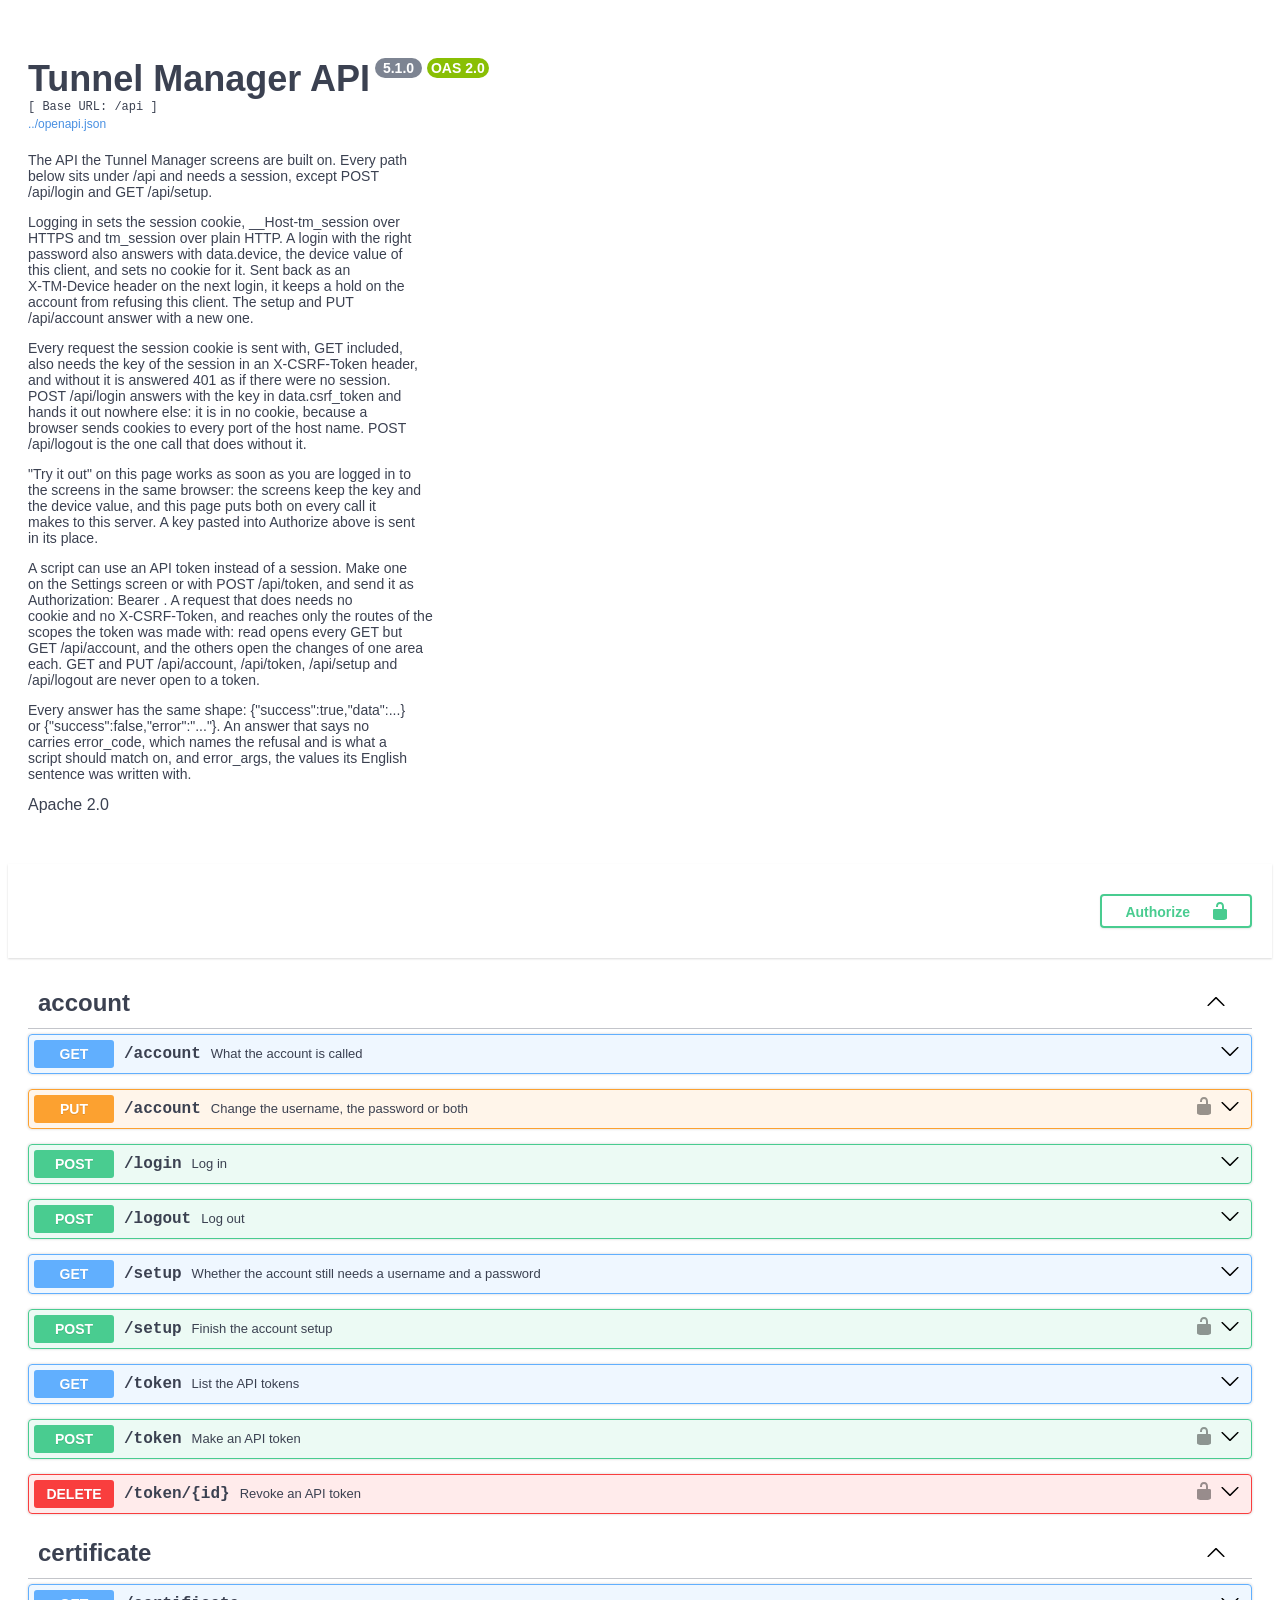
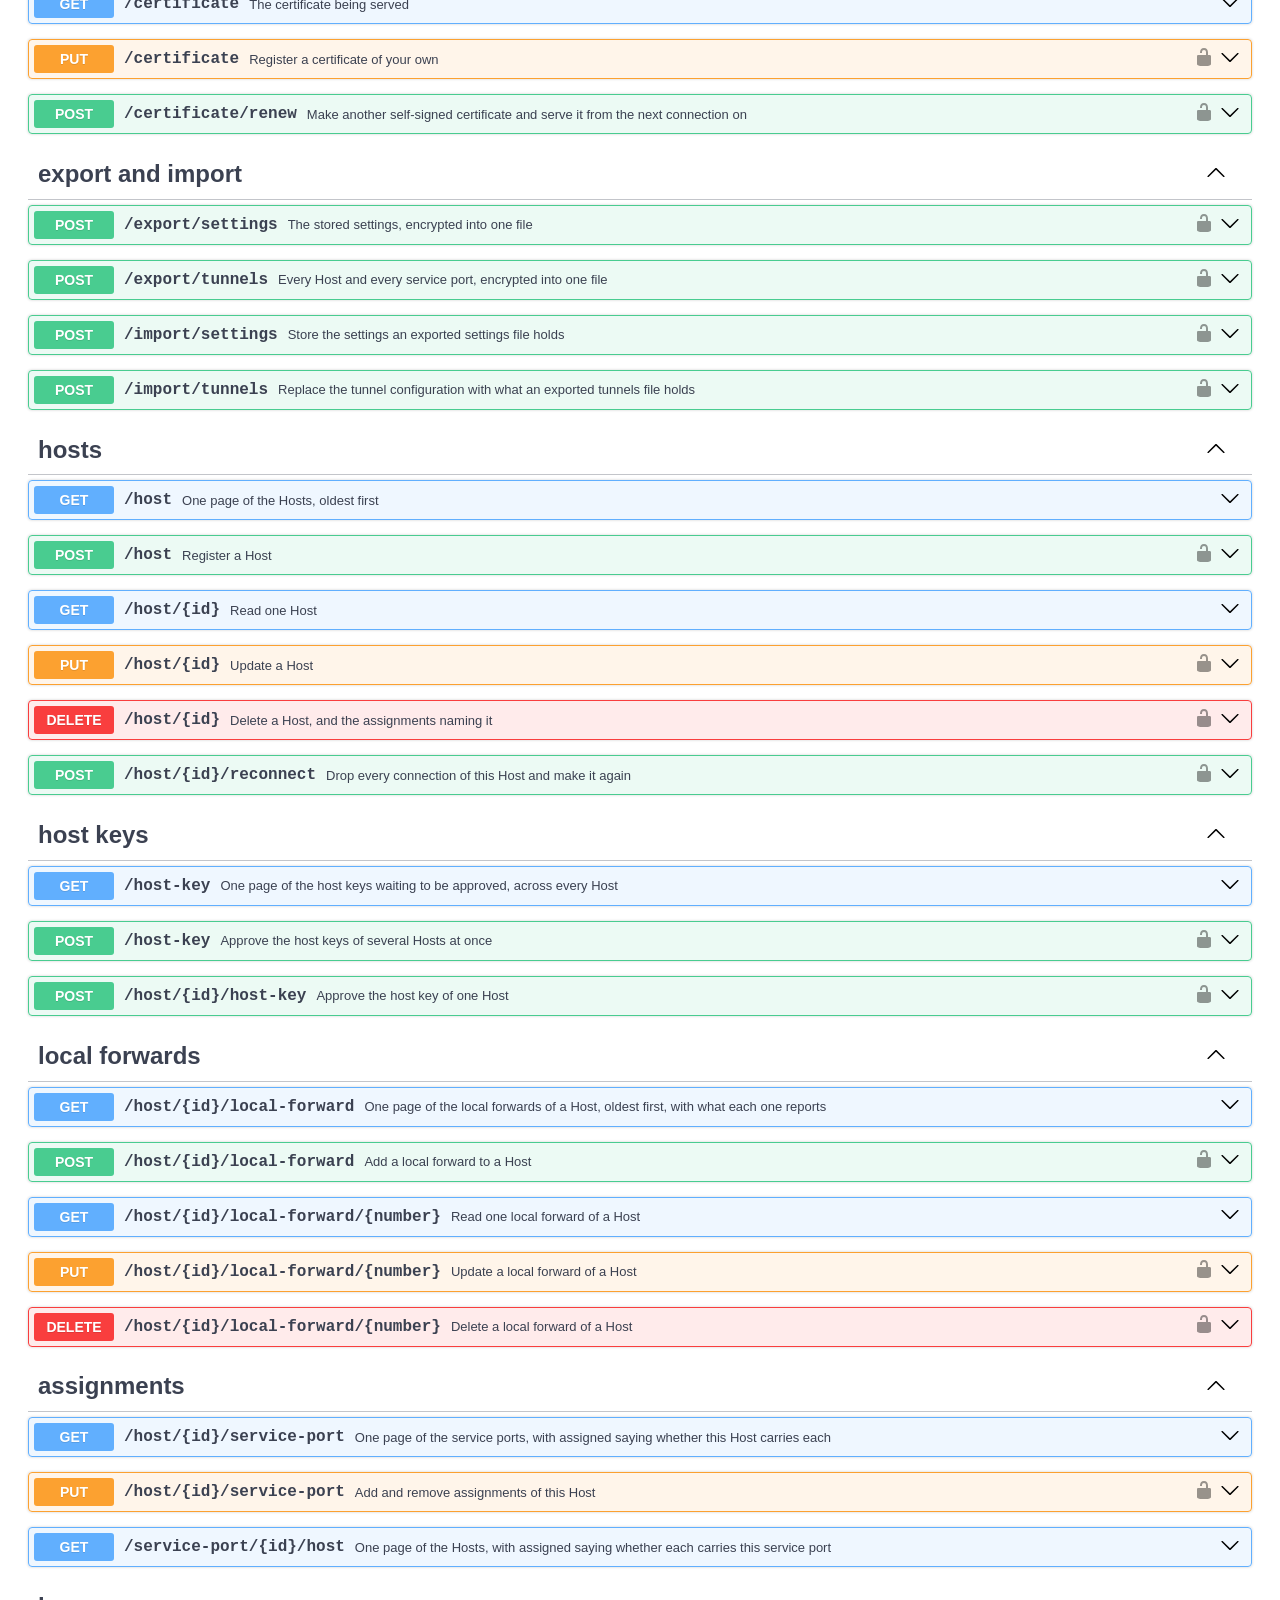
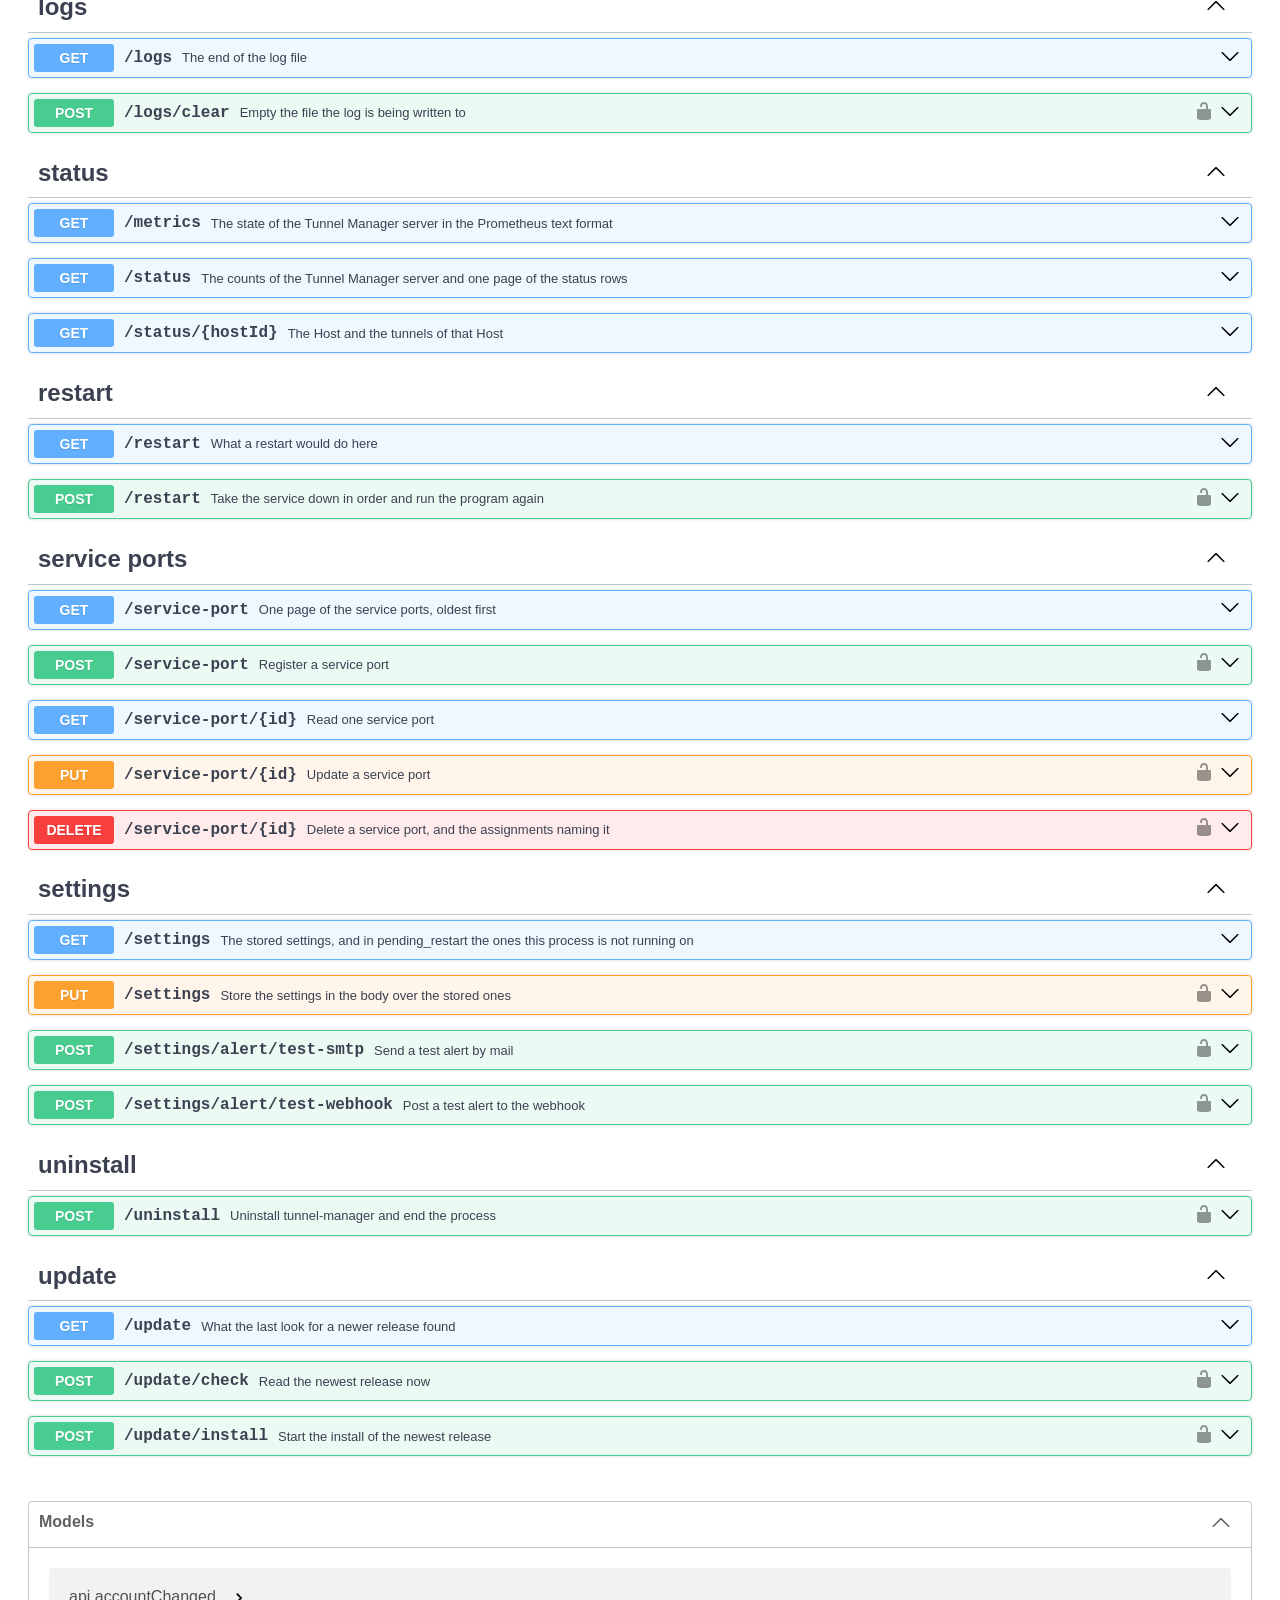
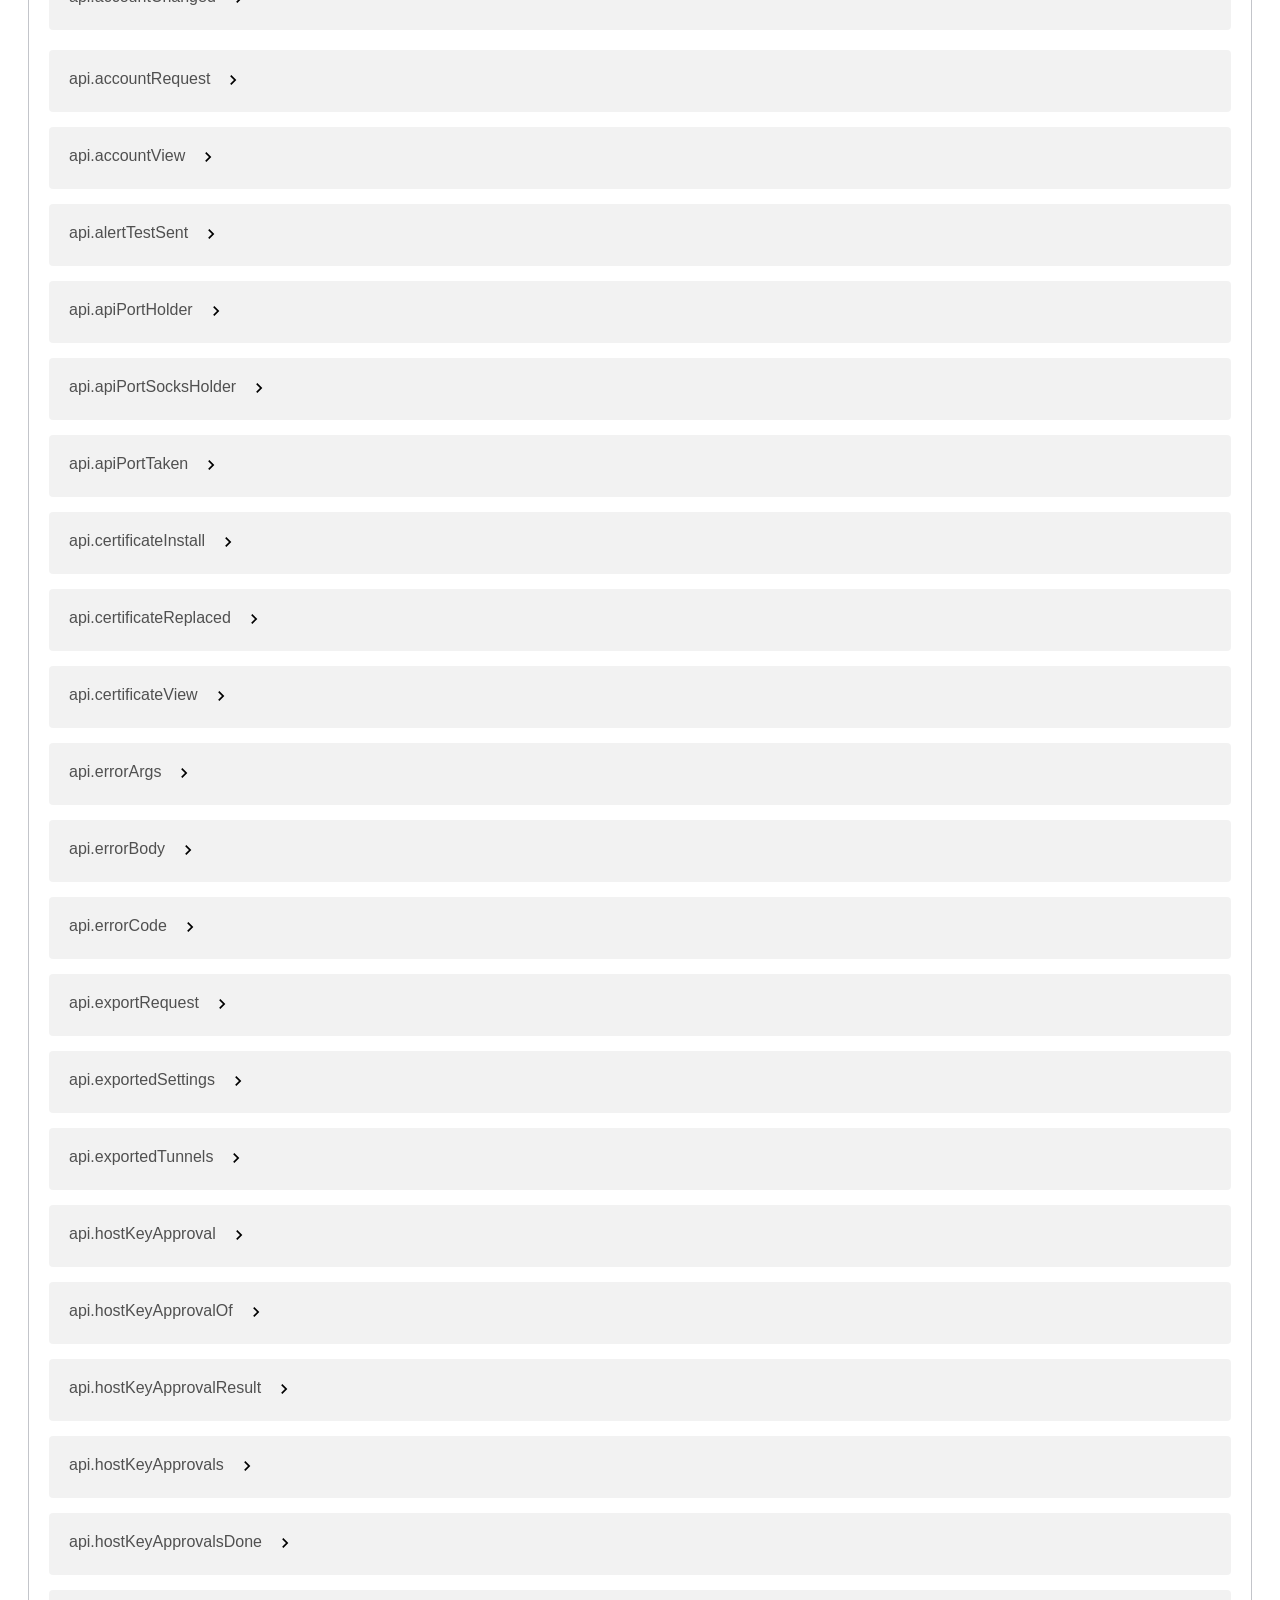
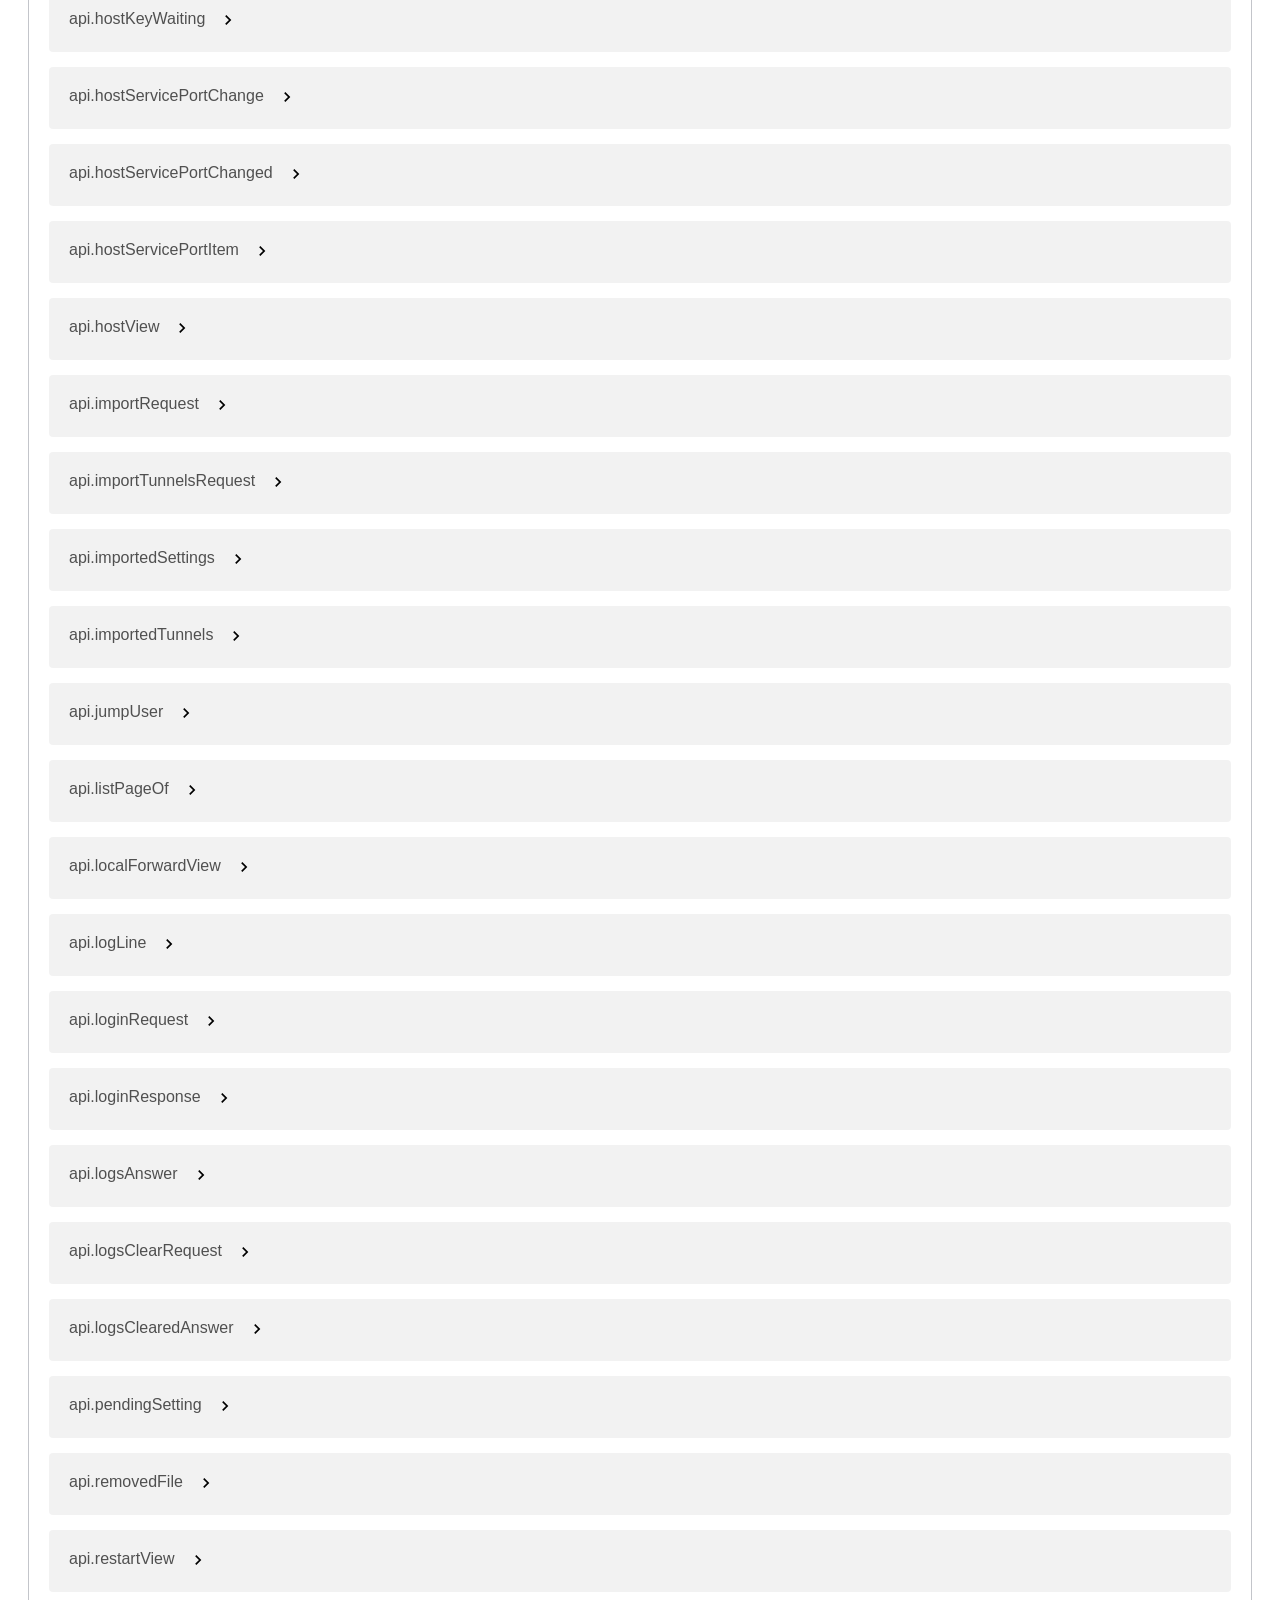
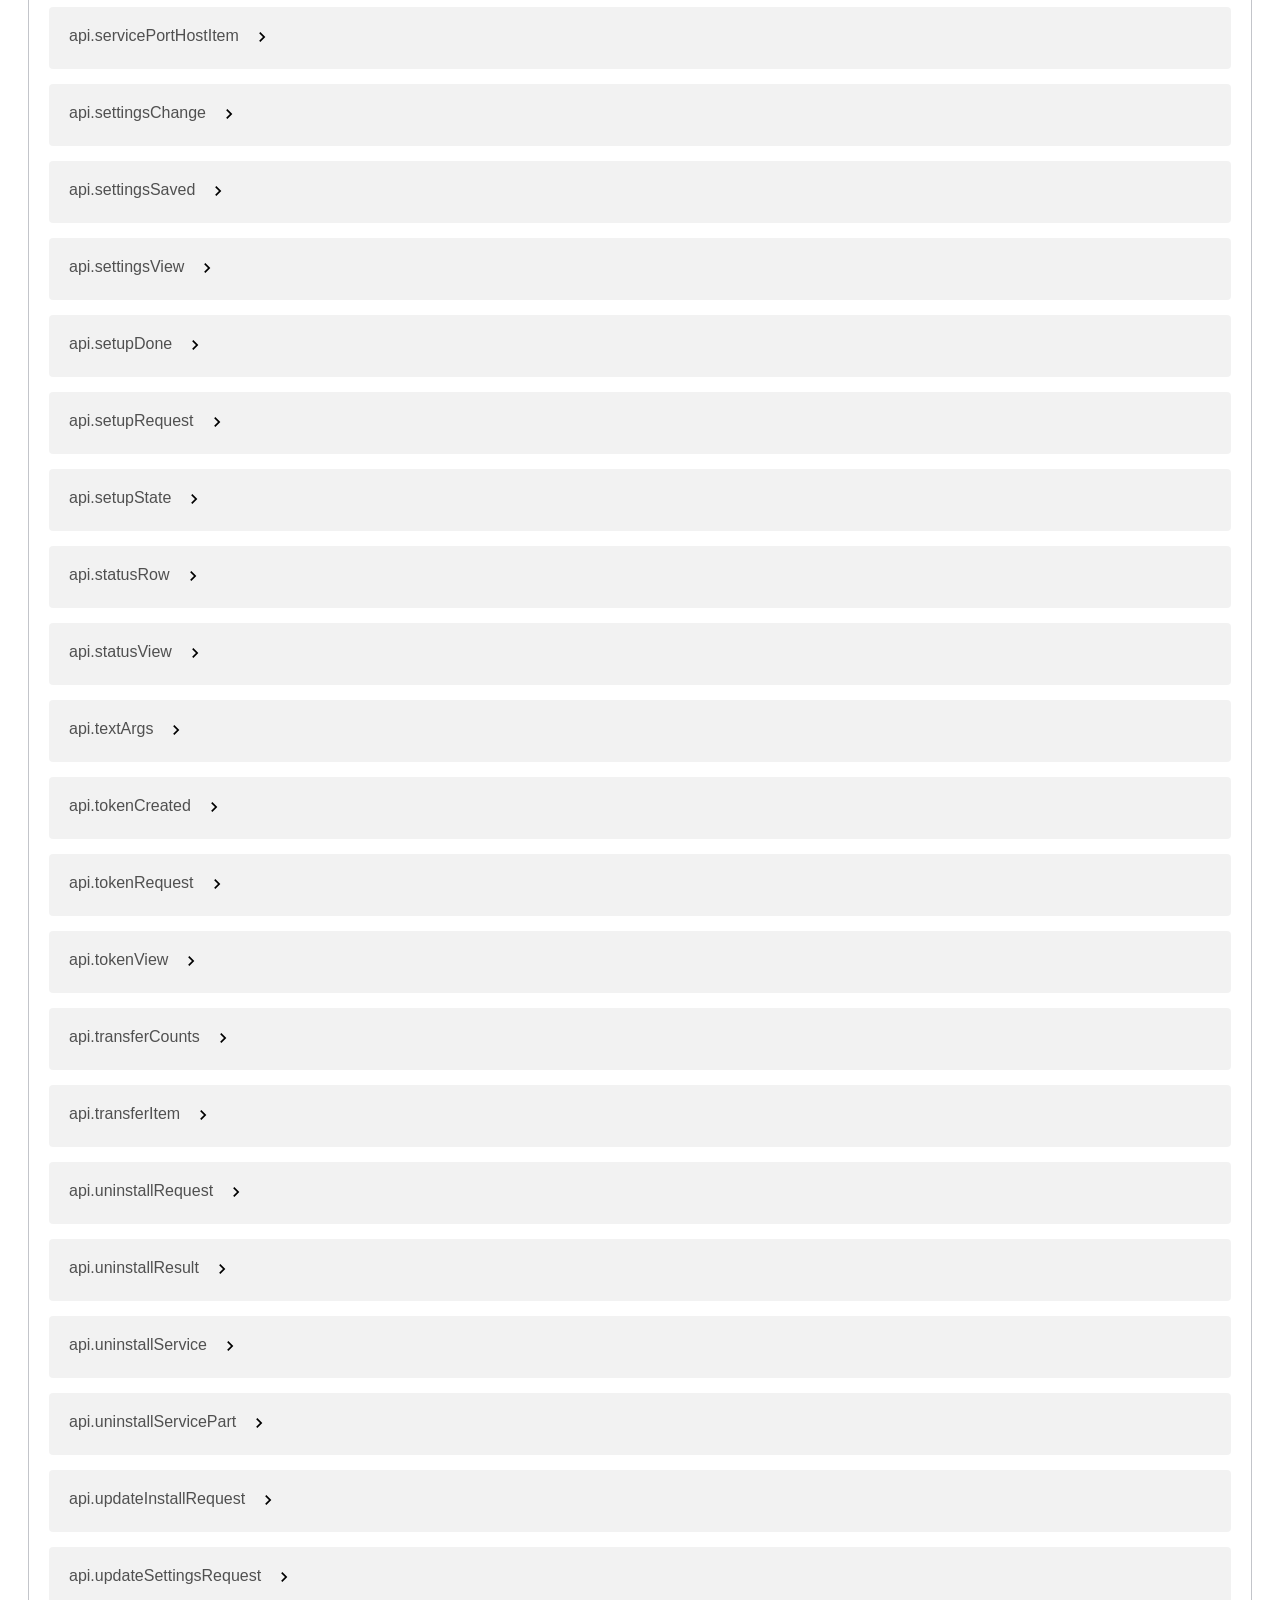
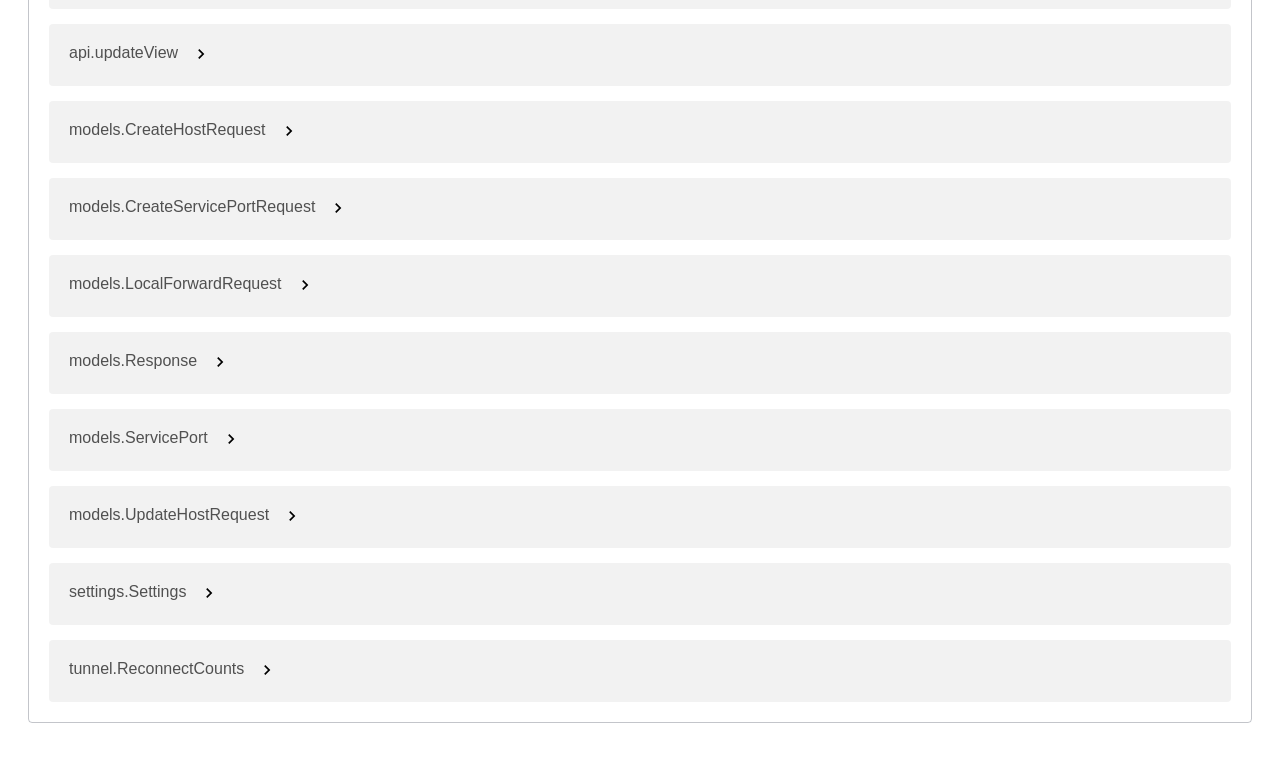
<file: internal/web/static/api-docs/index.html>
<!DOCTYPE html>
<html lang="en">
  <head>
    <meta charset="utf-8" />
    <meta name="viewport" content="width=device-width, initial-scale=1" />
    <title>Tunnel Manager API</title>

    <!--
      The stylesheet and the scripts are files this server holds. Nothing here
      is fetched from a content delivery network: an installation that reaches
      nothing but the hosts it forwards to still has to be able to open this
      page, which is the same reason the operator UI is built into the binary.
    -->
    <link rel="stylesheet" href="swagger-ui.css" />
    <link rel="icon" type="image/png" sizes="32x32" href="/ui/icons/favicon-32.png" />
    <link rel="icon" type="image/png" sizes="192x192" href="/ui/icons/icon-192.png" />
    <link rel="icon" type="image/x-icon" sizes="16x16 32x32 48x48" href="/ui/icons/favicon.ico" />
    <link rel="apple-touch-icon" href="/ui/icons/apple-touch-icon.png" />
  </head>

  <body>
    <div id="swagger-ui"></div>

    <script src="swagger-ui-bundle.js"></script>

    <!--
      The configuration is a file of its own rather than a script written into
      this page. An inline script has to be named by its hash in the policy
      that guards this page, and that hash then has to be produced wherever the
      page is served from; a file only has to be allowed once, as 'self'.
    -->
    <script src="init.js"></script>
  </body>
</html>
</file>
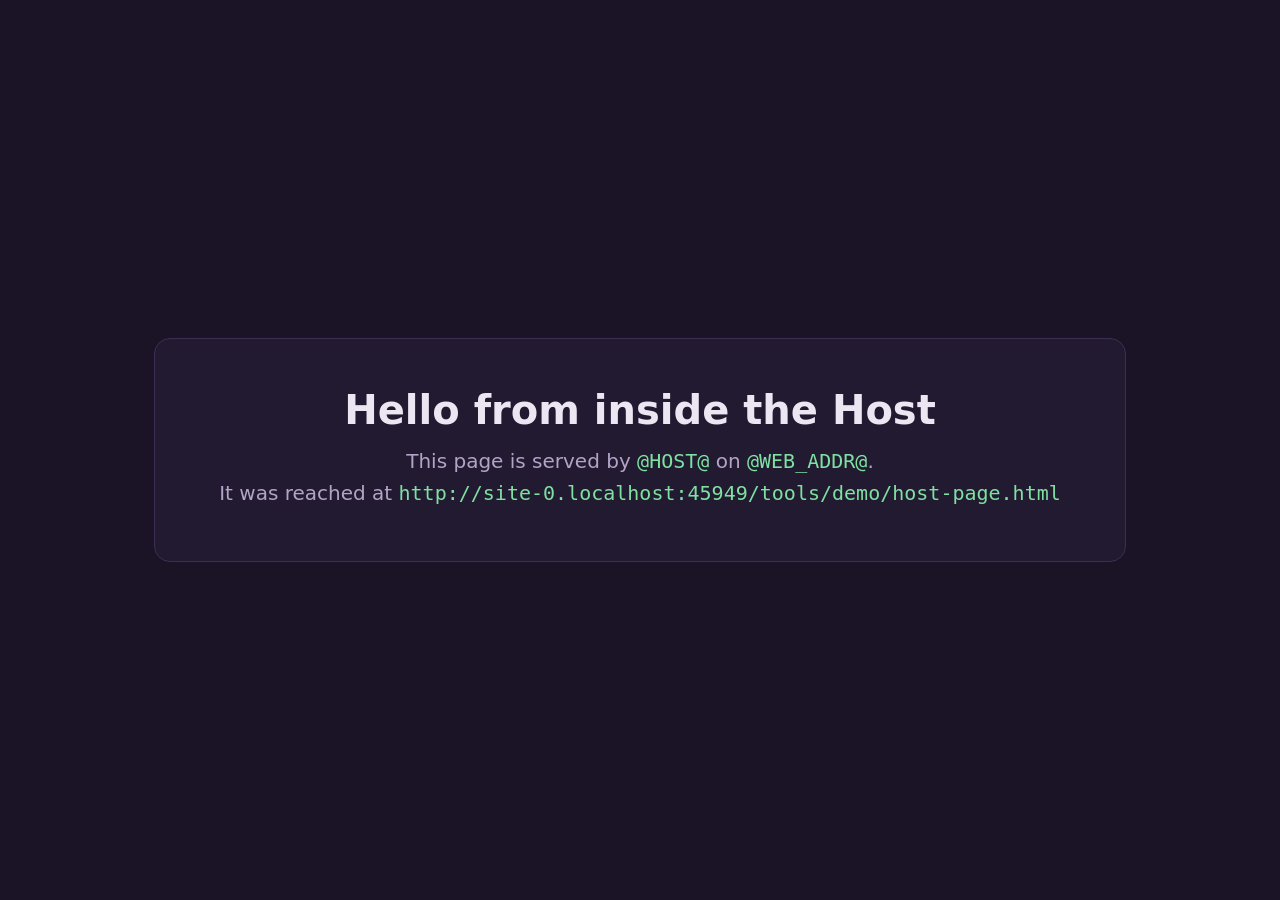
<file: tools/demo/host-page.html>
<!DOCTYPE html>
<html lang="en">
<head>
<meta charset="utf-8">
<title>Inside @HOST@</title>
<style>
  body { margin: 0; min-height: 100vh; display: flex; align-items: center; justify-content: center;
         background: #1a1426; color: #ece6f3; font-family: system-ui, sans-serif; }
  main { text-align: center; padding: 48px 64px; border: 1px solid #3d2f52; border-radius: 16px;
         background: #221a31; }
  h1 { margin: 0 0 16px; font-size: 40px; }
  p { margin: 8px 0; font-size: 20px; color: #b3a3c6; }
  code { color: #7ee0a1; }
</style>
</head>
<body>
<main>
<h1>Hello from inside the Host</h1>
<p>This page is served by <code>@HOST@</code> on <code>@WEB_ADDR@</code>.</p>
<p>It was reached at <code id="address"></code></p>
</main>
<script>document.getElementById("address").textContent = window.location.href;</script>
</body>
</html>
</file>
<file: internal/web/static/api-docs/swagger-ui.css>
.swagger-ui{color:#3b4151;container-name:swagger-ui;container-type:inline-size;/*! normalize.css v7.0.0 | MIT License | github.com/necolas/normalize.css */font-family:sans-serif}.swagger-ui html{line-height:1.15;-ms-text-size-adjust:100%;-webkit-text-size-adjust:100%}.swagger-ui body{margin:0}.swagger-ui article,.swagger-ui aside,.swagger-ui footer,.swagger-ui header,.swagger-ui nav,.swagger-ui section{display:block}.swagger-ui h1{font-size:2em;margin:.67em 0}.swagger-ui figcaption,.swagger-ui figure,.swagger-ui main{display:block}.swagger-ui figure{margin:1em 40px}.swagger-ui hr{box-sizing:content-box;height:0;overflow:visible}.swagger-ui pre{font-family:monospace,monospace;font-size:1em}.swagger-ui a{background-color:transparent;-webkit-text-decoration-skip:objects}.swagger-ui abbr[title]{border-bottom:none;text-decoration:underline;-webkit-text-decoration:underline dotted;text-decoration:underline dotted}.swagger-ui b,.swagger-ui strong{font-weight:inherit;font-weight:bolder}.swagger-ui code,.swagger-ui kbd,.swagger-ui samp{font-family:monospace,monospace;font-size:1em}.swagger-ui dfn{font-style:italic}.swagger-ui mark{background-color:#ff0;color:#000}.swagger-ui small{font-size:80%}.swagger-ui sub,.swagger-ui sup{font-size:75%;line-height:0;position:relative;vertical-align:baseline}.swagger-ui sub{bottom:-.25em}.swagger-ui sup{top:-.5em}.swagger-ui audio,.swagger-ui video{display:inline-block}.swagger-ui audio:not([controls]){display:none;height:0}.swagger-ui img{border-style:none}.swagger-ui svg:not(:root){overflow:hidden}.swagger-ui button,.swagger-ui input,.swagger-ui optgroup,.swagger-ui select,.swagger-ui textarea{font-family:sans-serif;font-size:100%;line-height:1.15;margin:0}.swagger-ui button,.swagger-ui input{overflow:visible}.swagger-ui button,.swagger-ui select{text-transform:none}.swagger-ui [type=reset],.swagger-ui [type=submit],.swagger-ui button,.swagger-ui html [type=button]{-webkit-appearance:button}.swagger-ui [type=button]::-moz-focus-inner,.swagger-ui [type=reset]::-moz-focus-inner,.swagger-ui [type=submit]::-moz-focus-inner,.swagger-ui button::-moz-focus-inner{border-style:none;padding:0}.swagger-ui [type=button]:-moz-focusring,.swagger-ui [type=reset]:-moz-focusring,.swagger-ui [type=submit]:-moz-focusring,.swagger-ui button:-moz-focusring{outline:1px dotted ButtonText}.swagger-ui fieldset{padding:.35em .75em .625em}.swagger-ui legend{box-sizing:border-box;color:inherit;display:table;max-width:100%;padding:0;white-space:normal}.swagger-ui progress{display:inline-block;vertical-align:baseline}.swagger-ui textarea{overflow:auto}.swagger-ui [type=checkbox],.swagger-ui [type=radio]{box-sizing:border-box;padding:0}.swagger-ui [type=number]::-webkit-inner-spin-button,.swagger-ui [type=number]::-webkit-outer-spin-button{height:auto}.swagger-ui [type=search]{-webkit-appearance:textfield;outline-offset:-2px}.swagger-ui [type=search]::-webkit-search-cancel-button,.swagger-ui [type=search]::-webkit-search-decoration{-webkit-appearance:none}.swagger-ui ::-webkit-file-upload-button{-webkit-appearance:button;font:inherit}.swagger-ui details,.swagger-ui menu{display:block}.swagger-ui summary{display:list-item}.swagger-ui canvas{display:inline-block}.swagger-ui [hidden],.swagger-ui template{display:none}.swagger-ui .debug *{outline:1px solid gold}.swagger-ui .debug-white *{outline:1px solid #fff}.swagger-ui .debug-black *{outline:1px solid #000}.swagger-ui .debug-grid{background:transparent url([data-uri]) repeat 0 0}.swagger-ui .debug-grid-16{background:transparent url([data-uri]) repeat 0 0}.swagger-ui .debug-grid-8-solid{background:#fff url([data-uri]) repeat 0 0}.swagger-ui .debug-grid-16-solid{background:#fff url([data-uri]) repeat 0 0}.swagger-ui .border-box,.swagger-ui a,.swagger-ui article,.swagger-ui body,.swagger-ui code,.swagger-ui dd,.swagger-ui div,.swagger-ui dl,.swagger-ui dt,.swagger-ui fieldset,.swagger-ui footer,.swagger-ui form,.swagger-ui h1,.swagger-ui h2,.swagger-ui h3,.swagger-ui h4,.swagger-ui h5,.swagger-ui h6,.swagger-ui header,.swagger-ui html,.swagger-ui input[type=email],.swagger-ui input[type=number],.swagger-ui input[type=password],.swagger-ui input[type=tel],.swagger-ui input[type=text],.swagger-ui input[type=url],.swagger-ui legend,.swagger-ui li,.swagger-ui main,.swagger-ui ol,.swagger-ui p,.swagger-ui pre,.swagger-ui section,.swagger-ui table,.swagger-ui td,.swagger-ui textarea,.swagger-ui th,.swagger-ui tr,.swagger-ui ul{box-sizing:border-box}.swagger-ui .aspect-ratio{height:0;position:relative}.swagger-ui .aspect-ratio--16x9{padding-bottom:56.25%}.swagger-ui .aspect-ratio--9x16{padding-bottom:177.77%}.swagger-ui .aspect-ratio--4x3{padding-bottom:75%}.swagger-ui .aspect-ratio--3x4{padding-bottom:133.33%}.swagger-ui .aspect-ratio--6x4{padding-bottom:66.6%}.swagger-ui .aspect-ratio--4x6{padding-bottom:150%}.swagger-ui .aspect-ratio--8x5{padding-bottom:62.5%}.swagger-ui .aspect-ratio--5x8{padding-bottom:160%}.swagger-ui .aspect-ratio--7x5{padding-bottom:71.42%}.swagger-ui .aspect-ratio--5x7{padding-bottom:140%}.swagger-ui .aspect-ratio--1x1{padding-bottom:100%}.swagger-ui .aspect-ratio--object{bottom:0;height:100%;left:0;position:absolute;right:0;top:0;width:100%;z-index:100}@media screen and (min-width:30em){.swagger-ui .aspect-ratio-ns{height:0;position:relative}.swagger-ui .aspect-ratio--16x9-ns{padding-bottom:56.25%}.swagger-ui .aspect-ratio--9x16-ns{padding-bottom:177.77%}.swagger-ui .aspect-ratio--4x3-ns{padding-bottom:75%}.swagger-ui .aspect-ratio--3x4-ns{padding-bottom:133.33%}.swagger-ui .aspect-ratio--6x4-ns{padding-bottom:66.6%}.swagger-ui .aspect-ratio--4x6-ns{padding-bottom:150%}.swagger-ui .aspect-ratio--8x5-ns{padding-bottom:62.5%}.swagger-ui .aspect-ratio--5x8-ns{padding-bottom:160%}.swagger-ui .aspect-ratio--7x5-ns{padding-bottom:71.42%}.swagger-ui .aspect-ratio--5x7-ns{padding-bottom:140%}.swagger-ui .aspect-ratio--1x1-ns{padding-bottom:100%}.swagger-ui .aspect-ratio--object-ns{bottom:0;height:100%;left:0;position:absolute;right:0;top:0;width:100%;z-index:100}}@media screen and (min-width:30em)and (max-width:60em){.swagger-ui .aspect-ratio-m{height:0;position:relative}.swagger-ui .aspect-ratio--16x9-m{padding-bottom:56.25%}.swagger-ui .aspect-ratio--9x16-m{padding-bottom:177.77%}.swagger-ui .aspect-ratio--4x3-m{padding-bottom:75%}.swagger-ui .aspect-ratio--3x4-m{padding-bottom:133.33%}.swagger-ui .aspect-ratio--6x4-m{padding-bottom:66.6%}.swagger-ui .aspect-ratio--4x6-m{padding-bottom:150%}.swagger-ui .aspect-ratio--8x5-m{padding-bottom:62.5%}.swagger-ui .aspect-ratio--5x8-m{padding-bottom:160%}.swagger-ui .aspect-ratio--7x5-m{padding-bottom:71.42%}.swagger-ui .aspect-ratio--5x7-m{padding-bottom:140%}.swagger-ui .aspect-ratio--1x1-m{padding-bottom:100%}.swagger-ui .aspect-ratio--object-m{bottom:0;height:100%;left:0;position:absolute;right:0;top:0;width:100%;z-index:100}}@media screen and (min-width:60em){.swagger-ui .aspect-ratio-l{height:0;position:relative}.swagger-ui .aspect-ratio--16x9-l{padding-bottom:56.25%}.swagger-ui .aspect-ratio--9x16-l{padding-bottom:177.77%}.swagger-ui .aspect-ratio--4x3-l{padding-bottom:75%}.swagger-ui .aspect-ratio--3x4-l{padding-bottom:133.33%}.swagger-ui .aspect-ratio--6x4-l{padding-bottom:66.6%}.swagger-ui .aspect-ratio--4x6-l{padding-bottom:150%}.swagger-ui .aspect-ratio--8x5-l{padding-bottom:62.5%}.swagger-ui .aspect-ratio--5x8-l{padding-bottom:160%}.swagger-ui .aspect-ratio--7x5-l{padding-bottom:71.42%}.swagger-ui .aspect-ratio--5x7-l{padding-bottom:140%}.swagger-ui .aspect-ratio--1x1-l{padding-bottom:100%}.swagger-ui .aspect-ratio--object-l{bottom:0;height:100%;left:0;position:absolute;right:0;top:0;width:100%;z-index:100}}.swagger-ui img{max-width:100%}.swagger-ui .cover{background-size:cover!important}.swagger-ui .contain{background-size:contain!important}@media screen and (min-width:30em){.swagger-ui .cover-ns{background-size:cover!important}.swagger-ui .contain-ns{background-size:contain!important}}@media screen and (min-width:30em)and (max-width:60em){.swagger-ui .cover-m{background-size:cover!important}.swagger-ui .contain-m{background-size:contain!important}}@media screen and (min-width:60em){.swagger-ui .cover-l{background-size:cover!important}.swagger-ui .contain-l{background-size:contain!important}}.swagger-ui .bg-center{background-position:50%;background-repeat:no-repeat}.swagger-ui .bg-top{background-position:top;background-repeat:no-repeat}.swagger-ui .bg-right{background-position:100%;background-repeat:no-repeat}.swagger-ui .bg-bottom{background-position:bottom;background-repeat:no-repeat}.swagger-ui .bg-left{background-position:0;background-repeat:no-repeat}@media screen and (min-width:30em){.swagger-ui .bg-center-ns{background-position:50%;background-repeat:no-repeat}.swagger-ui .bg-top-ns{background-position:top;background-repeat:no-repeat}.swagger-ui .bg-right-ns{background-position:100%;background-repeat:no-repeat}.swagger-ui .bg-bottom-ns{background-position:bottom;background-repeat:no-repeat}.swagger-ui .bg-left-ns{background-position:0;background-repeat:no-repeat}}@media screen and (min-width:30em)and (max-width:60em){.swagger-ui .bg-center-m{background-position:50%;background-repeat:no-repeat}.swagger-ui .bg-top-m{background-position:top;background-repeat:no-repeat}.swagger-ui .bg-right-m{background-position:100%;background-repeat:no-repeat}.swagger-ui .bg-bottom-m{background-position:bottom;background-repeat:no-repeat}.swagger-ui .bg-left-m{background-position:0;background-repeat:no-repeat}}@media screen and (min-width:60em){.swagger-ui .bg-center-l{background-position:50%;background-repeat:no-repeat}.swagger-ui .bg-top-l{background-position:top;background-repeat:no-repeat}.swagger-ui .bg-right-l{background-position:100%;background-repeat:no-repeat}.swagger-ui .bg-bottom-l{background-position:bottom;background-repeat:no-repeat}.swagger-ui .bg-left-l{background-position:0;background-repeat:no-repeat}}.swagger-ui .outline{outline:1px solid}.swagger-ui .outline-transparent{outline:1px solid transparent}.swagger-ui .outline-0{outline:0}@media screen and (min-width:30em){.swagger-ui .outline-ns{outline:1px solid}.swagger-ui .outline-transparent-ns{outline:1px solid transparent}.swagger-ui .outline-0-ns{outline:0}}@media screen and (min-width:30em)and (max-width:60em){.swagger-ui .outline-m{outline:1px solid}.swagger-ui .outline-transparent-m{outline:1px solid transparent}.swagger-ui .outline-0-m{outline:0}}@media screen and (min-width:60em){.swagger-ui .outline-l{outline:1px solid}.swagger-ui .outline-transparent-l{outline:1px solid transparent}.swagger-ui .outline-0-l{outline:0}}.swagger-ui .ba{border-style:solid;border-width:1px}.swagger-ui .bt{border-top-style:solid;border-top-width:1px}.swagger-ui .br{border-right-style:solid;border-right-width:1px}.swagger-ui .bb{border-bottom-style:solid;border-bottom-width:1px}.swagger-ui .bl{border-left-style:solid;border-left-width:1px}.swagger-ui .bn{border-style:none;border-width:0}@media screen and (min-width:30em){.swagger-ui .ba-ns{border-style:solid;border-width:1px}.swagger-ui .bt-ns{border-top-style:solid;border-top-width:1px}.swagger-ui .br-ns{border-right-style:solid;border-right-width:1px}.swagger-ui .bb-ns{border-bottom-style:solid;border-bottom-width:1px}.swagger-ui .bl-ns{border-left-style:solid;border-left-width:1px}.swagger-ui .bn-ns{border-style:none;border-width:0}}@media screen and (min-width:30em)and (max-width:60em){.swagger-ui .ba-m{border-style:solid;border-width:1px}.swagger-ui .bt-m{border-top-style:solid;border-top-width:1px}.swagger-ui .br-m{border-right-style:solid;border-right-width:1px}.swagger-ui .bb-m{border-bottom-style:solid;border-bottom-width:1px}.swagger-ui .bl-m{border-left-style:solid;border-left-width:1px}.swagger-ui .bn-m{border-style:none;border-width:0}}@media screen and (min-width:60em){.swagger-ui .ba-l{border-style:solid;border-width:1px}.swagger-ui .bt-l{border-top-style:solid;border-top-width:1px}.swagger-ui .br-l{border-right-style:solid;border-right-width:1px}.swagger-ui .bb-l{border-bottom-style:solid;border-bottom-width:1px}.swagger-ui .bl-l{border-left-style:solid;border-left-width:1px}.swagger-ui .bn-l{border-style:none;border-width:0}}.swagger-ui .b--black{border-color:#000}.swagger-ui .b--near-black{border-color:#111}.swagger-ui .b--dark-gray{border-color:#333}.swagger-ui .b--mid-gray{border-color:#555}.swagger-ui .b--gray{border-color:#777}.swagger-ui .b--silver{border-color:#999}.swagger-ui .b--light-silver{border-color:#aaa}.swagger-ui .b--moon-gray{border-color:#ccc}.swagger-ui .b--light-gray{border-color:#eee}.swagger-ui .b--near-white{border-color:#f4f4f4}.swagger-ui .b--white{border-color:#fff}.swagger-ui .b--white-90{border-color:hsla(0,0%,100%,.9)}.swagger-ui .b--white-80{border-color:hsla(0,0%,100%,.8)}.swagger-ui .b--white-70{border-color:hsla(0,0%,100%,.7)}.swagger-ui .b--white-60{border-color:hsla(0,0%,100%,.6)}.swagger-ui .b--white-50{border-color:hsla(0,0%,100%,.5)}.swagger-ui .b--white-40{border-color:hsla(0,0%,100%,.4)}.swagger-ui .b--white-30{border-color:hsla(0,0%,100%,.3)}.swagger-ui .b--white-20{border-color:hsla(0,0%,100%,.2)}.swagger-ui .b--white-10{border-color:hsla(0,0%,100%,.1)}.swagger-ui .b--white-05{border-color:hsla(0,0%,100%,.05)}.swagger-ui .b--white-025{border-color:hsla(0,0%,100%,.025)}.swagger-ui .b--white-0125{border-color:hsla(0,0%,100%,.013)}.swagger-ui .b--black-90{border-color:rgba(0,0,0,.9)}.swagger-ui .b--black-80{border-color:rgba(0,0,0,.8)}.swagger-ui .b--black-70{border-color:rgba(0,0,0,.7)}.swagger-ui .b--black-60{border-color:rgba(0,0,0,.6)}.swagger-ui .b--black-50{border-color:rgba(0,0,0,.5)}.swagger-ui .b--black-40{border-color:rgba(0,0,0,.4)}.swagger-ui .b--black-30{border-color:rgba(0,0,0,.3)}.swagger-ui .b--black-20{border-color:rgba(0,0,0,.2)}.swagger-ui .b--black-10{border-color:rgba(0,0,0,.1)}.swagger-ui .b--black-05{border-color:rgba(0,0,0,.05)}.swagger-ui .b--black-025{border-color:rgba(0,0,0,.025)}.swagger-ui .b--black-0125{border-color:rgba(0,0,0,.013)}.swagger-ui .b--dark-red{border-color:#e7040f}.swagger-ui .b--red{border-color:#ff4136}.swagger-ui .b--light-red{border-color:#ff725c}.swagger-ui .b--orange{border-color:#ff6300}.swagger-ui .b--gold{border-color:#ffb700}.swagger-ui .b--yellow{border-color:gold}.swagger-ui .b--light-yellow{border-color:#fbf1a9}.swagger-ui .b--purple{border-color:#5e2ca5}.swagger-ui .b--light-purple{border-color:#a463f2}.swagger-ui .b--dark-pink{border-color:#d5008f}.swagger-ui .b--hot-pink{border-color:#ff41b4}.swagger-ui .b--pink{border-color:#ff80cc}.swagger-ui .b--light-pink{border-color:#ffa3d7}.swagger-ui .b--dark-green{border-color:#137752}.swagger-ui .b--green{border-color:#19a974}.swagger-ui .b--light-green{border-color:#9eebcf}.swagger-ui .b--navy{border-color:#001b44}.swagger-ui .b--dark-blue{border-color:#00449e}.swagger-ui .b--blue{border-color:#357edd}.swagger-ui .b--light-blue{border-color:#96ccff}.swagger-ui .b--lightest-blue{border-color:#cdecff}.swagger-ui .b--washed-blue{border-color:#f6fffe}.swagger-ui .b--washed-green{border-color:#e8fdf5}.swagger-ui .b--washed-yellow{border-color:#fffceb}.swagger-ui .b--washed-red{border-color:#ffdfdf}.swagger-ui .b--transparent{border-color:transparent}.swagger-ui .b--inherit{border-color:inherit}.swagger-ui .br0{border-radius:0}.swagger-ui .br1{border-radius:.125rem}.swagger-ui .br2{border-radius:.25rem}.swagger-ui .br3{border-radius:.5rem}.swagger-ui .br4{border-radius:1rem}.swagger-ui .br-100{border-radius:100%}.swagger-ui .br-pill{border-radius:9999px}.swagger-ui .br--bottom{border-top-left-radius:0;border-top-right-radius:0}.swagger-ui .br--top{border-bottom-left-radius:0;border-bottom-right-radius:0}.swagger-ui .br--right{border-bottom-left-radius:0;border-top-left-radius:0}.swagger-ui .br--left{border-bottom-right-radius:0;border-top-right-radius:0}@media screen and (min-width:30em){.swagger-ui .br0-ns{border-radius:0}.swagger-ui .br1-ns{border-radius:.125rem}.swagger-ui .br2-ns{border-radius:.25rem}.swagger-ui .br3-ns{border-radius:.5rem}.swagger-ui .br4-ns{border-radius:1rem}.swagger-ui .br-100-ns{border-radius:100%}.swagger-ui .br-pill-ns{border-radius:9999px}.swagger-ui .br--bottom-ns{border-top-left-radius:0;border-top-right-radius:0}.swagger-ui .br--top-ns{border-bottom-left-radius:0;border-bottom-right-radius:0}.swagger-ui .br--right-ns{border-bottom-left-radius:0;border-top-left-radius:0}.swagger-ui .br--left-ns{border-bottom-right-radius:0;border-top-right-radius:0}}@media screen and (min-width:30em)and (max-width:60em){.swagger-ui .br0-m{border-radius:0}.swagger-ui .br1-m{border-radius:.125rem}.swagger-ui .br2-m{border-radius:.25rem}.swagger-ui .br3-m{border-radius:.5rem}.swagger-ui .br4-m{border-radius:1rem}.swagger-ui .br-100-m{border-radius:100%}.swagger-ui .br-pill-m{border-radius:9999px}.swagger-ui .br--bottom-m{border-top-left-radius:0;border-top-right-radius:0}.swagger-ui .br--top-m{border-bottom-left-radius:0;border-bottom-right-radius:0}.swagger-ui .br--right-m{border-bottom-left-radius:0;border-top-left-radius:0}.swagger-ui .br--left-m{border-bottom-right-radius:0;border-top-right-radius:0}}@media screen and (min-width:60em){.swagger-ui .br0-l{border-radius:0}.swagger-ui .br1-l{border-radius:.125rem}.swagger-ui .br2-l{border-radius:.25rem}.swagger-ui .br3-l{border-radius:.5rem}.swagger-ui .br4-l{border-radius:1rem}.swagger-ui .br-100-l{border-radius:100%}.swagger-ui .br-pill-l{border-radius:9999px}.swagger-ui .br--bottom-l{border-top-left-radius:0;border-top-right-radius:0}.swagger-ui .br--top-l{border-bottom-left-radius:0;border-bottom-right-radius:0}.swagger-ui .br--right-l{border-bottom-left-radius:0;border-top-left-radius:0}.swagger-ui .br--left-l{border-bottom-right-radius:0;border-top-right-radius:0}}.swagger-ui .b--dotted{border-style:dotted}.swagger-ui .b--dashed{border-style:dashed}.swagger-ui .b--solid{border-style:solid}.swagger-ui .b--none{border-style:none}@media screen and (min-width:30em){.swagger-ui .b--dotted-ns{border-style:dotted}.swagger-ui .b--dashed-ns{border-style:dashed}.swagger-ui .b--solid-ns{border-style:solid}.swagger-ui .b--none-ns{border-style:none}}@media screen and (min-width:30em)and (max-width:60em){.swagger-ui .b--dotted-m{border-style:dotted}.swagger-ui .b--dashed-m{border-style:dashed}.swagger-ui .b--solid-m{border-style:solid}.swagger-ui .b--none-m{border-style:none}}@media screen and (min-width:60em){.swagger-ui .b--dotted-l{border-style:dotted}.swagger-ui .b--dashed-l{border-style:dashed}.swagger-ui .b--solid-l{border-style:solid}.swagger-ui .b--none-l{border-style:none}}.swagger-ui .bw0{border-width:0}.swagger-ui .bw1{border-width:.125rem}.swagger-ui .bw2{border-width:.25rem}.swagger-ui .bw3{border-width:.5rem}.swagger-ui .bw4{border-width:1rem}.swagger-ui .bw5{border-width:2rem}.swagger-ui .bt-0{border-top-width:0}.swagger-ui .br-0{border-right-width:0}.swagger-ui .bb-0{border-bottom-width:0}.swagger-ui .bl-0{border-left-width:0}@media screen and (min-width:30em){.swagger-ui .bw0-ns{border-width:0}.swagger-ui .bw1-ns{border-width:.125rem}.swagger-ui .bw2-ns{border-width:.25rem}.swagger-ui .bw3-ns{border-width:.5rem}.swagger-ui .bw4-ns{border-width:1rem}.swagger-ui .bw5-ns{border-width:2rem}.swagger-ui .bt-0-ns{border-top-width:0}.swagger-ui .br-0-ns{border-right-width:0}.swagger-ui .bb-0-ns{border-bottom-width:0}.swagger-ui .bl-0-ns{border-left-width:0}}@media screen and (min-width:30em)and (max-width:60em){.swagger-ui .bw0-m{border-width:0}.swagger-ui .bw1-m{border-width:.125rem}.swagger-ui .bw2-m{border-width:.25rem}.swagger-ui .bw3-m{border-width:.5rem}.swagger-ui .bw4-m{border-width:1rem}.swagger-ui .bw5-m{border-width:2rem}.swagger-ui .bt-0-m{border-top-width:0}.swagger-ui .br-0-m{border-right-width:0}.swagger-ui .bb-0-m{border-bottom-width:0}.swagger-ui .bl-0-m{border-left-width:0}}@media screen and (min-width:60em){.swagger-ui .bw0-l{border-width:0}.swagger-ui .bw1-l{border-width:.125rem}.swagger-ui .bw2-l{border-width:.25rem}.swagger-ui .bw3-l{border-width:.5rem}.swagger-ui .bw4-l{border-width:1rem}.swagger-ui .bw5-l{border-width:2rem}.swagger-ui .bt-0-l{border-top-width:0}.swagger-ui .br-0-l{border-right-width:0}.swagger-ui .bb-0-l{border-bottom-width:0}.swagger-ui .bl-0-l{border-left-width:0}}.swagger-ui .shadow-1{box-shadow:0 0 4px 2px rgba(0,0,0,.2)}.swagger-ui .shadow-2{box-shadow:0 0 8px 2px rgba(0,0,0,.2)}.swagger-ui .shadow-3{box-shadow:2px 2px 4px 2px rgba(0,0,0,.2)}.swagger-ui .shadow-4{box-shadow:2px 2px 8px 0 rgba(0,0,0,.2)}.swagger-ui .shadow-5{box-shadow:4px 4px 8px 0 rgba(0,0,0,.2)}@media screen and (min-width:30em){.swagger-ui .shadow-1-ns{box-shadow:0 0 4px 2px rgba(0,0,0,.2)}.swagger-ui .shadow-2-ns{box-shadow:0 0 8px 2px rgba(0,0,0,.2)}.swagger-ui .shadow-3-ns{box-shadow:2px 2px 4px 2px rgba(0,0,0,.2)}.swagger-ui .shadow-4-ns{box-shadow:2px 2px 8px 0 rgba(0,0,0,.2)}.swagger-ui .shadow-5-ns{box-shadow:4px 4px 8px 0 rgba(0,0,0,.2)}}@media screen and (min-width:30em)and (max-width:60em){.swagger-ui .shadow-1-m{box-shadow:0 0 4px 2px rgba(0,0,0,.2)}.swagger-ui .shadow-2-m{box-shadow:0 0 8px 2px rgba(0,0,0,.2)}.swagger-ui .shadow-3-m{box-shadow:2px 2px 4px 2px rgba(0,0,0,.2)}.swagger-ui .shadow-4-m{box-shadow:2px 2px 8px 0 rgba(0,0,0,.2)}.swagger-ui .shadow-5-m{box-shadow:4px 4px 8px 0 rgba(0,0,0,.2)}}@media screen and (min-width:60em){.swagger-ui .shadow-1-l{box-shadow:0 0 4px 2px rgba(0,0,0,.2)}.swagger-ui .shadow-2-l{box-shadow:0 0 8px 2px rgba(0,0,0,.2)}.swagger-ui .shadow-3-l{box-shadow:2px 2px 4px 2px rgba(0,0,0,.2)}.swagger-ui .shadow-4-l{box-shadow:2px 2px 8px 0 rgba(0,0,0,.2)}.swagger-ui .shadow-5-l{box-shadow:4px 4px 8px 0 rgba(0,0,0,.2)}}.swagger-ui .pre{overflow-x:auto;overflow-y:hidden;overflow:scroll}.swagger-ui .top-0{top:0}.swagger-ui .right-0{right:0}.swagger-ui .bottom-0{bottom:0}.swagger-ui .left-0{left:0}.swagger-ui .top-1{top:1rem}.swagger-ui .right-1{right:1rem}.swagger-ui .bottom-1{bottom:1rem}.swagger-ui .left-1{left:1rem}.swagger-ui .top-2{top:2rem}.swagger-ui .right-2{right:2rem}.swagger-ui .bottom-2{bottom:2rem}.swagger-ui .left-2{left:2rem}.swagger-ui .top--1{top:-1rem}.swagger-ui .right--1{right:-1rem}.swagger-ui .bottom--1{bottom:-1rem}.swagger-ui .left--1{left:-1rem}.swagger-ui .top--2{top:-2rem}.swagger-ui .right--2{right:-2rem}.swagger-ui .bottom--2{bottom:-2rem}.swagger-ui .left--2{left:-2rem}.swagger-ui .absolute--fill{bottom:0;left:0;right:0;top:0}@media screen and (min-width:30em){.swagger-ui .top-0-ns{top:0}.swagger-ui .left-0-ns{left:0}.swagger-ui .right-0-ns{right:0}.swagger-ui .bottom-0-ns{bottom:0}.swagger-ui .top-1-ns{top:1rem}.swagger-ui .left-1-ns{left:1rem}.swagger-ui .right-1-ns{right:1rem}.swagger-ui .bottom-1-ns{bottom:1rem}.swagger-ui .top-2-ns{top:2rem}.swagger-ui .left-2-ns{left:2rem}.swagger-ui .right-2-ns{right:2rem}.swagger-ui .bottom-2-ns{bottom:2rem}.swagger-ui .top--1-ns{top:-1rem}.swagger-ui .right--1-ns{right:-1rem}.swagger-ui .bottom--1-ns{bottom:-1rem}.swagger-ui .left--1-ns{left:-1rem}.swagger-ui .top--2-ns{top:-2rem}.swagger-ui .right--2-ns{right:-2rem}.swagger-ui .bottom--2-ns{bottom:-2rem}.swagger-ui .left--2-ns{left:-2rem}.swagger-ui .absolute--fill-ns{bottom:0;left:0;right:0;top:0}}@media screen and (min-width:30em)and (max-width:60em){.swagger-ui .top-0-m{top:0}.swagger-ui .left-0-m{left:0}.swagger-ui .right-0-m{right:0}.swagger-ui .bottom-0-m{bottom:0}.swagger-ui .top-1-m{top:1rem}.swagger-ui .left-1-m{left:1rem}.swagger-ui .right-1-m{right:1rem}.swagger-ui .bottom-1-m{bottom:1rem}.swagger-ui .top-2-m{top:2rem}.swagger-ui .left-2-m{left:2rem}.swagger-ui .right-2-m{right:2rem}.swagger-ui .bottom-2-m{bottom:2rem}.swagger-ui .top--1-m{top:-1rem}.swagger-ui .right--1-m{right:-1rem}.swagger-ui .bottom--1-m{bottom:-1rem}.swagger-ui .left--1-m{left:-1rem}.swagger-ui .top--2-m{top:-2rem}.swagger-ui .right--2-m{right:-2rem}.swagger-ui .bottom--2-m{bottom:-2rem}.swagger-ui .left--2-m{left:-2rem}.swagger-ui .absolute--fill-m{bottom:0;left:0;right:0;top:0}}@media screen and (min-width:60em){.swagger-ui .top-0-l{top:0}.swagger-ui .left-0-l{left:0}.swagger-ui .right-0-l{right:0}.swagger-ui .bottom-0-l{bottom:0}.swagger-ui .top-1-l{top:1rem}.swagger-ui .left-1-l{left:1rem}.swagger-ui .right-1-l{right:1rem}.swagger-ui .bottom-1-l{bottom:1rem}.swagger-ui .top-2-l{top:2rem}.swagger-ui .left-2-l{left:2rem}.swagger-ui .right-2-l{right:2rem}.swagger-ui .bottom-2-l{bottom:2rem}.swagger-ui .top--1-l{top:-1rem}.swagger-ui .right--1-l{right:-1rem}.swagger-ui .bottom--1-l{bottom:-1rem}.swagger-ui .left--1-l{left:-1rem}.swagger-ui .top--2-l{top:-2rem}.swagger-ui .right--2-l{right:-2rem}.swagger-ui .bottom--2-l{bottom:-2rem}.swagger-ui .left--2-l{left:-2rem}.swagger-ui .absolute--fill-l{bottom:0;left:0;right:0;top:0}}.swagger-ui .cf:after,.swagger-ui .cf:before{content:" ";display:table}.swagger-ui .cf:after{clear:both}.swagger-ui .cf{zoom:1}.swagger-ui .cl{clear:left}.swagger-ui .cr{clear:right}.swagger-ui .cb{clear:both}.swagger-ui .cn{clear:none}@media screen and (min-width:30em){.swagger-ui .cl-ns{clear:left}.swagger-ui .cr-ns{clear:right}.swagger-ui .cb-ns{clear:both}.swagger-ui .cn-ns{clear:none}}@media screen and (min-width:30em)and (max-width:60em){.swagger-ui .cl-m{clear:left}.swagger-ui .cr-m{clear:right}.swagger-ui .cb-m{clear:both}.swagger-ui .cn-m{clear:none}}@media screen and (min-width:60em){.swagger-ui .cl-l{clear:left}.swagger-ui .cr-l{clear:right}.swagger-ui .cb-l{clear:both}.swagger-ui .cn-l{clear:none}}.swagger-ui .flex{display:flex}.swagger-ui .inline-flex{display:inline-flex}.swagger-ui .flex-auto{flex:1 1 auto;min-height:0;min-width:0}.swagger-ui .flex-none{flex:none}.swagger-ui .flex-column{flex-direction:column}.swagger-ui .flex-row{flex-direction:row}.swagger-ui .flex-wrap{flex-wrap:wrap}.swagger-ui .flex-nowrap{flex-wrap:nowrap}.swagger-ui .flex-wrap-reverse{flex-wrap:wrap-reverse}.swagger-ui .flex-column-reverse{flex-direction:column-reverse}.swagger-ui .flex-row-reverse{flex-direction:row-reverse}.swagger-ui .items-start{align-items:flex-start}.swagger-ui .items-end{align-items:flex-end}.swagger-ui .items-center{align-items:center}.swagger-ui .items-baseline{align-items:baseline}.swagger-ui .items-stretch{align-items:stretch}.swagger-ui .self-start{align-self:flex-start}.swagger-ui .self-end{align-self:flex-end}.swagger-ui .self-center{align-self:center}.swagger-ui .self-baseline{align-self:baseline}.swagger-ui .self-stretch{align-self:stretch}.swagger-ui .justify-start{justify-content:flex-start}.swagger-ui .justify-end{justify-content:flex-end}.swagger-ui .justify-center{justify-content:center}.swagger-ui .justify-between{justify-content:space-between}.swagger-ui .justify-around{justify-content:space-around}.swagger-ui .content-start{align-content:flex-start}.swagger-ui .content-end{align-content:flex-end}.swagger-ui .content-center{align-content:center}.swagger-ui .content-between{align-content:space-between}.swagger-ui .content-around{align-content:space-around}.swagger-ui .content-stretch{align-content:stretch}.swagger-ui .order-0{order:0}.swagger-ui .order-1{order:1}.swagger-ui .order-2{order:2}.swagger-ui .order-3{order:3}.swagger-ui .order-4{order:4}.swagger-ui .order-5{order:5}.swagger-ui .order-6{order:6}.swagger-ui .order-7{order:7}.swagger-ui .order-8{order:8}.swagger-ui .order-last{order:99999}.swagger-ui .flex-grow-0{flex-grow:0}.swagger-ui .flex-grow-1{flex-grow:1}.swagger-ui .flex-shrink-0{flex-shrink:0}.swagger-ui .flex-shrink-1{flex-shrink:1}@media screen and (min-width:30em){.swagger-ui .flex-ns{display:flex}.swagger-ui .inline-flex-ns{display:inline-flex}.swagger-ui .flex-auto-ns{flex:1 1 auto;min-height:0;min-width:0}.swagger-ui .flex-none-ns{flex:none}.swagger-ui .flex-column-ns{flex-direction:column}.swagger-ui .flex-row-ns{flex-direction:row}.swagger-ui .flex-wrap-ns{flex-wrap:wrap}.swagger-ui .flex-nowrap-ns{flex-wrap:nowrap}.swagger-ui .flex-wrap-reverse-ns{flex-wrap:wrap-reverse}.swagger-ui .flex-column-reverse-ns{flex-direction:column-reverse}.swagger-ui .flex-row-reverse-ns{flex-direction:row-reverse}.swagger-ui .items-start-ns{align-items:flex-start}.swagger-ui .items-end-ns{align-items:flex-end}.swagger-ui .items-center-ns{align-items:center}.swagger-ui .items-baseline-ns{align-items:baseline}.swagger-ui .items-stretch-ns{align-items:stretch}.swagger-ui .self-start-ns{align-self:flex-start}.swagger-ui .self-end-ns{align-self:flex-end}.swagger-ui .self-center-ns{align-self:center}.swagger-ui .self-baseline-ns{align-self:baseline}.swagger-ui .self-stretch-ns{align-self:stretch}.swagger-ui .justify-start-ns{justify-content:flex-start}.swagger-ui .justify-end-ns{justify-content:flex-end}.swagger-ui .justify-center-ns{justify-content:center}.swagger-ui .justify-between-ns{justify-content:space-between}.swagger-ui .justify-around-ns{justify-content:space-around}.swagger-ui .content-start-ns{align-content:flex-start}.swagger-ui .content-end-ns{align-content:flex-end}.swagger-ui .content-center-ns{align-content:center}.swagger-ui .content-between-ns{align-content:space-between}.swagger-ui .content-around-ns{align-content:space-around}.swagger-ui .content-stretch-ns{align-content:stretch}.swagger-ui .order-0-ns{order:0}.swagger-ui .order-1-ns{order:1}.swagger-ui .order-2-ns{order:2}.swagger-ui .order-3-ns{order:3}.swagger-ui .order-4-ns{order:4}.swagger-ui .order-5-ns{order:5}.swagger-ui .order-6-ns{order:6}.swagger-ui .order-7-ns{order:7}.swagger-ui .order-8-ns{order:8}.swagger-ui .order-last-ns{order:99999}.swagger-ui .flex-grow-0-ns{flex-grow:0}.swagger-ui .flex-grow-1-ns{flex-grow:1}.swagger-ui .flex-shrink-0-ns{flex-shrink:0}.swagger-ui .flex-shrink-1-ns{flex-shrink:1}}@media screen and (min-width:30em)and (max-width:60em){.swagger-ui .flex-m{display:flex}.swagger-ui .inline-flex-m{display:inline-flex}.swagger-ui .flex-auto-m{flex:1 1 auto;min-height:0;min-width:0}.swagger-ui .flex-none-m{flex:none}.swagger-ui .flex-column-m{flex-direction:column}.swagger-ui .flex-row-m{flex-direction:row}.swagger-ui .flex-wrap-m{flex-wrap:wrap}.swagger-ui .flex-nowrap-m{flex-wrap:nowrap}.swagger-ui .flex-wrap-reverse-m{flex-wrap:wrap-reverse}.swagger-ui .flex-column-reverse-m{flex-direction:column-reverse}.swagger-ui .flex-row-reverse-m{flex-direction:row-reverse}.swagger-ui .items-start-m{align-items:flex-start}.swagger-ui .items-end-m{align-items:flex-end}.swagger-ui .items-center-m{align-items:center}.swagger-ui .items-baseline-m{align-items:baseline}.swagger-ui .items-stretch-m{align-items:stretch}.swagger-ui .self-start-m{align-self:flex-start}.swagger-ui .self-end-m{align-self:flex-end}.swagger-ui .self-center-m{align-self:center}.swagger-ui .self-baseline-m{align-self:baseline}.swagger-ui .self-stretch-m{align-self:stretch}.swagger-ui .justify-start-m{justify-content:flex-start}.swagger-ui .justify-end-m{justify-content:flex-end}.swagger-ui .justify-center-m{justify-content:center}.swagger-ui .justify-between-m{justify-content:space-between}.swagger-ui .justify-around-m{justify-content:space-around}.swagger-ui .content-start-m{align-content:flex-start}.swagger-ui .content-end-m{align-content:flex-end}.swagger-ui .content-center-m{align-content:center}.swagger-ui .content-between-m{align-content:space-between}.swagger-ui .content-around-m{align-content:space-around}.swagger-ui .content-stretch-m{align-content:stretch}.swagger-ui .order-0-m{order:0}.swagger-ui .order-1-m{order:1}.swagger-ui .order-2-m{order:2}.swagger-ui .order-3-m{order:3}.swagger-ui .order-4-m{order:4}.swagger-ui .order-5-m{order:5}.swagger-ui .order-6-m{order:6}.swagger-ui .order-7-m{order:7}.swagger-ui .order-8-m{order:8}.swagger-ui .order-last-m{order:99999}.swagger-ui .flex-grow-0-m{flex-grow:0}.swagger-ui .flex-grow-1-m{flex-grow:1}.swagger-ui .flex-shrink-0-m{flex-shrink:0}.swagger-ui .flex-shrink-1-m{flex-shrink:1}}@media screen and (min-width:60em){.swagger-ui .flex-l{display:flex}.swagger-ui .inline-flex-l{display:inline-flex}.swagger-ui .flex-auto-l{flex:1 1 auto;min-height:0;min-width:0}.swagger-ui .flex-none-l{flex:none}.swagger-ui .flex-column-l{flex-direction:column}.swagger-ui .flex-row-l{flex-direction:row}.swagger-ui .flex-wrap-l{flex-wrap:wrap}.swagger-ui .flex-nowrap-l{flex-wrap:nowrap}.swagger-ui .flex-wrap-reverse-l{flex-wrap:wrap-reverse}.swagger-ui .flex-column-reverse-l{flex-direction:column-reverse}.swagger-ui .flex-row-reverse-l{flex-direction:row-reverse}.swagger-ui .items-start-l{align-items:flex-start}.swagger-ui .items-end-l{align-items:flex-end}.swagger-ui .items-center-l{align-items:center}.swagger-ui .items-baseline-l{align-items:baseline}.swagger-ui .items-stretch-l{align-items:stretch}.swagger-ui .self-start-l{align-self:flex-start}.swagger-ui .self-end-l{align-self:flex-end}.swagger-ui .self-center-l{align-self:center}.swagger-ui .self-baseline-l{align-self:baseline}.swagger-ui .self-stretch-l{align-self:stretch}.swagger-ui .justify-start-l{justify-content:flex-start}.swagger-ui .justify-end-l{justify-content:flex-end}.swagger-ui .justify-center-l{justify-content:center}.swagger-ui .justify-between-l{justify-content:space-between}.swagger-ui .justify-around-l{justify-content:space-around}.swagger-ui .content-start-l{align-content:flex-start}.swagger-ui .content-end-l{align-content:flex-end}.swagger-ui .content-center-l{align-content:center}.swagger-ui .content-between-l{align-content:space-between}.swagger-ui .content-around-l{align-content:space-around}.swagger-ui .content-stretch-l{align-content:stretch}.swagger-ui .order-0-l{order:0}.swagger-ui .order-1-l{order:1}.swagger-ui .order-2-l{order:2}.swagger-ui .order-3-l{order:3}.swagger-ui .order-4-l{order:4}.swagger-ui .order-5-l{order:5}.swagger-ui .order-6-l{order:6}.swagger-ui .order-7-l{order:7}.swagger-ui .order-8-l{order:8}.swagger-ui .order-last-l{order:99999}.swagger-ui .flex-grow-0-l{flex-grow:0}.swagger-ui .flex-grow-1-l{flex-grow:1}.swagger-ui .flex-shrink-0-l{flex-shrink:0}.swagger-ui .flex-shrink-1-l{flex-shrink:1}}.swagger-ui .dn{display:none}.swagger-ui .di{display:inline}.swagger-ui .db{display:block}.swagger-ui .dib{display:inline-block}.swagger-ui .dit{display:inline-table}.swagger-ui .dt{display:table}.swagger-ui .dtc{display:table-cell}.swagger-ui .dt-row{display:table-row}.swagger-ui .dt-row-group{display:table-row-group}.swagger-ui .dt-column{display:table-column}.swagger-ui .dt-column-group{display:table-column-group}.swagger-ui .dt--fixed{table-layout:fixed;width:100%}@media screen and (min-width:30em){.swagger-ui .dn-ns{display:none}.swagger-ui .di-ns{display:inline}.swagger-ui .db-ns{display:block}.swagger-ui .dib-ns{display:inline-block}.swagger-ui .dit-ns{display:inline-table}.swagger-ui .dt-ns{display:table}.swagger-ui .dtc-ns{display:table-cell}.swagger-ui .dt-row-ns{display:table-row}.swagger-ui .dt-row-group-ns{display:table-row-group}.swagger-ui .dt-column-ns{display:table-column}.swagger-ui .dt-column-group-ns{display:table-column-group}.swagger-ui .dt--fixed-ns{table-layout:fixed;width:100%}}@media screen and (min-width:30em)and (max-width:60em){.swagger-ui .dn-m{display:none}.swagger-ui .di-m{display:inline}.swagger-ui .db-m{display:block}.swagger-ui .dib-m{display:inline-block}.swagger-ui .dit-m{display:inline-table}.swagger-ui .dt-m{display:table}.swagger-ui .dtc-m{display:table-cell}.swagger-ui .dt-row-m{display:table-row}.swagger-ui .dt-row-group-m{display:table-row-group}.swagger-ui .dt-column-m{display:table-column}.swagger-ui .dt-column-group-m{display:table-column-group}.swagger-ui .dt--fixed-m{table-layout:fixed;width:100%}}@media screen and (min-width:60em){.swagger-ui .dn-l{display:none}.swagger-ui .di-l{display:inline}.swagger-ui .db-l{display:block}.swagger-ui .dib-l{display:inline-block}.swagger-ui .dit-l{display:inline-table}.swagger-ui .dt-l{display:table}.swagger-ui .dtc-l{display:table-cell}.swagger-ui .dt-row-l{display:table-row}.swagger-ui .dt-row-group-l{display:table-row-group}.swagger-ui .dt-column-l{display:table-column}.swagger-ui .dt-column-group-l{display:table-column-group}.swagger-ui .dt--fixed-l{table-layout:fixed;width:100%}}.swagger-ui .fl{_display:inline;float:left}.swagger-ui .fr{_display:inline;float:right}.swagger-ui .fn{float:none}@media screen and (min-width:30em){.swagger-ui .fl-ns{_display:inline;float:left}.swagger-ui .fr-ns{_display:inline;float:right}.swagger-ui .fn-ns{float:none}}@media screen and (min-width:30em)and (max-width:60em){.swagger-ui .fl-m{_display:inline;float:left}.swagger-ui .fr-m{_display:inline;float:right}.swagger-ui .fn-m{float:none}}@media screen and (min-width:60em){.swagger-ui .fl-l{_display:inline;float:left}.swagger-ui .fr-l{_display:inline;float:right}.swagger-ui .fn-l{float:none}}.swagger-ui .sans-serif{font-family:-apple-system,BlinkMacSystemFont,avenir next,avenir,helvetica,helvetica neue,ubuntu,roboto,noto,segoe ui,arial,sans-serif}.swagger-ui .serif{font-family:georgia,serif}.swagger-ui .system-sans-serif{font-family:sans-serif}.swagger-ui .system-serif{font-family:serif}.swagger-ui .code,.swagger-ui code{font-family:Consolas,monaco,monospace}.swagger-ui .courier{font-family:Courier Next,courier,monospace}.swagger-ui .helvetica{font-family:helvetica neue,helvetica,sans-serif}.swagger-ui .avenir{font-family:avenir next,avenir,sans-serif}.swagger-ui .athelas{font-family:athelas,georgia,serif}.swagger-ui .georgia{font-family:georgia,serif}.swagger-ui .times{font-family:times,serif}.swagger-ui .bodoni{font-family:Bodoni MT,serif}.swagger-ui .calisto{font-family:Calisto MT,serif}.swagger-ui .garamond{font-family:garamond,serif}.swagger-ui .baskerville{font-family:baskerville,serif}.swagger-ui .i{font-style:italic}.swagger-ui .fs-normal{font-style:normal}@media screen and (min-width:30em){.swagger-ui .i-ns{font-style:italic}.swagger-ui .fs-normal-ns{font-style:normal}}@media screen and (min-width:30em)and (max-width:60em){.swagger-ui .i-m{font-style:italic}.swagger-ui .fs-normal-m{font-style:normal}}@media screen and (min-width:60em){.swagger-ui .i-l{font-style:italic}.swagger-ui .fs-normal-l{font-style:normal}}.swagger-ui .normal{font-weight:400}.swagger-ui .b{font-weight:700}.swagger-ui .fw1{font-weight:100}.swagger-ui .fw2{font-weight:200}.swagger-ui .fw3{font-weight:300}.swagger-ui .fw4{font-weight:400}.swagger-ui .fw5{font-weight:500}.swagger-ui .fw6{font-weight:600}.swagger-ui .fw7{font-weight:700}.swagger-ui .fw8{font-weight:800}.swagger-ui .fw9{font-weight:900}@media screen and (min-width:30em){.swagger-ui .normal-ns{font-weight:400}.swagger-ui .b-ns{font-weight:700}.swagger-ui .fw1-ns{font-weight:100}.swagger-ui .fw2-ns{font-weight:200}.swagger-ui .fw3-ns{font-weight:300}.swagger-ui .fw4-ns{font-weight:400}.swagger-ui .fw5-ns{font-weight:500}.swagger-ui .fw6-ns{font-weight:600}.swagger-ui .fw7-ns{font-weight:700}.swagger-ui .fw8-ns{font-weight:800}.swagger-ui .fw9-ns{font-weight:900}}@media screen and (min-width:30em)and (max-width:60em){.swagger-ui .normal-m{font-weight:400}.swagger-ui .b-m{font-weight:700}.swagger-ui .fw1-m{font-weight:100}.swagger-ui .fw2-m{font-weight:200}.swagger-ui .fw3-m{font-weight:300}.swagger-ui .fw4-m{font-weight:400}.swagger-ui .fw5-m{font-weight:500}.swagger-ui .fw6-m{font-weight:600}.swagger-ui .fw7-m{font-weight:700}.swagger-ui .fw8-m{font-weight:800}.swagger-ui .fw9-m{font-weight:900}}@media screen and (min-width:60em){.swagger-ui .normal-l{font-weight:400}.swagger-ui .b-l{font-weight:700}.swagger-ui .fw1-l{font-weight:100}.swagger-ui .fw2-l{font-weight:200}.swagger-ui .fw3-l{font-weight:300}.swagger-ui .fw4-l{font-weight:400}.swagger-ui .fw5-l{font-weight:500}.swagger-ui .fw6-l{font-weight:600}.swagger-ui .fw7-l{font-weight:700}.swagger-ui .fw8-l{font-weight:800}.swagger-ui .fw9-l{font-weight:900}}.swagger-ui .input-reset{-webkit-appearance:none;-moz-appearance:none}.swagger-ui .button-reset::-moz-focus-inner,.swagger-ui .input-reset::-moz-focus-inner{border:0;padding:0}.swagger-ui .h1{height:1rem}.swagger-ui .h2{height:2rem}.swagger-ui .h3{height:4rem}.swagger-ui .h4{height:8rem}.swagger-ui .h5{height:16rem}.swagger-ui .h-25{height:25%}.swagger-ui .h-50{height:50%}.swagger-ui .h-75{height:75%}.swagger-ui .h-100{height:100%}.swagger-ui .min-h-100{min-height:100%}.swagger-ui .vh-25{height:25vh}.swagger-ui .vh-50{height:50vh}.swagger-ui .vh-75{height:75vh}.swagger-ui .vh-100{height:100vh}.swagger-ui .min-vh-100{min-height:100vh}.swagger-ui .h-auto{height:auto}.swagger-ui .h-inherit{height:inherit}@media screen and (min-width:30em){.swagger-ui .h1-ns{height:1rem}.swagger-ui .h2-ns{height:2rem}.swagger-ui .h3-ns{height:4rem}.swagger-ui .h4-ns{height:8rem}.swagger-ui .h5-ns{height:16rem}.swagger-ui .h-25-ns{height:25%}.swagger-ui .h-50-ns{height:50%}.swagger-ui .h-75-ns{height:75%}.swagger-ui .h-100-ns{height:100%}.swagger-ui .min-h-100-ns{min-height:100%}.swagger-ui .vh-25-ns{height:25vh}.swagger-ui .vh-50-ns{height:50vh}.swagger-ui .vh-75-ns{height:75vh}.swagger-ui .vh-100-ns{height:100vh}.swagger-ui .min-vh-100-ns{min-height:100vh}.swagger-ui .h-auto-ns{height:auto}.swagger-ui .h-inherit-ns{height:inherit}}@media screen and (min-width:30em)and (max-width:60em){.swagger-ui .h1-m{height:1rem}.swagger-ui .h2-m{height:2rem}.swagger-ui .h3-m{height:4rem}.swagger-ui .h4-m{height:8rem}.swagger-ui .h5-m{height:16rem}.swagger-ui .h-25-m{height:25%}.swagger-ui .h-50-m{height:50%}.swagger-ui .h-75-m{height:75%}.swagger-ui .h-100-m{height:100%}.swagger-ui .min-h-100-m{min-height:100%}.swagger-ui .vh-25-m{height:25vh}.swagger-ui .vh-50-m{height:50vh}.swagger-ui .vh-75-m{height:75vh}.swagger-ui .vh-100-m{height:100vh}.swagger-ui .min-vh-100-m{min-height:100vh}.swagger-ui .h-auto-m{height:auto}.swagger-ui .h-inherit-m{height:inherit}}@media screen and (min-width:60em){.swagger-ui .h1-l{height:1rem}.swagger-ui .h2-l{height:2rem}.swagger-ui .h3-l{height:4rem}.swagger-ui .h4-l{height:8rem}.swagger-ui .h5-l{height:16rem}.swagger-ui .h-25-l{height:25%}.swagger-ui .h-50-l{height:50%}.swagger-ui .h-75-l{height:75%}.swagger-ui .h-100-l{height:100%}.swagger-ui .min-h-100-l{min-height:100%}.swagger-ui .vh-25-l{height:25vh}.swagger-ui .vh-50-l{height:50vh}.swagger-ui .vh-75-l{height:75vh}.swagger-ui .vh-100-l{height:100vh}.swagger-ui .min-vh-100-l{min-height:100vh}.swagger-ui .h-auto-l{height:auto}.swagger-ui .h-inherit-l{height:inherit}}.swagger-ui .tracked{letter-spacing:.1em}.swagger-ui .tracked-tight{letter-spacing:-.05em}.swagger-ui .tracked-mega{letter-spacing:.25em}@media screen and (min-width:30em){.swagger-ui .tracked-ns{letter-spacing:.1em}.swagger-ui .tracked-tight-ns{letter-spacing:-.05em}.swagger-ui .tracked-mega-ns{letter-spacing:.25em}}@media screen and (min-width:30em)and (max-width:60em){.swagger-ui .tracked-m{letter-spacing:.1em}.swagger-ui .tracked-tight-m{letter-spacing:-.05em}.swagger-ui .tracked-mega-m{letter-spacing:.25em}}@media screen and (min-width:60em){.swagger-ui .tracked-l{letter-spacing:.1em}.swagger-ui .tracked-tight-l{letter-spacing:-.05em}.swagger-ui .tracked-mega-l{letter-spacing:.25em}}.swagger-ui .lh-solid{line-height:1}.swagger-ui .lh-title{line-height:1.25}.swagger-ui .lh-copy{line-height:1.5}@media screen and (min-width:30em){.swagger-ui .lh-solid-ns{line-height:1}.swagger-ui .lh-title-ns{line-height:1.25}.swagger-ui .lh-copy-ns{line-height:1.5}}@media screen and (min-width:30em)and (max-width:60em){.swagger-ui .lh-solid-m{line-height:1}.swagger-ui .lh-title-m{line-height:1.25}.swagger-ui .lh-copy-m{line-height:1.5}}@media screen and (min-width:60em){.swagger-ui .lh-solid-l{line-height:1}.swagger-ui .lh-title-l{line-height:1.25}.swagger-ui .lh-copy-l{line-height:1.5}}.swagger-ui .link{-webkit-text-decoration:none;text-decoration:none}.swagger-ui .link,.swagger-ui .link:active,.swagger-ui .link:focus,.swagger-ui .link:hover,.swagger-ui .link:link,.swagger-ui .link:visited{transition:color .15s ease-in}.swagger-ui .link:focus{outline:1px dotted currentColor}.swagger-ui .list{list-style-type:none}.swagger-ui .mw-100{max-width:100%}.swagger-ui .mw1{max-width:1rem}.swagger-ui .mw2{max-width:2rem}.swagger-ui .mw3{max-width:4rem}.swagger-ui .mw4{max-width:8rem}.swagger-ui .mw5{max-width:16rem}.swagger-ui .mw6{max-width:32rem}.swagger-ui .mw7{max-width:48rem}.swagger-ui .mw8{max-width:64rem}.swagger-ui .mw9{max-width:96rem}.swagger-ui .mw-none{max-width:none}@media screen and (min-width:30em){.swagger-ui .mw-100-ns{max-width:100%}.swagger-ui .mw1-ns{max-width:1rem}.swagger-ui .mw2-ns{max-width:2rem}.swagger-ui .mw3-ns{max-width:4rem}.swagger-ui .mw4-ns{max-width:8rem}.swagger-ui .mw5-ns{max-width:16rem}.swagger-ui .mw6-ns{max-width:32rem}.swagger-ui .mw7-ns{max-width:48rem}.swagger-ui .mw8-ns{max-width:64rem}.swagger-ui .mw9-ns{max-width:96rem}.swagger-ui .mw-none-ns{max-width:none}}@media screen and (min-width:30em)and (max-width:60em){.swagger-ui .mw-100-m{max-width:100%}.swagger-ui .mw1-m{max-width:1rem}.swagger-ui .mw2-m{max-width:2rem}.swagger-ui .mw3-m{max-width:4rem}.swagger-ui .mw4-m{max-width:8rem}.swagger-ui .mw5-m{max-width:16rem}.swagger-ui .mw6-m{max-width:32rem}.swagger-ui .mw7-m{max-width:48rem}.swagger-ui .mw8-m{max-width:64rem}.swagger-ui .mw9-m{max-width:96rem}.swagger-ui .mw-none-m{max-width:none}}@media screen and (min-width:60em){.swagger-ui .mw-100-l{max-width:100%}.swagger-ui .mw1-l{max-width:1rem}.swagger-ui .mw2-l{max-width:2rem}.swagger-ui .mw3-l{max-width:4rem}.swagger-ui .mw4-l{max-width:8rem}.swagger-ui .mw5-l{max-width:16rem}.swagger-ui .mw6-l{max-width:32rem}.swagger-ui .mw7-l{max-width:48rem}.swagger-ui .mw8-l{max-width:64rem}.swagger-ui .mw9-l{max-width:96rem}.swagger-ui .mw-none-l{max-width:none}}.swagger-ui .w1{width:1rem}.swagger-ui .w2{width:2rem}.swagger-ui .w3{width:4rem}.swagger-ui .w4{width:8rem}.swagger-ui .w5{width:16rem}.swagger-ui .w-10{width:10%}.swagger-ui .w-20{width:20%}.swagger-ui .w-25{width:25%}.swagger-ui .w-30{width:30%}.swagger-ui .w-33{width:33%}.swagger-ui .w-34{width:34%}.swagger-ui .w-40{width:40%}.swagger-ui .w-50{width:50%}.swagger-ui .w-60{width:60%}.swagger-ui .w-70{width:70%}.swagger-ui .w-75{width:75%}.swagger-ui .w-80{width:80%}.swagger-ui .w-90{width:90%}.swagger-ui .w-100{width:100%}.swagger-ui .w-third{width:33.3333333333%}.swagger-ui .w-two-thirds{width:66.6666666667%}.swagger-ui .w-auto{width:auto}@media screen and (min-width:30em){.swagger-ui .w1-ns{width:1rem}.swagger-ui .w2-ns{width:2rem}.swagger-ui .w3-ns{width:4rem}.swagger-ui .w4-ns{width:8rem}.swagger-ui .w5-ns{width:16rem}.swagger-ui .w-10-ns{width:10%}.swagger-ui .w-20-ns{width:20%}.swagger-ui .w-25-ns{width:25%}.swagger-ui .w-30-ns{width:30%}.swagger-ui .w-33-ns{width:33%}.swagger-ui .w-34-ns{width:34%}.swagger-ui .w-40-ns{width:40%}.swagger-ui .w-50-ns{width:50%}.swagger-ui .w-60-ns{width:60%}.swagger-ui .w-70-ns{width:70%}.swagger-ui .w-75-ns{width:75%}.swagger-ui .w-80-ns{width:80%}.swagger-ui .w-90-ns{width:90%}.swagger-ui .w-100-ns{width:100%}.swagger-ui .w-third-ns{width:33.3333333333%}.swagger-ui .w-two-thirds-ns{width:66.6666666667%}.swagger-ui .w-auto-ns{width:auto}}@media screen and (min-width:30em)and (max-width:60em){.swagger-ui .w1-m{width:1rem}.swagger-ui .w2-m{width:2rem}.swagger-ui .w3-m{width:4rem}.swagger-ui .w4-m{width:8rem}.swagger-ui .w5-m{width:16rem}.swagger-ui .w-10-m{width:10%}.swagger-ui .w-20-m{width:20%}.swagger-ui .w-25-m{width:25%}.swagger-ui .w-30-m{width:30%}.swagger-ui .w-33-m{width:33%}.swagger-ui .w-34-m{width:34%}.swagger-ui .w-40-m{width:40%}.swagger-ui .w-50-m{width:50%}.swagger-ui .w-60-m{width:60%}.swagger-ui .w-70-m{width:70%}.swagger-ui .w-75-m{width:75%}.swagger-ui .w-80-m{width:80%}.swagger-ui .w-90-m{width:90%}.swagger-ui .w-100-m{width:100%}.swagger-ui .w-third-m{width:33.3333333333%}.swagger-ui .w-two-thirds-m{width:66.6666666667%}.swagger-ui .w-auto-m{width:auto}}@media screen and (min-width:60em){.swagger-ui .w1-l{width:1rem}.swagger-ui .w2-l{width:2rem}.swagger-ui .w3-l{width:4rem}.swagger-ui .w4-l{width:8rem}.swagger-ui .w5-l{width:16rem}.swagger-ui .w-10-l{width:10%}.swagger-ui .w-20-l{width:20%}.swagger-ui .w-25-l{width:25%}.swagger-ui .w-30-l{width:30%}.swagger-ui .w-33-l{width:33%}.swagger-ui .w-34-l{width:34%}.swagger-ui .w-40-l{width:40%}.swagger-ui .w-50-l{width:50%}.swagger-ui .w-60-l{width:60%}.swagger-ui .w-70-l{width:70%}.swagger-ui .w-75-l{width:75%}.swagger-ui .w-80-l{width:80%}.swagger-ui .w-90-l{width:90%}.swagger-ui .w-100-l{width:100%}.swagger-ui .w-third-l{width:33.3333333333%}.swagger-ui .w-two-thirds-l{width:66.6666666667%}.swagger-ui .w-auto-l{width:auto}}.swagger-ui .overflow-visible{overflow:visible}.swagger-ui .overflow-hidden{overflow:hidden}.swagger-ui .overflow-scroll{overflow:scroll}.swagger-ui .overflow-auto{overflow:auto}.swagger-ui .overflow-x-visible{overflow-x:visible}.swagger-ui .overflow-x-hidden{overflow-x:hidden}.swagger-ui .overflow-x-scroll{overflow-x:scroll}.swagger-ui .overflow-x-auto{overflow-x:auto}.swagger-ui .overflow-y-visible{overflow-y:visible}.swagger-ui .overflow-y-hidden{overflow-y:hidden}.swagger-ui .overflow-y-scroll{overflow-y:scroll}.swagger-ui .overflow-y-auto{overflow-y:auto}@media screen and (min-width:30em){.swagger-ui .overflow-visible-ns{overflow:visible}.swagger-ui .overflow-hidden-ns{overflow:hidden}.swagger-ui .overflow-scroll-ns{overflow:scroll}.swagger-ui .overflow-auto-ns{overflow:auto}.swagger-ui .overflow-x-visible-ns{overflow-x:visible}.swagger-ui .overflow-x-hidden-ns{overflow-x:hidden}.swagger-ui .overflow-x-scroll-ns{overflow-x:scroll}.swagger-ui .overflow-x-auto-ns{overflow-x:auto}.swagger-ui .overflow-y-visible-ns{overflow-y:visible}.swagger-ui .overflow-y-hidden-ns{overflow-y:hidden}.swagger-ui .overflow-y-scroll-ns{overflow-y:scroll}.swagger-ui .overflow-y-auto-ns{overflow-y:auto}}@media screen and (min-width:30em)and (max-width:60em){.swagger-ui .overflow-visible-m{overflow:visible}.swagger-ui .overflow-hidden-m{overflow:hidden}.swagger-ui .overflow-scroll-m{overflow:scroll}.swagger-ui .overflow-auto-m{overflow:auto}.swagger-ui .overflow-x-visible-m{overflow-x:visible}.swagger-ui .overflow-x-hidden-m{overflow-x:hidden}.swagger-ui .overflow-x-scroll-m{overflow-x:scroll}.swagger-ui .overflow-x-auto-m{overflow-x:auto}.swagger-ui .overflow-y-visible-m{overflow-y:visible}.swagger-ui .overflow-y-hidden-m{overflow-y:hidden}.swagger-ui .overflow-y-scroll-m{overflow-y:scroll}.swagger-ui .overflow-y-auto-m{overflow-y:auto}}@media screen and (min-width:60em){.swagger-ui .overflow-visible-l{overflow:visible}.swagger-ui .overflow-hidden-l{overflow:hidden}.swagger-ui .overflow-scroll-l{overflow:scroll}.swagger-ui .overflow-auto-l{overflow:auto}.swagger-ui .overflow-x-visible-l{overflow-x:visible}.swagger-ui .overflow-x-hidden-l{overflow-x:hidden}.swagger-ui .overflow-x-scroll-l{overflow-x:scroll}.swagger-ui .overflow-x-auto-l{overflow-x:auto}.swagger-ui .overflow-y-visible-l{overflow-y:visible}.swagger-ui .overflow-y-hidden-l{overflow-y:hidden}.swagger-ui .overflow-y-scroll-l{overflow-y:scroll}.swagger-ui .overflow-y-auto-l{overflow-y:auto}}.swagger-ui .static{position:static}.swagger-ui .relative{position:relative}.swagger-ui .absolute{position:absolute}.swagger-ui .fixed{position:fixed}@media screen and (min-width:30em){.swagger-ui .static-ns{position:static}.swagger-ui .relative-ns{position:relative}.swagger-ui .absolute-ns{position:absolute}.swagger-ui .fixed-ns{position:fixed}}@media screen and (min-width:30em)and (max-width:60em){.swagger-ui .static-m{position:static}.swagger-ui .relative-m{position:relative}.swagger-ui .absolute-m{position:absolute}.swagger-ui .fixed-m{position:fixed}}@media screen and (min-width:60em){.swagger-ui .static-l{position:static}.swagger-ui .relative-l{position:relative}.swagger-ui .absolute-l{position:absolute}.swagger-ui .fixed-l{position:fixed}}.swagger-ui .o-100{opacity:1}.swagger-ui .o-90{opacity:.9}.swagger-ui .o-80{opacity:.8}.swagger-ui .o-70{opacity:.7}.swagger-ui .o-60{opacity:.6}.swagger-ui .o-50{opacity:.5}.swagger-ui .o-40{opacity:.4}.swagger-ui .o-30{opacity:.3}.swagger-ui .o-20{opacity:.2}.swagger-ui .o-10{opacity:.1}.swagger-ui .o-05{opacity:.05}.swagger-ui .o-025{opacity:.025}.swagger-ui .o-0{opacity:0}.swagger-ui .rotate-45{transform:rotate(45deg)}.swagger-ui .rotate-90{transform:rotate(90deg)}.swagger-ui .rotate-135{transform:rotate(135deg)}.swagger-ui .rotate-180{transform:rotate(180deg)}.swagger-ui .rotate-225{transform:rotate(225deg)}.swagger-ui .rotate-270{transform:rotate(270deg)}.swagger-ui .rotate-315{transform:rotate(315deg)}@media screen and (min-width:30em){.swagger-ui .rotate-45-ns{transform:rotate(45deg)}.swagger-ui .rotate-90-ns{transform:rotate(90deg)}.swagger-ui .rotate-135-ns{transform:rotate(135deg)}.swagger-ui .rotate-180-ns{transform:rotate(180deg)}.swagger-ui .rotate-225-ns{transform:rotate(225deg)}.swagger-ui .rotate-270-ns{transform:rotate(270deg)}.swagger-ui .rotate-315-ns{transform:rotate(315deg)}}@media screen and (min-width:30em)and (max-width:60em){.swagger-ui .rotate-45-m{transform:rotate(45deg)}.swagger-ui .rotate-90-m{transform:rotate(90deg)}.swagger-ui .rotate-135-m{transform:rotate(135deg)}.swagger-ui .rotate-180-m{transform:rotate(180deg)}.swagger-ui .rotate-225-m{transform:rotate(225deg)}.swagger-ui .rotate-270-m{transform:rotate(270deg)}.swagger-ui .rotate-315-m{transform:rotate(315deg)}}@media screen and (min-width:60em){.swagger-ui .rotate-45-l{transform:rotate(45deg)}.swagger-ui .rotate-90-l{transform:rotate(90deg)}.swagger-ui .rotate-135-l{transform:rotate(135deg)}.swagger-ui .rotate-180-l{transform:rotate(180deg)}.swagger-ui .rotate-225-l{transform:rotate(225deg)}.swagger-ui .rotate-270-l{transform:rotate(270deg)}.swagger-ui .rotate-315-l{transform:rotate(315deg)}}.swagger-ui .black-90{color:rgba(0,0,0,.9)}.swagger-ui .black-80{color:rgba(0,0,0,.8)}.swagger-ui .black-70{color:rgba(0,0,0,.7)}.swagger-ui .black-60{color:rgba(0,0,0,.6)}.swagger-ui .black-50{color:rgba(0,0,0,.5)}.swagger-ui .black-40{color:rgba(0,0,0,.4)}.swagger-ui .black-30{color:rgba(0,0,0,.3)}.swagger-ui .black-20{color:rgba(0,0,0,.2)}.swagger-ui .black-10{color:rgba(0,0,0,.1)}.swagger-ui .black-05{color:rgba(0,0,0,.05)}.swagger-ui .white-90{color:hsla(0,0%,100%,.9)}.swagger-ui .white-80{color:hsla(0,0%,100%,.8)}.swagger-ui .white-70{color:hsla(0,0%,100%,.7)}.swagger-ui .white-60{color:hsla(0,0%,100%,.6)}.swagger-ui .white-50{color:hsla(0,0%,100%,.5)}.swagger-ui .white-40{color:hsla(0,0%,100%,.4)}.swagger-ui .white-30{color:hsla(0,0%,100%,.3)}.swagger-ui .white-20{color:hsla(0,0%,100%,.2)}.swagger-ui .white-10{color:hsla(0,0%,100%,.1)}.swagger-ui .black{color:#000}.swagger-ui .near-black{color:#111}.swagger-ui .dark-gray{color:#333}.swagger-ui .mid-gray{color:#555}.swagger-ui .gray{color:#777}.swagger-ui .silver{color:#999}.swagger-ui .light-silver{color:#aaa}.swagger-ui .moon-gray{color:#ccc}.swagger-ui .light-gray{color:#eee}.swagger-ui .near-white{color:#f4f4f4}.swagger-ui .white{color:#fff}.swagger-ui .dark-red{color:#e7040f}.swagger-ui .red{color:#ff4136}.swagger-ui .light-red{color:#ff725c}.swagger-ui .orange{color:#ff6300}.swagger-ui .gold{color:#ffb700}.swagger-ui .yellow{color:gold}.swagger-ui .light-yellow{color:#fbf1a9}.swagger-ui .purple{color:#5e2ca5}.swagger-ui .light-purple{color:#a463f2}.swagger-ui .dark-pink{color:#d5008f}.swagger-ui .hot-pink{color:#ff41b4}.swagger-ui .pink{color:#ff80cc}.swagger-ui .light-pink{color:#ffa3d7}.swagger-ui .dark-green{color:#137752}.swagger-ui .green{color:#19a974}.swagger-ui .light-green{color:#9eebcf}.swagger-ui .navy{color:#001b44}.swagger-ui .dark-blue{color:#00449e}.swagger-ui .blue{color:#357edd}.swagger-ui .light-blue{color:#96ccff}.swagger-ui .lightest-blue{color:#cdecff}.swagger-ui .washed-blue{color:#f6fffe}.swagger-ui .washed-green{color:#e8fdf5}.swagger-ui .washed-yellow{color:#fffceb}.swagger-ui .washed-red{color:#ffdfdf}.swagger-ui .color-inherit{color:inherit}.swagger-ui .bg-black-90{background-color:rgba(0,0,0,.9)}.swagger-ui .bg-black-80{background-color:rgba(0,0,0,.8)}.swagger-ui .bg-black-70{background-color:rgba(0,0,0,.7)}.swagger-ui .bg-black-60{background-color:rgba(0,0,0,.6)}.swagger-ui .bg-black-50{background-color:rgba(0,0,0,.5)}.swagger-ui .bg-black-40{background-color:rgba(0,0,0,.4)}.swagger-ui .bg-black-30{background-color:rgba(0,0,0,.3)}.swagger-ui .bg-black-20{background-color:rgba(0,0,0,.2)}.swagger-ui .bg-black-10{background-color:rgba(0,0,0,.1)}.swagger-ui .bg-black-05{background-color:rgba(0,0,0,.05)}.swagger-ui .bg-white-90{background-color:hsla(0,0%,100%,.9)}.swagger-ui .bg-white-80{background-color:hsla(0,0%,100%,.8)}.swagger-ui .bg-white-70{background-color:hsla(0,0%,100%,.7)}.swagger-ui .bg-white-60{background-color:hsla(0,0%,100%,.6)}.swagger-ui .bg-white-50{background-color:hsla(0,0%,100%,.5)}.swagger-ui .bg-white-40{background-color:hsla(0,0%,100%,.4)}.swagger-ui .bg-white-30{background-color:hsla(0,0%,100%,.3)}.swagger-ui .bg-white-20{background-color:hsla(0,0%,100%,.2)}.swagger-ui .bg-white-10{background-color:hsla(0,0%,100%,.1)}.swagger-ui .bg-black{background-color:#000}.swagger-ui .bg-near-black{background-color:#111}.swagger-ui .bg-dark-gray{background-color:#333}.swagger-ui .bg-mid-gray{background-color:#555}.swagger-ui .bg-gray{background-color:#777}.swagger-ui .bg-silver{background-color:#999}.swagger-ui .bg-light-silver{background-color:#aaa}.swagger-ui .bg-moon-gray{background-color:#ccc}.swagger-ui .bg-light-gray{background-color:#eee}.swagger-ui .bg-near-white{background-color:#f4f4f4}.swagger-ui .bg-white{background-color:#fff}.swagger-ui .bg-transparent{background-color:transparent}.swagger-ui .bg-dark-red{background-color:#e7040f}.swagger-ui .bg-red{background-color:#ff4136}.swagger-ui .bg-light-red{background-color:#ff725c}.swagger-ui .bg-orange{background-color:#ff6300}.swagger-ui .bg-gold{background-color:#ffb700}.swagger-ui .bg-yellow{background-color:gold}.swagger-ui .bg-light-yellow{background-color:#fbf1a9}.swagger-ui .bg-purple{background-color:#5e2ca5}.swagger-ui .bg-light-purple{background-color:#a463f2}.swagger-ui .bg-dark-pink{background-color:#d5008f}.swagger-ui .bg-hot-pink{background-color:#ff41b4}.swagger-ui .bg-pink{background-color:#ff80cc}.swagger-ui .bg-light-pink{background-color:#ffa3d7}.swagger-ui .bg-dark-green{background-color:#137752}.swagger-ui .bg-green{background-color:#19a974}.swagger-ui .bg-light-green{background-color:#9eebcf}.swagger-ui .bg-navy{background-color:#001b44}.swagger-ui .bg-dark-blue{background-color:#00449e}.swagger-ui .bg-blue{background-color:#357edd}.swagger-ui .bg-light-blue{background-color:#96ccff}.swagger-ui .bg-lightest-blue{background-color:#cdecff}.swagger-ui .bg-washed-blue{background-color:#f6fffe}.swagger-ui .bg-washed-green{background-color:#e8fdf5}.swagger-ui .bg-washed-yellow{background-color:#fffceb}.swagger-ui .bg-washed-red{background-color:#ffdfdf}.swagger-ui .bg-inherit{background-color:inherit}.swagger-ui .hover-black:focus,.swagger-ui .hover-black:hover{color:#000}.swagger-ui .hover-near-black:focus,.swagger-ui .hover-near-black:hover{color:#111}.swagger-ui .hover-dark-gray:focus,.swagger-ui .hover-dark-gray:hover{color:#333}.swagger-ui .hover-mid-gray:focus,.swagger-ui .hover-mid-gray:hover{color:#555}.swagger-ui .hover-gray:focus,.swagger-ui .hover-gray:hover{color:#777}.swagger-ui .hover-silver:focus,.swagger-ui .hover-silver:hover{color:#999}.swagger-ui .hover-light-silver:focus,.swagger-ui .hover-light-silver:hover{color:#aaa}.swagger-ui .hover-moon-gray:focus,.swagger-ui .hover-moon-gray:hover{color:#ccc}.swagger-ui .hover-light-gray:focus,.swagger-ui .hover-light-gray:hover{color:#eee}.swagger-ui .hover-near-white:focus,.swagger-ui .hover-near-white:hover{color:#f4f4f4}.swagger-ui .hover-white:focus,.swagger-ui .hover-white:hover{color:#fff}.swagger-ui .hover-black-90:focus,.swagger-ui .hover-black-90:hover{color:rgba(0,0,0,.9)}.swagger-ui .hover-black-80:focus,.swagger-ui .hover-black-80:hover{color:rgba(0,0,0,.8)}.swagger-ui .hover-black-70:focus,.swagger-ui .hover-black-70:hover{color:rgba(0,0,0,.7)}.swagger-ui .hover-black-60:focus,.swagger-ui .hover-black-60:hover{color:rgba(0,0,0,.6)}.swagger-ui .hover-black-50:focus,.swagger-ui .hover-black-50:hover{color:rgba(0,0,0,.5)}.swagger-ui .hover-black-40:focus,.swagger-ui .hover-black-40:hover{color:rgba(0,0,0,.4)}.swagger-ui .hover-black-30:focus,.swagger-ui .hover-black-30:hover{color:rgba(0,0,0,.3)}.swagger-ui .hover-black-20:focus,.swagger-ui .hover-black-20:hover{color:rgba(0,0,0,.2)}.swagger-ui .hover-black-10:focus,.swagger-ui .hover-black-10:hover{color:rgba(0,0,0,.1)}.swagger-ui .hover-white-90:focus,.swagger-ui .hover-white-90:hover{color:hsla(0,0%,100%,.9)}.swagger-ui .hover-white-80:focus,.swagger-ui .hover-white-80:hover{color:hsla(0,0%,100%,.8)}.swagger-ui .hover-white-70:focus,.swagger-ui .hover-white-70:hover{color:hsla(0,0%,100%,.7)}.swagger-ui .hover-white-60:focus,.swagger-ui .hover-white-60:hover{color:hsla(0,0%,100%,.6)}.swagger-ui .hover-white-50:focus,.swagger-ui .hover-white-50:hover{color:hsla(0,0%,100%,.5)}.swagger-ui .hover-white-40:focus,.swagger-ui .hover-white-40:hover{color:hsla(0,0%,100%,.4)}.swagger-ui .hover-white-30:focus,.swagger-ui .hover-white-30:hover{color:hsla(0,0%,100%,.3)}.swagger-ui .hover-white-20:focus,.swagger-ui .hover-white-20:hover{color:hsla(0,0%,100%,.2)}.swagger-ui .hover-white-10:focus,.swagger-ui .hover-white-10:hover{color:hsla(0,0%,100%,.1)}.swagger-ui .hover-inherit:focus,.swagger-ui .hover-inherit:hover{color:inherit}.swagger-ui .hover-bg-black:focus,.swagger-ui .hover-bg-black:hover{background-color:#000}.swagger-ui .hover-bg-near-black:focus,.swagger-ui .hover-bg-near-black:hover{background-color:#111}.swagger-ui .hover-bg-dark-gray:focus,.swagger-ui .hover-bg-dark-gray:hover{background-color:#333}.swagger-ui .hover-bg-mid-gray:focus,.swagger-ui .hover-bg-mid-gray:hover{background-color:#555}.swagger-ui .hover-bg-gray:focus,.swagger-ui .hover-bg-gray:hover{background-color:#777}.swagger-ui .hover-bg-silver:focus,.swagger-ui .hover-bg-silver:hover{background-color:#999}.swagger-ui .hover-bg-light-silver:focus,.swagger-ui .hover-bg-light-silver:hover{background-color:#aaa}.swagger-ui .hover-bg-moon-gray:focus,.swagger-ui .hover-bg-moon-gray:hover{background-color:#ccc}.swagger-ui .hover-bg-light-gray:focus,.swagger-ui .hover-bg-light-gray:hover{background-color:#eee}.swagger-ui .hover-bg-near-white:focus,.swagger-ui .hover-bg-near-white:hover{background-color:#f4f4f4}.swagger-ui .hover-bg-white:focus,.swagger-ui .hover-bg-white:hover{background-color:#fff}.swagger-ui .hover-bg-transparent:focus,.swagger-ui .hover-bg-transparent:hover{background-color:transparent}.swagger-ui .hover-bg-black-90:focus,.swagger-ui .hover-bg-black-90:hover{background-color:rgba(0,0,0,.9)}.swagger-ui .hover-bg-black-80:focus,.swagger-ui .hover-bg-black-80:hover{background-color:rgba(0,0,0,.8)}.swagger-ui .hover-bg-black-70:focus,.swagger-ui .hover-bg-black-70:hover{background-color:rgba(0,0,0,.7)}.swagger-ui .hover-bg-black-60:focus,.swagger-ui .hover-bg-black-60:hover{background-color:rgba(0,0,0,.6)}.swagger-ui .hover-bg-black-50:focus,.swagger-ui .hover-bg-black-50:hover{background-color:rgba(0,0,0,.5)}.swagger-ui .hover-bg-black-40:focus,.swagger-ui .hover-bg-black-40:hover{background-color:rgba(0,0,0,.4)}.swagger-ui .hover-bg-black-30:focus,.swagger-ui .hover-bg-black-30:hover{background-color:rgba(0,0,0,.3)}.swagger-ui .hover-bg-black-20:focus,.swagger-ui .hover-bg-black-20:hover{background-color:rgba(0,0,0,.2)}.swagger-ui .hover-bg-black-10:focus,.swagger-ui .hover-bg-black-10:hover{background-color:rgba(0,0,0,.1)}.swagger-ui .hover-bg-white-90:focus,.swagger-ui .hover-bg-white-90:hover{background-color:hsla(0,0%,100%,.9)}.swagger-ui .hover-bg-white-80:focus,.swagger-ui .hover-bg-white-80:hover{background-color:hsla(0,0%,100%,.8)}.swagger-ui .hover-bg-white-70:focus,.swagger-ui .hover-bg-white-70:hover{background-color:hsla(0,0%,100%,.7)}.swagger-ui .hover-bg-white-60:focus,.swagger-ui .hover-bg-white-60:hover{background-color:hsla(0,0%,100%,.6)}.swagger-ui .hover-bg-white-50:focus,.swagger-ui .hover-bg-white-50:hover{background-color:hsla(0,0%,100%,.5)}.swagger-ui .hover-bg-white-40:focus,.swagger-ui .hover-bg-white-40:hover{background-color:hsla(0,0%,100%,.4)}.swagger-ui .hover-bg-white-30:focus,.swagger-ui .hover-bg-white-30:hover{background-color:hsla(0,0%,100%,.3)}.swagger-ui .hover-bg-white-20:focus,.swagger-ui .hover-bg-white-20:hover{background-color:hsla(0,0%,100%,.2)}.swagger-ui .hover-bg-white-10:focus,.swagger-ui .hover-bg-white-10:hover{background-color:hsla(0,0%,100%,.1)}.swagger-ui .hover-dark-red:focus,.swagger-ui .hover-dark-red:hover{color:#e7040f}.swagger-ui .hover-red:focus,.swagger-ui .hover-red:hover{color:#ff4136}.swagger-ui .hover-light-red:focus,.swagger-ui .hover-light-red:hover{color:#ff725c}.swagger-ui .hover-orange:focus,.swagger-ui .hover-orange:hover{color:#ff6300}.swagger-ui .hover-gold:focus,.swagger-ui .hover-gold:hover{color:#ffb700}.swagger-ui .hover-yellow:focus,.swagger-ui .hover-yellow:hover{color:gold}.swagger-ui .hover-light-yellow:focus,.swagger-ui .hover-light-yellow:hover{color:#fbf1a9}.swagger-ui .hover-purple:focus,.swagger-ui .hover-purple:hover{color:#5e2ca5}.swagger-ui .hover-light-purple:focus,.swagger-ui .hover-light-purple:hover{color:#a463f2}.swagger-ui .hover-dark-pink:focus,.swagger-ui .hover-dark-pink:hover{color:#d5008f}.swagger-ui .hover-hot-pink:focus,.swagger-ui .hover-hot-pink:hover{color:#ff41b4}.swagger-ui .hover-pink:focus,.swagger-ui .hover-pink:hover{color:#ff80cc}.swagger-ui .hover-light-pink:focus,.swagger-ui .hover-light-pink:hover{color:#ffa3d7}.swagger-ui .hover-dark-green:focus,.swagger-ui .hover-dark-green:hover{color:#137752}.swagger-ui .hover-green:focus,.swagger-ui .hover-green:hover{color:#19a974}.swagger-ui .hover-light-green:focus,.swagger-ui .hover-light-green:hover{color:#9eebcf}.swagger-ui .hover-navy:focus,.swagger-ui .hover-navy:hover{color:#001b44}.swagger-ui .hover-dark-blue:focus,.swagger-ui .hover-dark-blue:hover{color:#00449e}.swagger-ui .hover-blue:focus,.swagger-ui .hover-blue:hover{color:#357edd}.swagger-ui .hover-light-blue:focus,.swagger-ui .hover-light-blue:hover{color:#96ccff}.swagger-ui .hover-lightest-blue:focus,.swagger-ui .hover-lightest-blue:hover{color:#cdecff}.swagger-ui .hover-washed-blue:focus,.swagger-ui .hover-washed-blue:hover{color:#f6fffe}.swagger-ui .hover-washed-green:focus,.swagger-ui .hover-washed-green:hover{color:#e8fdf5}.swagger-ui .hover-washed-yellow:focus,.swagger-ui .hover-washed-yellow:hover{color:#fffceb}.swagger-ui .hover-washed-red:focus,.swagger-ui .hover-washed-red:hover{color:#ffdfdf}.swagger-ui .hover-bg-dark-red:focus,.swagger-ui .hover-bg-dark-red:hover{background-color:#e7040f}.swagger-ui .hover-bg-red:focus,.swagger-ui .hover-bg-red:hover{background-color:#ff4136}.swagger-ui .hover-bg-light-red:focus,.swagger-ui .hover-bg-light-red:hover{background-color:#ff725c}.swagger-ui .hover-bg-orange:focus,.swagger-ui .hover-bg-orange:hover{background-color:#ff6300}.swagger-ui .hover-bg-gold:focus,.swagger-ui .hover-bg-gold:hover{background-color:#ffb700}.swagger-ui .hover-bg-yellow:focus,.swagger-ui .hover-bg-yellow:hover{background-color:gold}.swagger-ui .hover-bg-light-yellow:focus,.swagger-ui .hover-bg-light-yellow:hover{background-color:#fbf1a9}.swagger-ui .hover-bg-purple:focus,.swagger-ui .hover-bg-purple:hover{background-color:#5e2ca5}.swagger-ui .hover-bg-light-purple:focus,.swagger-ui .hover-bg-light-purple:hover{background-color:#a463f2}.swagger-ui .hover-bg-dark-pink:focus,.swagger-ui .hover-bg-dark-pink:hover{background-color:#d5008f}.swagger-ui .hover-bg-hot-pink:focus,.swagger-ui .hover-bg-hot-pink:hover{background-color:#ff41b4}.swagger-ui .hover-bg-pink:focus,.swagger-ui .hover-bg-pink:hover{background-color:#ff80cc}.swagger-ui .hover-bg-light-pink:focus,.swagger-ui .hover-bg-light-pink:hover{background-color:#ffa3d7}.swagger-ui .hover-bg-dark-green:focus,.swagger-ui .hover-bg-dark-green:hover{background-color:#137752}.swagger-ui .hover-bg-green:focus,.swagger-ui .hover-bg-green:hover{background-color:#19a974}.swagger-ui .hover-bg-light-green:focus,.swagger-ui .hover-bg-light-green:hover{background-color:#9eebcf}.swagger-ui .hover-bg-navy:focus,.swagger-ui .hover-bg-navy:hover{background-color:#001b44}.swagger-ui .hover-bg-dark-blue:focus,.swagger-ui .hover-bg-dark-blue:hover{background-color:#00449e}.swagger-ui .hover-bg-blue:focus,.swagger-ui .hover-bg-blue:hover{background-color:#357edd}.swagger-ui .hover-bg-light-blue:focus,.swagger-ui .hover-bg-light-blue:hover{background-color:#96ccff}.swagger-ui .hover-bg-lightest-blue:focus,.swagger-ui .hover-bg-lightest-blue:hover{background-color:#cdecff}.swagger-ui .hover-bg-washed-blue:focus,.swagger-ui .hover-bg-washed-blue:hover{background-color:#f6fffe}.swagger-ui .hover-bg-washed-green:focus,.swagger-ui .hover-bg-washed-green:hover{background-color:#e8fdf5}.swagger-ui .hover-bg-washed-yellow:focus,.swagger-ui .hover-bg-washed-yellow:hover{background-color:#fffceb}.swagger-ui .hover-bg-washed-red:focus,.swagger-ui .hover-bg-washed-red:hover{background-color:#ffdfdf}.swagger-ui .hover-bg-inherit:focus,.swagger-ui .hover-bg-inherit:hover{background-color:inherit}.swagger-ui .pa0{padding:0}.swagger-ui .pa1{padding:.25rem}.swagger-ui .pa2{padding:.5rem}.swagger-ui .pa3{padding:1rem}.swagger-ui .pa4{padding:2rem}.swagger-ui .pa5{padding:4rem}.swagger-ui .pa6{padding:8rem}.swagger-ui .pa7{padding:16rem}.swagger-ui .pl0{padding-left:0}.swagger-ui .pl1{padding-left:.25rem}.swagger-ui .pl2{padding-left:.5rem}.swagger-ui .pl3{padding-left:1rem}.swagger-ui .pl4{padding-left:2rem}.swagger-ui .pl5{padding-left:4rem}.swagger-ui .pl6{padding-left:8rem}.swagger-ui .pl7{padding-left:16rem}.swagger-ui .pr0{padding-right:0}.swagger-ui .pr1{padding-right:.25rem}.swagger-ui .pr2{padding-right:.5rem}.swagger-ui .pr3{padding-right:1rem}.swagger-ui .pr4{padding-right:2rem}.swagger-ui .pr5{padding-right:4rem}.swagger-ui .pr6{padding-right:8rem}.swagger-ui .pr7{padding-right:16rem}.swagger-ui .pb0{padding-bottom:0}.swagger-ui .pb1{padding-bottom:.25rem}.swagger-ui .pb2{padding-bottom:.5rem}.swagger-ui .pb3{padding-bottom:1rem}.swagger-ui .pb4{padding-bottom:2rem}.swagger-ui .pb5{padding-bottom:4rem}.swagger-ui .pb6{padding-bottom:8rem}.swagger-ui .pb7{padding-bottom:16rem}.swagger-ui .pt0{padding-top:0}.swagger-ui .pt1{padding-top:.25rem}.swagger-ui .pt2{padding-top:.5rem}.swagger-ui .pt3{padding-top:1rem}.swagger-ui .pt4{padding-top:2rem}.swagger-ui .pt5{padding-top:4rem}.swagger-ui .pt6{padding-top:8rem}.swagger-ui .pt7{padding-top:16rem}.swagger-ui .pv0{padding-bottom:0;padding-top:0}.swagger-ui .pv1{padding-bottom:.25rem;padding-top:.25rem}.swagger-ui .pv2{padding-bottom:.5rem;padding-top:.5rem}.swagger-ui .pv3{padding-bottom:1rem;padding-top:1rem}.swagger-ui .pv4{padding-bottom:2rem;padding-top:2rem}.swagger-ui .pv5{padding-bottom:4rem;padding-top:4rem}.swagger-ui .pv6{padding-bottom:8rem;padding-top:8rem}.swagger-ui .pv7{padding-bottom:16rem;padding-top:16rem}.swagger-ui .ph0{padding-left:0;padding-right:0}.swagger-ui .ph1{padding-left:.25rem;padding-right:.25rem}.swagger-ui .ph2{padding-left:.5rem;padding-right:.5rem}.swagger-ui .ph3{padding-left:1rem;padding-right:1rem}.swagger-ui .ph4{padding-left:2rem;padding-right:2rem}.swagger-ui .ph5{padding-left:4rem;padding-right:4rem}.swagger-ui .ph6{padding-left:8rem;padding-right:8rem}.swagger-ui .ph7{padding-left:16rem;padding-right:16rem}.swagger-ui .ma0{margin:0}.swagger-ui .ma1{margin:.25rem}.swagger-ui .ma2{margin:.5rem}.swagger-ui .ma3{margin:1rem}.swagger-ui .ma4{margin:2rem}.swagger-ui .ma5{margin:4rem}.swagger-ui .ma6{margin:8rem}.swagger-ui .ma7{margin:16rem}.swagger-ui .ml0{margin-left:0}.swagger-ui .ml1{margin-left:.25rem}.swagger-ui .ml2{margin-left:.5rem}.swagger-ui .ml3{margin-left:1rem}.swagger-ui .ml4{margin-left:2rem}.swagger-ui .ml5{margin-left:4rem}.swagger-ui .ml6{margin-left:8rem}.swagger-ui .ml7{margin-left:16rem}.swagger-ui .mr0{margin-right:0}.swagger-ui .mr1{margin-right:.25rem}.swagger-ui .mr2{margin-right:.5rem}.swagger-ui .mr3{margin-right:1rem}.swagger-ui .mr4{margin-right:2rem}.swagger-ui .mr5{margin-right:4rem}.swagger-ui .mr6{margin-right:8rem}.swagger-ui .mr7{margin-right:16rem}.swagger-ui .mb0{margin-bottom:0}.swagger-ui .mb1{margin-bottom:.25rem}.swagger-ui .mb2{margin-bottom:.5rem}.swagger-ui .mb3{margin-bottom:1rem}.swagger-ui .mb4{margin-bottom:2rem}.swagger-ui .mb5{margin-bottom:4rem}.swagger-ui .mb6{margin-bottom:8rem}.swagger-ui .mb7{margin-bottom:16rem}.swagger-ui .mt0{margin-top:0}.swagger-ui .mt1{margin-top:.25rem}.swagger-ui .mt2{margin-top:.5rem}.swagger-ui .mt3{margin-top:1rem}.swagger-ui .mt4{margin-top:2rem}.swagger-ui .mt5{margin-top:4rem}.swagger-ui .mt6{margin-top:8rem}.swagger-ui .mt7{margin-top:16rem}.swagger-ui .mv0{margin-bottom:0;margin-top:0}.swagger-ui .mv1{margin-bottom:.25rem;margin-top:.25rem}.swagger-ui .mv2{margin-bottom:.5rem;margin-top:.5rem}.swagger-ui .mv3{margin-bottom:1rem;margin-top:1rem}.swagger-ui .mv4{margin-bottom:2rem;margin-top:2rem}.swagger-ui .mv5{margin-bottom:4rem;margin-top:4rem}.swagger-ui .mv6{margin-bottom:8rem;margin-top:8rem}.swagger-ui .mv7{margin-bottom:16rem;margin-top:16rem}.swagger-ui .mh0{margin-left:0;margin-right:0}.swagger-ui .mh1{margin-left:.25rem;margin-right:.25rem}.swagger-ui .mh2{margin-left:.5rem;margin-right:.5rem}.swagger-ui .mh3{margin-left:1rem;margin-right:1rem}.swagger-ui .mh4{margin-left:2rem;margin-right:2rem}.swagger-ui .mh5{margin-left:4rem;margin-right:4rem}.swagger-ui .mh6{margin-left:8rem;margin-right:8rem}.swagger-ui .mh7{margin-left:16rem;margin-right:16rem}@media screen and (min-width:30em){.swagger-ui .pa0-ns{padding:0}.swagger-ui .pa1-ns{padding:.25rem}.swagger-ui .pa2-ns{padding:.5rem}.swagger-ui .pa3-ns{padding:1rem}.swagger-ui .pa4-ns{padding:2rem}.swagger-ui .pa5-ns{padding:4rem}.swagger-ui .pa6-ns{padding:8rem}.swagger-ui .pa7-ns{padding:16rem}.swagger-ui .pl0-ns{padding-left:0}.swagger-ui .pl1-ns{padding-left:.25rem}.swagger-ui .pl2-ns{padding-left:.5rem}.swagger-ui .pl3-ns{padding-left:1rem}.swagger-ui .pl4-ns{padding-left:2rem}.swagger-ui .pl5-ns{padding-left:4rem}.swagger-ui .pl6-ns{padding-left:8rem}.swagger-ui .pl7-ns{padding-left:16rem}.swagger-ui .pr0-ns{padding-right:0}.swagger-ui .pr1-ns{padding-right:.25rem}.swagger-ui .pr2-ns{padding-right:.5rem}.swagger-ui .pr3-ns{padding-right:1rem}.swagger-ui .pr4-ns{padding-right:2rem}.swagger-ui .pr5-ns{padding-right:4rem}.swagger-ui .pr6-ns{padding-right:8rem}.swagger-ui .pr7-ns{padding-right:16rem}.swagger-ui .pb0-ns{padding-bottom:0}.swagger-ui .pb1-ns{padding-bottom:.25rem}.swagger-ui .pb2-ns{padding-bottom:.5rem}.swagger-ui .pb3-ns{padding-bottom:1rem}.swagger-ui .pb4-ns{padding-bottom:2rem}.swagger-ui .pb5-ns{padding-bottom:4rem}.swagger-ui .pb6-ns{padding-bottom:8rem}.swagger-ui .pb7-ns{padding-bottom:16rem}.swagger-ui .pt0-ns{padding-top:0}.swagger-ui .pt1-ns{padding-top:.25rem}.swagger-ui .pt2-ns{padding-top:.5rem}.swagger-ui .pt3-ns{padding-top:1rem}.swagger-ui .pt4-ns{padding-top:2rem}.swagger-ui .pt5-ns{padding-top:4rem}.swagger-ui .pt6-ns{padding-top:8rem}.swagger-ui .pt7-ns{padding-top:16rem}.swagger-ui .pv0-ns{padding-bottom:0;padding-top:0}.swagger-ui .pv1-ns{padding-bottom:.25rem;padding-top:.25rem}.swagger-ui .pv2-ns{padding-bottom:.5rem;padding-top:.5rem}.swagger-ui .pv3-ns{padding-bottom:1rem;padding-top:1rem}.swagger-ui .pv4-ns{padding-bottom:2rem;padding-top:2rem}.swagger-ui .pv5-ns{padding-bottom:4rem;padding-top:4rem}.swagger-ui .pv6-ns{padding-bottom:8rem;padding-top:8rem}.swagger-ui .pv7-ns{padding-bottom:16rem;padding-top:16rem}.swagger-ui .ph0-ns{padding-left:0;padding-right:0}.swagger-ui .ph1-ns{padding-left:.25rem;padding-right:.25rem}.swagger-ui .ph2-ns{padding-left:.5rem;padding-right:.5rem}.swagger-ui .ph3-ns{padding-left:1rem;padding-right:1rem}.swagger-ui .ph4-ns{padding-left:2rem;padding-right:2rem}.swagger-ui .ph5-ns{padding-left:4rem;padding-right:4rem}.swagger-ui .ph6-ns{padding-left:8rem;padding-right:8rem}.swagger-ui .ph7-ns{padding-left:16rem;padding-right:16rem}.swagger-ui .ma0-ns{margin:0}.swagger-ui .ma1-ns{margin:.25rem}.swagger-ui .ma2-ns{margin:.5rem}.swagger-ui .ma3-ns{margin:1rem}.swagger-ui .ma4-ns{margin:2rem}.swagger-ui .ma5-ns{margin:4rem}.swagger-ui .ma6-ns{margin:8rem}.swagger-ui .ma7-ns{margin:16rem}.swagger-ui .ml0-ns{margin-left:0}.swagger-ui .ml1-ns{margin-left:.25rem}.swagger-ui .ml2-ns{margin-left:.5rem}.swagger-ui .ml3-ns{margin-left:1rem}.swagger-ui .ml4-ns{margin-left:2rem}.swagger-ui .ml5-ns{margin-left:4rem}.swagger-ui .ml6-ns{margin-left:8rem}.swagger-ui .ml7-ns{margin-left:16rem}.swagger-ui .mr0-ns{margin-right:0}.swagger-ui .mr1-ns{margin-right:.25rem}.swagger-ui .mr2-ns{margin-right:.5rem}.swagger-ui .mr3-ns{margin-right:1rem}.swagger-ui .mr4-ns{margin-right:2rem}.swagger-ui .mr5-ns{margin-right:4rem}.swagger-ui .mr6-ns{margin-right:8rem}.swagger-ui .mr7-ns{margin-right:16rem}.swagger-ui .mb0-ns{margin-bottom:0}.swagger-ui .mb1-ns{margin-bottom:.25rem}.swagger-ui .mb2-ns{margin-bottom:.5rem}.swagger-ui .mb3-ns{margin-bottom:1rem}.swagger-ui .mb4-ns{margin-bottom:2rem}.swagger-ui .mb5-ns{margin-bottom:4rem}.swagger-ui .mb6-ns{margin-bottom:8rem}.swagger-ui .mb7-ns{margin-bottom:16rem}.swagger-ui .mt0-ns{margin-top:0}.swagger-ui .mt1-ns{margin-top:.25rem}.swagger-ui .mt2-ns{margin-top:.5rem}.swagger-ui .mt3-ns{margin-top:1rem}.swagger-ui .mt4-ns{margin-top:2rem}.swagger-ui .mt5-ns{margin-top:4rem}.swagger-ui .mt6-ns{margin-top:8rem}.swagger-ui .mt7-ns{margin-top:16rem}.swagger-ui .mv0-ns{margin-bottom:0;margin-top:0}.swagger-ui .mv1-ns{margin-bottom:.25rem;margin-top:.25rem}.swagger-ui .mv2-ns{margin-bottom:.5rem;margin-top:.5rem}.swagger-ui .mv3-ns{margin-bottom:1rem;margin-top:1rem}.swagger-ui .mv4-ns{margin-bottom:2rem;margin-top:2rem}.swagger-ui .mv5-ns{margin-bottom:4rem;margin-top:4rem}.swagger-ui .mv6-ns{margin-bottom:8rem;margin-top:8rem}.swagger-ui .mv7-ns{margin-bottom:16rem;margin-top:16rem}.swagger-ui .mh0-ns{margin-left:0;margin-right:0}.swagger-ui .mh1-ns{margin-left:.25rem;margin-right:.25rem}.swagger-ui .mh2-ns{margin-left:.5rem;margin-right:.5rem}.swagger-ui .mh3-ns{margin-left:1rem;margin-right:1rem}.swagger-ui .mh4-ns{margin-left:2rem;margin-right:2rem}.swagger-ui .mh5-ns{margin-left:4rem;margin-right:4rem}.swagger-ui .mh6-ns{margin-left:8rem;margin-right:8rem}.swagger-ui .mh7-ns{margin-left:16rem;margin-right:16rem}}@media screen and (min-width:30em)and (max-width:60em){.swagger-ui .pa0-m{padding:0}.swagger-ui .pa1-m{padding:.25rem}.swagger-ui .pa2-m{padding:.5rem}.swagger-ui .pa3-m{padding:1rem}.swagger-ui .pa4-m{padding:2rem}.swagger-ui .pa5-m{padding:4rem}.swagger-ui .pa6-m{padding:8rem}.swagger-ui .pa7-m{padding:16rem}.swagger-ui .pl0-m{padding-left:0}.swagger-ui .pl1-m{padding-left:.25rem}.swagger-ui .pl2-m{padding-left:.5rem}.swagger-ui .pl3-m{padding-left:1rem}.swagger-ui .pl4-m{padding-left:2rem}.swagger-ui .pl5-m{padding-left:4rem}.swagger-ui .pl6-m{padding-left:8rem}.swagger-ui .pl7-m{padding-left:16rem}.swagger-ui .pr0-m{padding-right:0}.swagger-ui .pr1-m{padding-right:.25rem}.swagger-ui .pr2-m{padding-right:.5rem}.swagger-ui .pr3-m{padding-right:1rem}.swagger-ui .pr4-m{padding-right:2rem}.swagger-ui .pr5-m{padding-right:4rem}.swagger-ui .pr6-m{padding-right:8rem}.swagger-ui .pr7-m{padding-right:16rem}.swagger-ui .pb0-m{padding-bottom:0}.swagger-ui .pb1-m{padding-bottom:.25rem}.swagger-ui .pb2-m{padding-bottom:.5rem}.swagger-ui .pb3-m{padding-bottom:1rem}.swagger-ui .pb4-m{padding-bottom:2rem}.swagger-ui .pb5-m{padding-bottom:4rem}.swagger-ui .pb6-m{padding-bottom:8rem}.swagger-ui .pb7-m{padding-bottom:16rem}.swagger-ui .pt0-m{padding-top:0}.swagger-ui .pt1-m{padding-top:.25rem}.swagger-ui .pt2-m{padding-top:.5rem}.swagger-ui .pt3-m{padding-top:1rem}.swagger-ui .pt4-m{padding-top:2rem}.swagger-ui .pt5-m{padding-top:4rem}.swagger-ui .pt6-m{padding-top:8rem}.swagger-ui .pt7-m{padding-top:16rem}.swagger-ui .pv0-m{padding-bottom:0;padding-top:0}.swagger-ui .pv1-m{padding-bottom:.25rem;padding-top:.25rem}.swagger-ui .pv2-m{padding-bottom:.5rem;padding-top:.5rem}.swagger-ui .pv3-m{padding-bottom:1rem;padding-top:1rem}.swagger-ui .pv4-m{padding-bottom:2rem;padding-top:2rem}.swagger-ui .pv5-m{padding-bottom:4rem;padding-top:4rem}.swagger-ui .pv6-m{padding-bottom:8rem;padding-top:8rem}.swagger-ui .pv7-m{padding-bottom:16rem;padding-top:16rem}.swagger-ui .ph0-m{padding-left:0;padding-right:0}.swagger-ui .ph1-m{padding-left:.25rem;padding-right:.25rem}.swagger-ui .ph2-m{padding-left:.5rem;padding-right:.5rem}.swagger-ui .ph3-m{padding-left:1rem;padding-right:1rem}.swagger-ui .ph4-m{padding-left:2rem;padding-right:2rem}.swagger-ui .ph5-m{padding-left:4rem;padding-right:4rem}.swagger-ui .ph6-m{padding-left:8rem;padding-right:8rem}.swagger-ui .ph7-m{padding-left:16rem;padding-right:16rem}.swagger-ui .ma0-m{margin:0}.swagger-ui .ma1-m{margin:.25rem}.swagger-ui .ma2-m{margin:.5rem}.swagger-ui .ma3-m{margin:1rem}.swagger-ui .ma4-m{margin:2rem}.swagger-ui .ma5-m{margin:4rem}.swagger-ui .ma6-m{margin:8rem}.swagger-ui .ma7-m{margin:16rem}.swagger-ui .ml0-m{margin-left:0}.swagger-ui .ml1-m{margin-left:.25rem}.swagger-ui .ml2-m{margin-left:.5rem}.swagger-ui .ml3-m{margin-left:1rem}.swagger-ui .ml4-m{margin-left:2rem}.swagger-ui .ml5-m{margin-left:4rem}.swagger-ui .ml6-m{margin-left:8rem}.swagger-ui .ml7-m{margin-left:16rem}.swagger-ui .mr0-m{margin-right:0}.swagger-ui .mr1-m{margin-right:.25rem}.swagger-ui .mr2-m{margin-right:.5rem}.swagger-ui .mr3-m{margin-right:1rem}.swagger-ui .mr4-m{margin-right:2rem}.swagger-ui .mr5-m{margin-right:4rem}.swagger-ui .mr6-m{margin-right:8rem}.swagger-ui .mr7-m{margin-right:16rem}.swagger-ui .mb0-m{margin-bottom:0}.swagger-ui .mb1-m{margin-bottom:.25rem}.swagger-ui .mb2-m{margin-bottom:.5rem}.swagger-ui .mb3-m{margin-bottom:1rem}.swagger-ui .mb4-m{margin-bottom:2rem}.swagger-ui .mb5-m{margin-bottom:4rem}.swagger-ui .mb6-m{margin-bottom:8rem}.swagger-ui .mb7-m{margin-bottom:16rem}.swagger-ui .mt0-m{margin-top:0}.swagger-ui .mt1-m{margin-top:.25rem}.swagger-ui .mt2-m{margin-top:.5rem}.swagger-ui .mt3-m{margin-top:1rem}.swagger-ui .mt4-m{margin-top:2rem}.swagger-ui .mt5-m{margin-top:4rem}.swagger-ui .mt6-m{margin-top:8rem}.swagger-ui .mt7-m{margin-top:16rem}.swagger-ui .mv0-m{margin-bottom:0;margin-top:0}.swagger-ui .mv1-m{margin-bottom:.25rem;margin-top:.25rem}.swagger-ui .mv2-m{margin-bottom:.5rem;margin-top:.5rem}.swagger-ui .mv3-m{margin-bottom:1rem;margin-top:1rem}.swagger-ui .mv4-m{margin-bottom:2rem;margin-top:2rem}.swagger-ui .mv5-m{margin-bottom:4rem;margin-top:4rem}.swagger-ui .mv6-m{margin-bottom:8rem;margin-top:8rem}.swagger-ui .mv7-m{margin-bottom:16rem;margin-top:16rem}.swagger-ui .mh0-m{margin-left:0;margin-right:0}.swagger-ui .mh1-m{margin-left:.25rem;margin-right:.25rem}.swagger-ui .mh2-m{margin-left:.5rem;margin-right:.5rem}.swagger-ui .mh3-m{margin-left:1rem;margin-right:1rem}.swagger-ui .mh4-m{margin-left:2rem;margin-right:2rem}.swagger-ui .mh5-m{margin-left:4rem;margin-right:4rem}.swagger-ui .mh6-m{margin-left:8rem;margin-right:8rem}.swagger-ui .mh7-m{margin-left:16rem;margin-right:16rem}}@media screen and (min-width:60em){.swagger-ui .pa0-l{padding:0}.swagger-ui .pa1-l{padding:.25rem}.swagger-ui .pa2-l{padding:.5rem}.swagger-ui .pa3-l{padding:1rem}.swagger-ui .pa4-l{padding:2rem}.swagger-ui .pa5-l{padding:4rem}.swagger-ui .pa6-l{padding:8rem}.swagger-ui .pa7-l{padding:16rem}.swagger-ui .pl0-l{padding-left:0}.swagger-ui .pl1-l{padding-left:.25rem}.swagger-ui .pl2-l{padding-left:.5rem}.swagger-ui .pl3-l{padding-left:1rem}.swagger-ui .pl4-l{padding-left:2rem}.swagger-ui .pl5-l{padding-left:4rem}.swagger-ui .pl6-l{padding-left:8rem}.swagger-ui .pl7-l{padding-left:16rem}.swagger-ui .pr0-l{padding-right:0}.swagger-ui .pr1-l{padding-right:.25rem}.swagger-ui .pr2-l{padding-right:.5rem}.swagger-ui .pr3-l{padding-right:1rem}.swagger-ui .pr4-l{padding-right:2rem}.swagger-ui .pr5-l{padding-right:4rem}.swagger-ui .pr6-l{padding-right:8rem}.swagger-ui .pr7-l{padding-right:16rem}.swagger-ui .pb0-l{padding-bottom:0}.swagger-ui .pb1-l{padding-bottom:.25rem}.swagger-ui .pb2-l{padding-bottom:.5rem}.swagger-ui .pb3-l{padding-bottom:1rem}.swagger-ui .pb4-l{padding-bottom:2rem}.swagger-ui .pb5-l{padding-bottom:4rem}.swagger-ui .pb6-l{padding-bottom:8rem}.swagger-ui .pb7-l{padding-bottom:16rem}.swagger-ui .pt0-l{padding-top:0}.swagger-ui .pt1-l{padding-top:.25rem}.swagger-ui .pt2-l{padding-top:.5rem}.swagger-ui .pt3-l{padding-top:1rem}.swagger-ui .pt4-l{padding-top:2rem}.swagger-ui .pt5-l{padding-top:4rem}.swagger-ui .pt6-l{padding-top:8rem}.swagger-ui .pt7-l{padding-top:16rem}.swagger-ui .pv0-l{padding-bottom:0;padding-top:0}.swagger-ui .pv1-l{padding-bottom:.25rem;padding-top:.25rem}.swagger-ui .pv2-l{padding-bottom:.5rem;padding-top:.5rem}.swagger-ui .pv3-l{padding-bottom:1rem;padding-top:1rem}.swagger-ui .pv4-l{padding-bottom:2rem;padding-top:2rem}.swagger-ui .pv5-l{padding-bottom:4rem;padding-top:4rem}.swagger-ui .pv6-l{padding-bottom:8rem;padding-top:8rem}.swagger-ui .pv7-l{padding-bottom:16rem;padding-top:16rem}.swagger-ui .ph0-l{padding-left:0;padding-right:0}.swagger-ui .ph1-l{padding-left:.25rem;padding-right:.25rem}.swagger-ui .ph2-l{padding-left:.5rem;padding-right:.5rem}.swagger-ui .ph3-l{padding-left:1rem;padding-right:1rem}.swagger-ui .ph4-l{padding-left:2rem;padding-right:2rem}.swagger-ui .ph5-l{padding-left:4rem;padding-right:4rem}.swagger-ui .ph6-l{padding-left:8rem;padding-right:8rem}.swagger-ui .ph7-l{padding-left:16rem;padding-right:16rem}.swagger-ui .ma0-l{margin:0}.swagger-ui .ma1-l{margin:.25rem}.swagger-ui .ma2-l{margin:.5rem}.swagger-ui .ma3-l{margin:1rem}.swagger-ui .ma4-l{margin:2rem}.swagger-ui .ma5-l{margin:4rem}.swagger-ui .ma6-l{margin:8rem}.swagger-ui .ma7-l{margin:16rem}.swagger-ui .ml0-l{margin-left:0}.swagger-ui .ml1-l{margin-left:.25rem}.swagger-ui .ml2-l{margin-left:.5rem}.swagger-ui .ml3-l{margin-left:1rem}.swagger-ui .ml4-l{margin-left:2rem}.swagger-ui .ml5-l{margin-left:4rem}.swagger-ui .ml6-l{margin-left:8rem}.swagger-ui .ml7-l{margin-left:16rem}.swagger-ui .mr0-l{margin-right:0}.swagger-ui .mr1-l{margin-right:.25rem}.swagger-ui .mr2-l{margin-right:.5rem}.swagger-ui .mr3-l{margin-right:1rem}.swagger-ui .mr4-l{margin-right:2rem}.swagger-ui .mr5-l{margin-right:4rem}.swagger-ui .mr6-l{margin-right:8rem}.swagger-ui .mr7-l{margin-right:16rem}.swagger-ui .mb0-l{margin-bottom:0}.swagger-ui .mb1-l{margin-bottom:.25rem}.swagger-ui .mb2-l{margin-bottom:.5rem}.swagger-ui .mb3-l{margin-bottom:1rem}.swagger-ui .mb4-l{margin-bottom:2rem}.swagger-ui .mb5-l{margin-bottom:4rem}.swagger-ui .mb6-l{margin-bottom:8rem}.swagger-ui .mb7-l{margin-bottom:16rem}.swagger-ui .mt0-l{margin-top:0}.swagger-ui .mt1-l{margin-top:.25rem}.swagger-ui .mt2-l{margin-top:.5rem}.swagger-ui .mt3-l{margin-top:1rem}.swagger-ui .mt4-l{margin-top:2rem}.swagger-ui .mt5-l{margin-top:4rem}.swagger-ui .mt6-l{margin-top:8rem}.swagger-ui .mt7-l{margin-top:16rem}.swagger-ui .mv0-l{margin-bottom:0;margin-top:0}.swagger-ui .mv1-l{margin-bottom:.25rem;margin-top:.25rem}.swagger-ui .mv2-l{margin-bottom:.5rem;margin-top:.5rem}.swagger-ui .mv3-l{margin-bottom:1rem;margin-top:1rem}.swagger-ui .mv4-l{margin-bottom:2rem;margin-top:2rem}.swagger-ui .mv5-l{margin-bottom:4rem;margin-top:4rem}.swagger-ui .mv6-l{margin-bottom:8rem;margin-top:8rem}.swagger-ui .mv7-l{margin-bottom:16rem;margin-top:16rem}.swagger-ui .mh0-l{margin-left:0;margin-right:0}.swagger-ui .mh1-l{margin-left:.25rem;margin-right:.25rem}.swagger-ui .mh2-l{margin-left:.5rem;margin-right:.5rem}.swagger-ui .mh3-l{margin-left:1rem;margin-right:1rem}.swagger-ui .mh4-l{margin-left:2rem;margin-right:2rem}.swagger-ui .mh5-l{margin-left:4rem;margin-right:4rem}.swagger-ui .mh6-l{margin-left:8rem;margin-right:8rem}.swagger-ui .mh7-l{margin-left:16rem;margin-right:16rem}}.swagger-ui .na1{margin:-.25rem}.swagger-ui .na2{margin:-.5rem}.swagger-ui .na3{margin:-1rem}.swagger-ui .na4{margin:-2rem}.swagger-ui .na5{margin:-4rem}.swagger-ui .na6{margin:-8rem}.swagger-ui .na7{margin:-16rem}.swagger-ui .nl1{margin-left:-.25rem}.swagger-ui .nl2{margin-left:-.5rem}.swagger-ui .nl3{margin-left:-1rem}.swagger-ui .nl4{margin-left:-2rem}.swagger-ui .nl5{margin-left:-4rem}.swagger-ui .nl6{margin-left:-8rem}.swagger-ui .nl7{margin-left:-16rem}.swagger-ui .nr1{margin-right:-.25rem}.swagger-ui .nr2{margin-right:-.5rem}.swagger-ui .nr3{margin-right:-1rem}.swagger-ui .nr4{margin-right:-2rem}.swagger-ui .nr5{margin-right:-4rem}.swagger-ui .nr6{margin-right:-8rem}.swagger-ui .nr7{margin-right:-16rem}.swagger-ui .nb1{margin-bottom:-.25rem}.swagger-ui .nb2{margin-bottom:-.5rem}.swagger-ui .nb3{margin-bottom:-1rem}.swagger-ui .nb4{margin-bottom:-2rem}.swagger-ui .nb5{margin-bottom:-4rem}.swagger-ui .nb6{margin-bottom:-8rem}.swagger-ui .nb7{margin-bottom:-16rem}.swagger-ui .nt1{margin-top:-.25rem}.swagger-ui .nt2{margin-top:-.5rem}.swagger-ui .nt3{margin-top:-1rem}.swagger-ui .nt4{margin-top:-2rem}.swagger-ui .nt5{margin-top:-4rem}.swagger-ui .nt6{margin-top:-8rem}.swagger-ui .nt7{margin-top:-16rem}@media screen and (min-width:30em){.swagger-ui .na1-ns{margin:-.25rem}.swagger-ui .na2-ns{margin:-.5rem}.swagger-ui .na3-ns{margin:-1rem}.swagger-ui .na4-ns{margin:-2rem}.swagger-ui .na5-ns{margin:-4rem}.swagger-ui .na6-ns{margin:-8rem}.swagger-ui .na7-ns{margin:-16rem}.swagger-ui .nl1-ns{margin-left:-.25rem}.swagger-ui .nl2-ns{margin-left:-.5rem}.swagger-ui .nl3-ns{margin-left:-1rem}.swagger-ui .nl4-ns{margin-left:-2rem}.swagger-ui .nl5-ns{margin-left:-4rem}.swagger-ui .nl6-ns{margin-left:-8rem}.swagger-ui .nl7-ns{margin-left:-16rem}.swagger-ui .nr1-ns{margin-right:-.25rem}.swagger-ui .nr2-ns{margin-right:-.5rem}.swagger-ui .nr3-ns{margin-right:-1rem}.swagger-ui .nr4-ns{margin-right:-2rem}.swagger-ui .nr5-ns{margin-right:-4rem}.swagger-ui .nr6-ns{margin-right:-8rem}.swagger-ui .nr7-ns{margin-right:-16rem}.swagger-ui .nb1-ns{margin-bottom:-.25rem}.swagger-ui .nb2-ns{margin-bottom:-.5rem}.swagger-ui .nb3-ns{margin-bottom:-1rem}.swagger-ui .nb4-ns{margin-bottom:-2rem}.swagger-ui .nb5-ns{margin-bottom:-4rem}.swagger-ui .nb6-ns{margin-bottom:-8rem}.swagger-ui .nb7-ns{margin-bottom:-16rem}.swagger-ui .nt1-ns{margin-top:-.25rem}.swagger-ui .nt2-ns{margin-top:-.5rem}.swagger-ui .nt3-ns{margin-top:-1rem}.swagger-ui .nt4-ns{margin-top:-2rem}.swagger-ui .nt5-ns{margin-top:-4rem}.swagger-ui .nt6-ns{margin-top:-8rem}.swagger-ui .nt7-ns{margin-top:-16rem}}@media screen and (min-width:30em)and (max-width:60em){.swagger-ui .na1-m{margin:-.25rem}.swagger-ui .na2-m{margin:-.5rem}.swagger-ui .na3-m{margin:-1rem}.swagger-ui .na4-m{margin:-2rem}.swagger-ui .na5-m{margin:-4rem}.swagger-ui .na6-m{margin:-8rem}.swagger-ui .na7-m{margin:-16rem}.swagger-ui .nl1-m{margin-left:-.25rem}.swagger-ui .nl2-m{margin-left:-.5rem}.swagger-ui .nl3-m{margin-left:-1rem}.swagger-ui .nl4-m{margin-left:-2rem}.swagger-ui .nl5-m{margin-left:-4rem}.swagger-ui .nl6-m{margin-left:-8rem}.swagger-ui .nl7-m{margin-left:-16rem}.swagger-ui .nr1-m{margin-right:-.25rem}.swagger-ui .nr2-m{margin-right:-.5rem}.swagger-ui .nr3-m{margin-right:-1rem}.swagger-ui .nr4-m{margin-right:-2rem}.swagger-ui .nr5-m{margin-right:-4rem}.swagger-ui .nr6-m{margin-right:-8rem}.swagger-ui .nr7-m{margin-right:-16rem}.swagger-ui .nb1-m{margin-bottom:-.25rem}.swagger-ui .nb2-m{margin-bottom:-.5rem}.swagger-ui .nb3-m{margin-bottom:-1rem}.swagger-ui .nb4-m{margin-bottom:-2rem}.swagger-ui .nb5-m{margin-bottom:-4rem}.swagger-ui .nb6-m{margin-bottom:-8rem}.swagger-ui .nb7-m{margin-bottom:-16rem}.swagger-ui .nt1-m{margin-top:-.25rem}.swagger-ui .nt2-m{margin-top:-.5rem}.swagger-ui .nt3-m{margin-top:-1rem}.swagger-ui .nt4-m{margin-top:-2rem}.swagger-ui .nt5-m{margin-top:-4rem}.swagger-ui .nt6-m{margin-top:-8rem}.swagger-ui .nt7-m{margin-top:-16rem}}@media screen and (min-width:60em){.swagger-ui .na1-l{margin:-.25rem}.swagger-ui .na2-l{margin:-.5rem}.swagger-ui .na3-l{margin:-1rem}.swagger-ui .na4-l{margin:-2rem}.swagger-ui .na5-l{margin:-4rem}.swagger-ui .na6-l{margin:-8rem}.swagger-ui .na7-l{margin:-16rem}.swagger-ui .nl1-l{margin-left:-.25rem}.swagger-ui .nl2-l{margin-left:-.5rem}.swagger-ui .nl3-l{margin-left:-1rem}.swagger-ui .nl4-l{margin-left:-2rem}.swagger-ui .nl5-l{margin-left:-4rem}.swagger-ui .nl6-l{margin-left:-8rem}.swagger-ui .nl7-l{margin-left:-16rem}.swagger-ui .nr1-l{margin-right:-.25rem}.swagger-ui .nr2-l{margin-right:-.5rem}.swagger-ui .nr3-l{margin-right:-1rem}.swagger-ui .nr4-l{margin-right:-2rem}.swagger-ui .nr5-l{margin-right:-4rem}.swagger-ui .nr6-l{margin-right:-8rem}.swagger-ui .nr7-l{margin-right:-16rem}.swagger-ui .nb1-l{margin-bottom:-.25rem}.swagger-ui .nb2-l{margin-bottom:-.5rem}.swagger-ui .nb3-l{margin-bottom:-1rem}.swagger-ui .nb4-l{margin-bottom:-2rem}.swagger-ui .nb5-l{margin-bottom:-4rem}.swagger-ui .nb6-l{margin-bottom:-8rem}.swagger-ui .nb7-l{margin-bottom:-16rem}.swagger-ui .nt1-l{margin-top:-.25rem}.swagger-ui .nt2-l{margin-top:-.5rem}.swagger-ui .nt3-l{margin-top:-1rem}.swagger-ui .nt4-l{margin-top:-2rem}.swagger-ui .nt5-l{margin-top:-4rem}.swagger-ui .nt6-l{margin-top:-8rem}.swagger-ui .nt7-l{margin-top:-16rem}}.swagger-ui .collapse{border-collapse:collapse;border-spacing:0}.swagger-ui .striped--light-silver:nth-child(odd){background-color:#aaa}.swagger-ui .striped--moon-gray:nth-child(odd){background-color:#ccc}.swagger-ui .striped--light-gray:nth-child(odd){background-color:#eee}.swagger-ui .striped--near-white:nth-child(odd){background-color:#f4f4f4}.swagger-ui .stripe-light:nth-child(odd){background-color:hsla(0,0%,100%,.1)}.swagger-ui .stripe-dark:nth-child(odd){background-color:rgba(0,0,0,.1)}.swagger-ui .strike{-webkit-text-decoration:line-through;text-decoration:line-through}.swagger-ui .underline{-webkit-text-decoration:underline;text-decoration:underline}.swagger-ui .no-underline{-webkit-text-decoration:none;text-decoration:none}@media screen and (min-width:30em){.swagger-ui .strike-ns{-webkit-text-decoration:line-through;text-decoration:line-through}.swagger-ui .underline-ns{-webkit-text-decoration:underline;text-decoration:underline}.swagger-ui .no-underline-ns{-webkit-text-decoration:none;text-decoration:none}}@media screen and (min-width:30em)and (max-width:60em){.swagger-ui .strike-m{-webkit-text-decoration:line-through;text-decoration:line-through}.swagger-ui .underline-m{-webkit-text-decoration:underline;text-decoration:underline}.swagger-ui .no-underline-m{-webkit-text-decoration:none;text-decoration:none}}@media screen and (min-width:60em){.swagger-ui .strike-l{-webkit-text-decoration:line-through;text-decoration:line-through}.swagger-ui .underline-l{-webkit-text-decoration:underline;text-decoration:underline}.swagger-ui .no-underline-l{-webkit-text-decoration:none;text-decoration:none}}.swagger-ui .tl{text-align:left}.swagger-ui .tr{text-align:right}.swagger-ui .tc{text-align:center}.swagger-ui .tj{text-align:justify}@media screen and (min-width:30em){.swagger-ui .tl-ns{text-align:left}.swagger-ui .tr-ns{text-align:right}.swagger-ui .tc-ns{text-align:center}.swagger-ui .tj-ns{text-align:justify}}@media screen and (min-width:30em)and (max-width:60em){.swagger-ui .tl-m{text-align:left}.swagger-ui .tr-m{text-align:right}.swagger-ui .tc-m{text-align:center}.swagger-ui .tj-m{text-align:justify}}@media screen and (min-width:60em){.swagger-ui .tl-l{text-align:left}.swagger-ui .tr-l{text-align:right}.swagger-ui .tc-l{text-align:center}.swagger-ui .tj-l{text-align:justify}}.swagger-ui .ttc{text-transform:capitalize}.swagger-ui .ttl{text-transform:lowercase}.swagger-ui .ttu{text-transform:uppercase}.swagger-ui .ttn{text-transform:none}@media screen and (min-width:30em){.swagger-ui .ttc-ns{text-transform:capitalize}.swagger-ui .ttl-ns{text-transform:lowercase}.swagger-ui .ttu-ns{text-transform:uppercase}.swagger-ui .ttn-ns{text-transform:none}}@media screen and (min-width:30em)and (max-width:60em){.swagger-ui .ttc-m{text-transform:capitalize}.swagger-ui .ttl-m{text-transform:lowercase}.swagger-ui .ttu-m{text-transform:uppercase}.swagger-ui .ttn-m{text-transform:none}}@media screen and (min-width:60em){.swagger-ui .ttc-l{text-transform:capitalize}.swagger-ui .ttl-l{text-transform:lowercase}.swagger-ui .ttu-l{text-transform:uppercase}.swagger-ui .ttn-l{text-transform:none}}.swagger-ui .f-6,.swagger-ui .f-headline{font-size:6rem}.swagger-ui .f-5,.swagger-ui .f-subheadline{font-size:5rem}.swagger-ui .f1{font-size:3rem}.swagger-ui .f2{font-size:2.25rem}.swagger-ui .f3{font-size:1.5rem}.swagger-ui .f4{font-size:1.25rem}.swagger-ui .f5{font-size:1rem}.swagger-ui .f6{font-size:.875rem}.swagger-ui .f7{font-size:.75rem}@media screen and (min-width:30em){.swagger-ui .f-6-ns,.swagger-ui .f-headline-ns{font-size:6rem}.swagger-ui .f-5-ns,.swagger-ui .f-subheadline-ns{font-size:5rem}.swagger-ui .f1-ns{font-size:3rem}.swagger-ui .f2-ns{font-size:2.25rem}.swagger-ui .f3-ns{font-size:1.5rem}.swagger-ui .f4-ns{font-size:1.25rem}.swagger-ui .f5-ns{font-size:1rem}.swagger-ui .f6-ns{font-size:.875rem}.swagger-ui .f7-ns{font-size:.75rem}}@media screen and (min-width:30em)and (max-width:60em){.swagger-ui .f-6-m,.swagger-ui .f-headline-m{font-size:6rem}.swagger-ui .f-5-m,.swagger-ui .f-subheadline-m{font-size:5rem}.swagger-ui .f1-m{font-size:3rem}.swagger-ui .f2-m{font-size:2.25rem}.swagger-ui .f3-m{font-size:1.5rem}.swagger-ui .f4-m{font-size:1.25rem}.swagger-ui .f5-m{font-size:1rem}.swagger-ui .f6-m{font-size:.875rem}.swagger-ui .f7-m{font-size:.75rem}}@media screen and (min-width:60em){.swagger-ui .f-6-l,.swagger-ui .f-headline-l{font-size:6rem}.swagger-ui .f-5-l,.swagger-ui .f-subheadline-l{font-size:5rem}.swagger-ui .f1-l{font-size:3rem}.swagger-ui .f2-l{font-size:2.25rem}.swagger-ui .f3-l{font-size:1.5rem}.swagger-ui .f4-l{font-size:1.25rem}.swagger-ui .f5-l{font-size:1rem}.swagger-ui .f6-l{font-size:.875rem}.swagger-ui .f7-l{font-size:.75rem}}.swagger-ui .measure{max-width:30em}.swagger-ui .measure-wide{max-width:34em}.swagger-ui .measure-narrow{max-width:20em}.swagger-ui .indent{margin-bottom:0;margin-top:0;text-indent:1em}.swagger-ui .small-caps{font-feature-settings:"smcp";font-variant:small-caps}.swagger-ui .truncate{overflow:hidden;text-overflow:ellipsis;white-space:nowrap}@media screen and (min-width:30em){.swagger-ui .measure-ns{max-width:30em}.swagger-ui .measure-wide-ns{max-width:34em}.swagger-ui .measure-narrow-ns{max-width:20em}.swagger-ui .indent-ns{margin-bottom:0;margin-top:0;text-indent:1em}.swagger-ui .small-caps-ns{font-feature-settings:"smcp";font-variant:small-caps}.swagger-ui .truncate-ns{overflow:hidden;text-overflow:ellipsis;white-space:nowrap}}@media screen and (min-width:30em)and (max-width:60em){.swagger-ui .measure-m{max-width:30em}.swagger-ui .measure-wide-m{max-width:34em}.swagger-ui .measure-narrow-m{max-width:20em}.swagger-ui .indent-m{margin-bottom:0;margin-top:0;text-indent:1em}.swagger-ui .small-caps-m{font-feature-settings:"smcp";font-variant:small-caps}.swagger-ui .truncate-m{overflow:hidden;text-overflow:ellipsis;white-space:nowrap}}@media screen and (min-width:60em){.swagger-ui .measure-l{max-width:30em}.swagger-ui .measure-wide-l{max-width:34em}.swagger-ui .measure-narrow-l{max-width:20em}.swagger-ui .indent-l{margin-bottom:0;margin-top:0;text-indent:1em}.swagger-ui .small-caps-l{font-feature-settings:"smcp";font-variant:small-caps}.swagger-ui .truncate-l{overflow:hidden;text-overflow:ellipsis;white-space:nowrap}}.swagger-ui .overflow-container{overflow-y:scroll}.swagger-ui .center{margin-left:auto;margin-right:auto}.swagger-ui .mr-auto{margin-right:auto}.swagger-ui .ml-auto{margin-left:auto}@media screen and (min-width:30em){.swagger-ui .center-ns{margin-left:auto;margin-right:auto}.swagger-ui .mr-auto-ns{margin-right:auto}.swagger-ui .ml-auto-ns{margin-left:auto}}@media screen and (min-width:30em)and (max-width:60em){.swagger-ui .center-m{margin-left:auto;margin-right:auto}.swagger-ui .mr-auto-m{margin-right:auto}.swagger-ui .ml-auto-m{margin-left:auto}}@media screen and (min-width:60em){.swagger-ui .center-l{margin-left:auto;margin-right:auto}.swagger-ui .mr-auto-l{margin-right:auto}.swagger-ui .ml-auto-l{margin-left:auto}}.swagger-ui .clip{position:fixed!important;_position:absolute!important;clip:rect(1px 1px 1px 1px);clip:rect(1px,1px,1px,1px)}@media screen and (min-width:30em){.swagger-ui .clip-ns{position:fixed!important;_position:absolute!important;clip:rect(1px 1px 1px 1px);clip:rect(1px,1px,1px,1px)}}@media screen and (min-width:30em)and (max-width:60em){.swagger-ui .clip-m{position:fixed!important;_position:absolute!important;clip:rect(1px 1px 1px 1px);clip:rect(1px,1px,1px,1px)}}@media screen and (min-width:60em){.swagger-ui .clip-l{position:fixed!important;_position:absolute!important;clip:rect(1px 1px 1px 1px);clip:rect(1px,1px,1px,1px)}}.swagger-ui .ws-normal{white-space:normal}.swagger-ui .nowrap{white-space:nowrap}.swagger-ui .pre{white-space:pre}@media screen and (min-width:30em){.swagger-ui .ws-normal-ns{white-space:normal}.swagger-ui .nowrap-ns{white-space:nowrap}.swagger-ui .pre-ns{white-space:pre}}@media screen and (min-width:30em)and (max-width:60em){.swagger-ui .ws-normal-m{white-space:normal}.swagger-ui .nowrap-m{white-space:nowrap}.swagger-ui .pre-m{white-space:pre}}@media screen and (min-width:60em){.swagger-ui .ws-normal-l{white-space:normal}.swagger-ui .nowrap-l{white-space:nowrap}.swagger-ui .pre-l{white-space:pre}}.swagger-ui .v-base{vertical-align:baseline}.swagger-ui .v-mid{vertical-align:middle}.swagger-ui .v-top{vertical-align:top}.swagger-ui .v-btm{vertical-align:bottom}@media screen and (min-width:30em){.swagger-ui .v-base-ns{vertical-align:baseline}.swagger-ui .v-mid-ns{vertical-align:middle}.swagger-ui .v-top-ns{vertical-align:top}.swagger-ui .v-btm-ns{vertical-align:bottom}}@media screen and (min-width:30em)and (max-width:60em){.swagger-ui .v-base-m{vertical-align:baseline}.swagger-ui .v-mid-m{vertical-align:middle}.swagger-ui .v-top-m{vertical-align:top}.swagger-ui .v-btm-m{vertical-align:bottom}}@media screen and (min-width:60em){.swagger-ui .v-base-l{vertical-align:baseline}.swagger-ui .v-mid-l{vertical-align:middle}.swagger-ui .v-top-l{vertical-align:top}.swagger-ui .v-btm-l{vertical-align:bottom}}.swagger-ui .dim{opacity:1;transition:opacity .15s ease-in}.swagger-ui .dim:focus,.swagger-ui .dim:hover{opacity:.5;transition:opacity .15s ease-in}.swagger-ui .dim:active{opacity:.8;transition:opacity .15s ease-out}.swagger-ui .glow{transition:opacity .15s ease-in}.swagger-ui .glow:focus,.swagger-ui .glow:hover{opacity:1;transition:opacity .15s ease-in}.swagger-ui .hide-child .child{opacity:0;transition:opacity .15s ease-in}.swagger-ui .hide-child:active .child,.swagger-ui .hide-child:focus .child,.swagger-ui .hide-child:hover .child{opacity:1;transition:opacity .15s ease-in}.swagger-ui .underline-hover:focus,.swagger-ui .underline-hover:hover{-webkit-text-decoration:underline;text-decoration:underline}.swagger-ui .grow{-moz-osx-font-smoothing:grayscale;backface-visibility:hidden;transform:translateZ(0);transition:transform .25s ease-out}.swagger-ui .grow:focus,.swagger-ui .grow:hover{transform:scale(1.05)}.swagger-ui .grow:active{transform:scale(.9)}.swagger-ui .grow-large{-moz-osx-font-smoothing:grayscale;backface-visibility:hidden;transform:translateZ(0);transition:transform .25s ease-in-out}.swagger-ui .grow-large:focus,.swagger-ui .grow-large:hover{transform:scale(1.2)}.swagger-ui .grow-large:active{transform:scale(.95)}.swagger-ui .pointer:hover{cursor:pointer}.swagger-ui .shadow-hover{cursor:pointer;position:relative;transition:all .5s cubic-bezier(.165,.84,.44,1)}.swagger-ui .shadow-hover:after{border-radius:inherit;box-shadow:0 0 16px 2px rgba(0,0,0,.2);content:"";height:100%;left:0;opacity:0;position:absolute;top:0;transition:opacity .5s cubic-bezier(.165,.84,.44,1);width:100%;z-index:-1}.swagger-ui .shadow-hover:focus:after,.swagger-ui .shadow-hover:hover:after{opacity:1}.swagger-ui .bg-animate,.swagger-ui .bg-animate:focus,.swagger-ui .bg-animate:hover{transition:background-color .15s ease-in-out}.swagger-ui .z-0{z-index:0}.swagger-ui .z-1{z-index:1}.swagger-ui .z-2{z-index:2}.swagger-ui .z-3{z-index:3}.swagger-ui .z-4{z-index:4}.swagger-ui .z-5{z-index:5}.swagger-ui .z-999{z-index:999}.swagger-ui .z-9999{z-index:9999}.swagger-ui .z-max{z-index:2147483647}.swagger-ui .z-inherit{z-index:inherit}.swagger-ui .z-initial,.swagger-ui .z-unset{z-index:auto}.swagger-ui .nested-copy-line-height ol,.swagger-ui .nested-copy-line-height p,.swagger-ui .nested-copy-line-height ul{line-height:1.5}.swagger-ui .nested-headline-line-height h1,.swagger-ui .nested-headline-line-height h2,.swagger-ui .nested-headline-line-height h3,.swagger-ui .nested-headline-line-height h4,.swagger-ui .nested-headline-line-height h5,.swagger-ui .nested-headline-line-height h6{line-height:1.25}.swagger-ui .nested-list-reset ol,.swagger-ui .nested-list-reset ul{list-style-type:none;margin-left:0;padding-left:0}.swagger-ui .nested-copy-indent p+p{margin-bottom:0;margin-top:0;text-indent:.1em}.swagger-ui .nested-copy-seperator p+p{margin-top:1.5em}.swagger-ui .nested-img img{display:block;max-width:100%;width:100%}.swagger-ui .nested-links a{color:#357edd;transition:color .15s ease-in}.swagger-ui .nested-links a:focus,.swagger-ui .nested-links a:hover{color:#96ccff;transition:color .15s ease-in}.swagger-ui .swagger-ui__skip-link{clip:rect(0 0 0 0);clip-path:inset(50%);height:1px;overflow:hidden;position:absolute;white-space:nowrap;width:1px}.swagger-ui .swagger-ui__skip-link:focus{clip:auto;background:#fff;border:1px solid #d8dde7;border-radius:4px;box-shadow:0 2px 8px rgba(0,0,0,.2);clip-path:none;color:#3b4151;font-size:14px;font-weight:600;height:auto;left:8px;overflow:visible;padding:8px 16px;position:fixed;-webkit-text-decoration:none;text-decoration:none;top:8px;width:auto;z-index:10000}.swagger-ui .wrapper{box-sizing:border-box;margin:0 auto;max-width:1460px;padding:0 20px;width:100%}.swagger-ui .opblock-tag-section{display:flex;flex-direction:column}.swagger-ui .operations-virtual__item{display:flex;flex-direction:column;width:100%}.swagger-ui .try-out.btn-group{display:flex;flex:.1 2 auto;padding:0}.swagger-ui .try-out__btn{margin-left:1.25rem}.swagger-ui .opblock-tag{align-items:center;border-bottom:1px solid rgba(59,65,81,.3);cursor:pointer;display:flex;padding:10px 20px 10px 10px;transition:all .2s}.swagger-ui .opblock-tag:hover{background:rgba(0,0,0,.02)}.swagger-ui .opblock-tag{color:#3b4151;font-family:sans-serif;font-size:24px;margin:0 0 5px}.swagger-ui .opblock-tag.no-desc span{flex:1}.swagger-ui .opblock-tag svg{transition:all .4s}.swagger-ui .opblock-tag small{color:#3b4151;flex:2;font-family:sans-serif;font-size:14px;font-weight:400;padding:0 10px}.swagger-ui .opblock-tag>div{flex:1 1 150px;font-weight:400;overflow:hidden;text-overflow:ellipsis;white-space:nowrap}@container swagger-ui (max-width: 640px){.swagger-ui .opblock-tag small,.swagger-ui .opblock-tag>div{flex:1}}.swagger-ui .opblock-tag .info__externaldocs{text-align:right}.swagger-ui .parameter__type{color:#3b4151;font-family:monospace;font-size:12px;font-weight:600;padding:5px 0}.swagger-ui .parameter-controls{margin-top:.75em}.swagger-ui .examples__title{display:block;font-size:1.1em;font-weight:700;margin-bottom:.75em}.swagger-ui .examples__section{margin-top:1.5em}.swagger-ui .examples__section-header{font-size:.9rem;font-weight:700;margin-bottom:.5rem}.swagger-ui .examples-select{display:inline-block;margin-bottom:.75em}.swagger-ui .examples-select .examples-select-element{width:100%}.swagger-ui .examples-select__section-label{font-size:.9rem;font-weight:700;margin-right:.5rem}.swagger-ui .example__section{margin-top:1.5em}.swagger-ui .example__section-header{font-size:.9rem;font-weight:700;margin-bottom:.5rem}.swagger-ui .view-line-link{cursor:pointer;margin:0 5px;position:relative;top:3px;transition:all .5s;width:20px}.swagger-ui .opblock{border:1px solid #000;border-radius:4px;box-shadow:0 0 3px rgba(0,0,0,.19);margin:0 0 15px}.swagger-ui .opblock .tab-header{display:flex;flex:1}.swagger-ui .opblock .tab-header .tab-item{cursor:pointer;padding:0 40px}.swagger-ui .opblock .tab-header .tab-item:first-of-type{padding:0 40px 0 0}.swagger-ui .opblock .tab-header .tab-item.active h4 span{position:relative}.swagger-ui .opblock .tab-header .tab-item.active h4 span:after{background:grey;bottom:-15px;content:"";height:4px;left:50%;position:absolute;transform:translateX(-50%);width:120%}.swagger-ui .opblock.is-open .opblock-summary{border-bottom:1px solid #000}.swagger-ui .opblock .opblock-section-header{align-items:center;background:hsla(0,0%,100%,.8);box-shadow:0 1px 2px rgba(0,0,0,.1);display:flex;min-height:50px;padding:8px 20px}.swagger-ui .opblock .opblock-section-header>label{align-items:center;color:#3b4151;display:flex;font-family:sans-serif;font-size:12px;font-weight:700;margin:0 0 0 auto}.swagger-ui .opblock .opblock-section-header>label>span{padding:0 10px 0 0}.swagger-ui .opblock .opblock-section-header h4{color:#3b4151;flex:1;font-family:sans-serif;font-size:14px;margin:0}.swagger-ui .opblock .opblock-summary-method{background:#000;border-radius:3px;color:#fff;font-family:sans-serif;font-size:14px;font-weight:700;min-width:80px;padding:6px 0;text-align:center;text-shadow:0 1px 0 rgba(0,0,0,.1)}@container swagger-ui (max-width: 768px){.swagger-ui .opblock .opblock-summary-method{font-size:12px}}.swagger-ui .opblock .opblock-summary-operation-id,.swagger-ui .opblock .opblock-summary-path,.swagger-ui .opblock .opblock-summary-path__deprecated{align-items:center;color:#3b4151;display:flex;font-family:monospace;font-size:16px;font-weight:600;word-break:break-word}@container swagger-ui (max-width: 768px){.swagger-ui .opblock .opblock-summary-operation-id,.swagger-ui .opblock .opblock-summary-path,.swagger-ui .opblock .opblock-summary-path__deprecated{font-size:12px}}.swagger-ui .opblock .opblock-summary-path{flex-shrink:1}@container swagger-ui (max-width: 640px){.swagger-ui .opblock .opblock-summary-path{max-width:100%}}.swagger-ui .opblock .opblock-summary-path__deprecated{-webkit-text-decoration:line-through;text-decoration:line-through}.swagger-ui .opblock .opblock-summary-operation-id{font-size:14px}.swagger-ui .opblock .opblock-summary-description{color:#3b4151;font-family:sans-serif;font-size:13px;word-break:break-word}.swagger-ui .opblock .opblock-summary-path-description-wrapper{align-items:center;display:flex;flex-direction:row;flex-grow:1;flex-wrap:wrap;gap:0 10px;padding:0 10px}@container swagger-ui (max-width: 550px){.swagger-ui .opblock .opblock-summary-path-description-wrapper{align-items:flex-start;flex-direction:column}}.swagger-ui .opblock .opblock-summary{align-items:center;cursor:pointer;display:flex;padding:5px}.swagger-ui .opblock .opblock-summary .view-line-link{cursor:pointer;margin:0;position:relative;top:2px;transition:all .5s;width:0}.swagger-ui .opblock .opblock-summary:hover .view-line-link{margin:0 5px;width:18px}.swagger-ui .opblock .opblock-summary:hover .view-line-link.copy-to-clipboard{width:24px}.swagger-ui .opblock.opblock-post{background:rgba(73,204,144,.1);border-color:#49cc90}.swagger-ui .opblock.opblock-post .opblock-summary-method{background:#49cc90}.swagger-ui .opblock.opblock-post .opblock-summary{border-color:#49cc90}.swagger-ui .opblock.opblock-post .tab-header .tab-item.active h4 span:after{background:#49cc90}.swagger-ui .opblock.opblock-put{background:rgba(252,161,48,.1);border-color:#fca130}.swagger-ui .opblock.opblock-put .opblock-summary-method{background:#fca130}.swagger-ui .opblock.opblock-put .opblock-summary{border-color:#fca130}.swagger-ui .opblock.opblock-put .tab-header .tab-item.active h4 span:after{background:#fca130}.swagger-ui .opblock.opblock-delete{background:rgba(249,62,62,.1);border-color:#f93e3e}.swagger-ui .opblock.opblock-delete .opblock-summary-method{background:#f93e3e}.swagger-ui .opblock.opblock-delete .opblock-summary{border-color:#f93e3e}.swagger-ui .opblock.opblock-delete .tab-header .tab-item.active h4 span:after{background:#f93e3e}.swagger-ui .opblock.opblock-get{background:rgba(97,175,254,.1);border-color:#61affe}.swagger-ui .opblock.opblock-get .opblock-summary-method{background:#61affe}.swagger-ui .opblock.opblock-get .opblock-summary{border-color:#61affe}.swagger-ui .opblock.opblock-get .tab-header .tab-item.active h4 span:after{background:#61affe}.swagger-ui .opblock.opblock-patch{background:rgba(80,227,194,.1);border-color:#50e3c2}.swagger-ui .opblock.opblock-patch .opblock-summary-method{background:#50e3c2}.swagger-ui .opblock.opblock-patch .opblock-summary{border-color:#50e3c2}.swagger-ui .opblock.opblock-patch .tab-header .tab-item.active h4 span:after{background:#50e3c2}.swagger-ui .opblock.opblock-head{background:rgba(144,18,254,.1);border-color:#9012fe}.swagger-ui .opblock.opblock-head .opblock-summary-method{background:#9012fe}.swagger-ui .opblock.opblock-head .opblock-summary{border-color:#9012fe}.swagger-ui .opblock.opblock-head .tab-header .tab-item.active h4 span:after{background:#9012fe}.swagger-ui .opblock.opblock-options{background:rgba(13,90,167,.1);border-color:#0d5aa7}.swagger-ui .opblock.opblock-options .opblock-summary-method{background:#0d5aa7}.swagger-ui .opblock.opblock-options .opblock-summary{border-color:#0d5aa7}.swagger-ui .opblock.opblock-options .tab-header .tab-item.active h4 span:after{background:#0d5aa7}.swagger-ui .opblock.opblock-query{background:rgba(157,64,138,.1);border-color:#9d408a}.swagger-ui .opblock.opblock-query .opblock-summary-method{background:#9d408a}.swagger-ui .opblock.opblock-query .opblock-summary{border-color:#9d408a}.swagger-ui .opblock.opblock-query .tab-header .tab-item.active h4 span:after{background:#9d408a}.swagger-ui .opblock.opblock-deprecated{background:hsla(0,0%,92%,.1);border-color:#ebebeb;opacity:.6}.swagger-ui .opblock.opblock-deprecated .opblock-summary-method{background:#ebebeb}.swagger-ui .opblock.opblock-deprecated .opblock-summary{border-color:#ebebeb}.swagger-ui .opblock.opblock-deprecated .tab-header .tab-item.active h4 span:after{background:#ebebeb}.swagger-ui .opblock .opblock-schemes{padding:8px 20px}.swagger-ui .opblock .opblock-schemes .schemes-title{padding:0 10px 0 0}.swagger-ui .filter .operation-filter-input{border:2px solid #d8dde7;margin:20px 0;padding:10px;width:100%}.swagger-ui .download-url-wrapper .failed,.swagger-ui .filter .failed{color:red}.swagger-ui .download-url-wrapper .loading,.swagger-ui .filter .loading{color:#aaa}.swagger-ui .model-example{margin-top:1em}.swagger-ui .model-example .model-container{overflow-x:auto;width:100%}.swagger-ui .model-example .model-container .model-hint:not(.model-hint--embedded){top:-1.15em}.swagger-ui .tab{display:flex;list-style:none;padding:0}.swagger-ui .tab li{color:#3b4151;cursor:pointer;font-family:sans-serif;font-size:12px;min-width:60px;padding:0}.swagger-ui .tab li:first-of-type{padding-left:0;padding-right:12px;position:relative}.swagger-ui .tab li:first-of-type:after{background:rgba(0,0,0,.2);content:"";height:100%;position:absolute;right:6px;top:0;width:1px}.swagger-ui .tab li.active{font-weight:700}.swagger-ui .tab li button.tablinks{background:none;border:0;color:inherit;font-family:inherit;font-weight:inherit;padding:0}.swagger-ui .opblock-description-wrapper,.swagger-ui .opblock-external-docs-wrapper,.swagger-ui .opblock-title_normal{color:#3b4151;font-family:sans-serif;font-size:12px;margin:0 0 5px;padding:15px 20px}.swagger-ui .opblock-description-wrapper h4,.swagger-ui .opblock-external-docs-wrapper h4,.swagger-ui .opblock-title_normal h4{color:#3b4151;font-family:sans-serif;font-size:12px;margin:0 0 5px}.swagger-ui .opblock-description-wrapper p,.swagger-ui .opblock-external-docs-wrapper p,.swagger-ui .opblock-title_normal p{color:#3b4151;font-family:sans-serif;font-size:14px;margin:0}.swagger-ui .opblock-external-docs-wrapper h4{padding-left:0}.swagger-ui .execute-wrapper{padding:20px;text-align:right}.swagger-ui .execute-wrapper .btn{padding:8px 40px;width:100%}.swagger-ui .body-param-options{display:flex;flex-direction:column}.swagger-ui .body-param-options .body-param-edit{padding:10px 0}.swagger-ui .body-param-options label{padding:8px 0}.swagger-ui .body-param-options label select{margin:3px 0 0}.swagger-ui .responses-inner{padding:20px}.swagger-ui .responses-inner h4,.swagger-ui .responses-inner h5{color:#3b4151;font-family:sans-serif;font-size:12px;margin:10px 0 5px}.swagger-ui .responses-inner .curl{max-height:400px;min-height:6em;overflow-y:auto}.swagger-ui .response-col_status{color:#3b4151;font-family:sans-serif;font-size:14px}.swagger-ui .response-col_status .response-undocumented{color:#909090;font-family:monospace;font-size:11px;font-weight:600}.swagger-ui .response-col_links{color:#3b4151;font-family:sans-serif;font-size:14px;max-width:40em;padding-left:2em}.swagger-ui .response-col_links .response-undocumented{color:#909090;font-family:monospace;font-size:11px;font-weight:600}.swagger-ui .response-col_links .operation-link{margin-bottom:1.5em}.swagger-ui .response-col_links .operation-link .description{margin-bottom:.5em}.swagger-ui .opblock-body .opblock-loading-animation{display:block;margin:3em auto}.swagger-ui .opblock-body pre.microlight{background:#333;border-radius:4px;font-size:12px;hyphens:auto;margin:0;padding:10px;white-space:pre-wrap;word-break:break-all;word-break:break-word;word-wrap:break-word;color:#fff;font-family:monospace;font-weight:600}.swagger-ui .opblock-body pre.microlight .headerline{display:block}.swagger-ui .highlight-code{position:relative}.swagger-ui .highlight-code>.microlight{max-height:400px;min-height:6em;overflow-y:auto}.swagger-ui .highlight-code>.microlight code{white-space:pre-wrap!important;word-break:break-all}.swagger-ui .curl-command{position:relative}.swagger-ui .download-contents{align-items:center;background:#7d8293;border:none;border-radius:4px;bottom:10px;color:#fff;display:flex;font-family:sans-serif;font-size:14px;font-weight:600;height:30px;justify-content:center;padding:5px;position:absolute;right:10px;text-align:center}.swagger-ui .scheme-container{background:#fff;box-shadow:0 1px 2px 0 rgba(0,0,0,.15);margin:0 0 20px;padding:30px 0}.swagger-ui .scheme-container .schemes{align-items:flex-end;display:flex;flex-wrap:wrap;gap:10px;justify-content:space-between}.swagger-ui .scheme-container .schemes>.schemes-server-container{display:flex;flex-wrap:wrap;gap:10px}.swagger-ui .scheme-container .schemes>.schemes-server-container>label{color:#3b4151;display:flex;flex-direction:column;font-family:sans-serif;font-size:12px;font-weight:700;margin:-20px 15px 0 0}.swagger-ui .scheme-container .schemes>.schemes-server-container>label select{min-width:130px;text-transform:uppercase}.swagger-ui .scheme-container .schemes:not(:has(.schemes-server-container)){justify-content:flex-end}.swagger-ui .scheme-container .schemes .auth-wrapper{flex:none;justify-content:start}.swagger-ui .scheme-container .schemes .auth-wrapper .authorize{display:flex;flex-wrap:nowrap;margin:0;padding-right:20px}.swagger-ui .loading-container{align-items:center;display:flex;flex-direction:column;justify-content:center;margin-top:1em;min-height:1px;padding:40px 0 60px}.swagger-ui .loading-container .loading{position:relative}.swagger-ui .loading-container .loading:after{color:#3b4151;content:"loading";font-family:sans-serif;font-size:10px;font-weight:700;left:50%;position:absolute;text-transform:uppercase;top:50%;transform:translate(-50%,-50%)}.swagger-ui .loading-container .loading:before{animation:rotation 1s linear infinite,opacity .5s;backface-visibility:hidden;border:2px solid rgba(85,85,85,.1);border-radius:100%;border-top-color:rgba(0,0,0,.6);content:"";display:block;height:60px;left:50%;margin:-30px;opacity:1;position:absolute;top:50%;width:60px}@keyframes rotation{to{transform:rotate(1turn)}}.swagger-ui .response-controls{display:flex;padding-top:1em}.swagger-ui .response-control-media-type{margin-right:1em}.swagger-ui .response-control-media-type--accept-controller select{border-color:green}.swagger-ui .response-control-media-type__accept-message{color:green;font-size:.7em}.swagger-ui .response-control-examples__title,.swagger-ui .response-control-media-type__title{display:block;font-size:.7em;margin-bottom:.2em}@keyframes blinker{50%{opacity:0}}.swagger-ui .hidden{display:none}.swagger-ui .no-margin{border:none;height:auto;margin:0;padding:0}.swagger-ui .float-right{float:right}.swagger-ui .svg-assets{height:0;position:absolute;width:0}.swagger-ui section h3{color:#3b4151;font-family:sans-serif}.swagger-ui a.nostyle{display:inline}.swagger-ui a.nostyle,.swagger-ui a.nostyle:visited{color:inherit;cursor:pointer;text-decoration:inherit}.swagger-ui .fallback{color:#aaa;padding:1em}.swagger-ui .version-pragma{height:100%;padding:5em 0}.swagger-ui .version-pragma__message{display:flex;font-size:1.2em;height:100%;justify-content:center;line-height:1.5em;padding:0 .6em;text-align:center}.swagger-ui .version-pragma__message>div{flex:1;max-width:55ch}.swagger-ui .version-pragma__message code{background-color:#dedede;padding:4px 4px 2px;white-space:pre}.swagger-ui .opblock-link{font-weight:400}.swagger-ui .opblock-link.shown{font-weight:700}.swagger-ui span.token-string{color:#555}.swagger-ui span.token-not-formatted{color:#555;font-weight:700}.swagger-ui .btn{background:transparent;border:2px solid grey;border-radius:4px;box-shadow:0 1px 2px rgba(0,0,0,.1);color:#3b4151;font-family:sans-serif;font-size:14px;font-weight:700;padding:5px 23px;transition:all .3s}.swagger-ui .btn.btn-sm{font-size:12px;padding:4px 23px}.swagger-ui .btn[disabled]{cursor:not-allowed;opacity:.3}.swagger-ui .btn:hover{box-shadow:0 0 5px rgba(0,0,0,.3)}.swagger-ui .btn.cancel{background-color:transparent;border-color:#ff6060;color:#ff6060;font-family:sans-serif}.swagger-ui .btn.authorize{background-color:transparent;border-color:#49cc90;color:#49cc90;display:inline;line-height:1}.swagger-ui .btn.authorize span{float:left;padding:4px 20px 0 0}.swagger-ui .btn.authorize svg{color:#49cc90}.swagger-ui .btn.execute{background-color:#4990e2;border-color:#4990e2;color:#fff}.swagger-ui .btn-group{display:flex;padding:30px}.swagger-ui .btn-group .btn{flex:1}.swagger-ui .btn-group .btn:first-child{border-radius:4px 0 0 4px}.swagger-ui .btn-group .btn:last-child{border-radius:0 4px 4px 0}.swagger-ui .authorization__btn{background:none;border:none;color:#000;padding:0 0 0 10px}.swagger-ui .authorization__btn .locked{opacity:1}.swagger-ui .authorization__btn .unlocked{opacity:.4}.swagger-ui .model-box-control,.swagger-ui .models-control,.swagger-ui .opblock-summary-control{all:inherit;border-bottom:0;cursor:pointer;flex:1;padding:0}.swagger-ui .model-box-control:focus,.swagger-ui .models-control:focus,.swagger-ui .opblock-summary-control:focus{outline:auto}.swagger-ui .expand-methods,.swagger-ui .expand-operation{background:none;border:none;color:#000}.swagger-ui .expand-methods svg,.swagger-ui .expand-operation svg{height:20px;width:20px}.swagger-ui .expand-methods{padding:0 10px}.swagger-ui .expand-methods:hover svg{color:#404040}.swagger-ui .expand-methods svg{color:#707070;transition:all .3s}.swagger-ui button{cursor:pointer}.swagger-ui button.invalid{animation:shake .4s 1;background:#feebeb;border-color:#f93e3e}.swagger-ui .copy-to-clipboard{align-items:center;background:#7d8293;border:none;border-radius:4px;bottom:10px;display:flex;height:30px;justify-content:center;position:absolute;right:100px;width:30px}.swagger-ui .copy-to-clipboard button{background:url("data:image/svg+xml;charset=utf-8,<svg xmlns=\"http://www.w3.org/2000/svg\" width=\"16\" height=\"15\" aria-hidden=\"true\"><path fill=\"%23fff\" fill-rule=\"evenodd\" d=\"M4 12h4v1H4zm5-6H4v1h5zm2 3V7l-3 3 3 3v-2h5V9zM6.5 8H4v1h2.5zM4 11h2.5v-1H4zm9 1h1v2c-.02.28-.11.52-.3.7s-.42.28-.7.3H3c-.55 0-1-.45-1-1V3c0-.55.45-1 1-1h3c0-1.11.89-2 2-2s2 .89 2 2h3c.55 0 1 .45 1 1v5h-1V5H3v9h10zM4 4h8c0-.55-.45-1-1-1h-1c-.55 0-1-.45-1-1s-.45-1-1-1-1 .45-1 1-.45 1-1 1H5c-.55 0-1 .45-1 1\"/></svg>") 50% no-repeat;border:none;flex-grow:1;flex-shrink:1;height:25px;padding:0}@media(forced-colors:active){.swagger-ui .copy-to-clipboard button{background-color:ButtonText;background-image:none;forced-color-adjust:none;-webkit-mask-image:url("data:image/svg+xml;charset=utf-8,<svg xmlns=\"http://www.w3.org/2000/svg\" width=\"16\" height=\"15\" aria-hidden=\"true\"><path fill-rule=\"evenodd\" d=\"M4 12h4v1H4zm5-6H4v1h5zm2 3V7l-3 3 3 3v-2h5V9zM6.5 8H4v1h2.5zM4 11h2.5v-1H4zm9 1h1v2c-.02.28-.11.52-.3.7s-.42.28-.7.3H3c-.55 0-1-.45-1-1V3c0-.55.45-1 1-1h3c0-1.11.89-2 2-2s2 .89 2 2h3c.55 0 1 .45 1 1v5h-1V5H3v9h10zM4 4h8c0-.55-.45-1-1-1h-1c-.55 0-1-.45-1-1s-.45-1-1-1-1 .45-1 1-.45 1-1 1H5c-.55 0-1 .45-1 1\"/></svg>");mask-image:url("data:image/svg+xml;charset=utf-8,<svg xmlns=\"http://www.w3.org/2000/svg\" width=\"16\" height=\"15\" aria-hidden=\"true\"><path fill-rule=\"evenodd\" d=\"M4 12h4v1H4zm5-6H4v1h5zm2 3V7l-3 3 3 3v-2h5V9zM6.5 8H4v1h2.5zM4 11h2.5v-1H4zm9 1h1v2c-.02.28-.11.52-.3.7s-.42.28-.7.3H3c-.55 0-1-.45-1-1V3c0-.55.45-1 1-1h3c0-1.11.89-2 2-2s2 .89 2 2h3c.55 0 1 .45 1 1v5h-1V5H3v9h10zM4 4h8c0-.55-.45-1-1-1h-1c-.55 0-1-.45-1-1s-.45-1-1-1-1 .45-1 1-.45 1-1 1H5c-.55 0-1 .45-1 1\"/></svg>");-webkit-mask-position:center center;mask-position:center center;-webkit-mask-repeat:no-repeat;mask-repeat:no-repeat}}.swagger-ui .copy-to-clipboard:active{background:#5e626f}.swagger-ui .opblock-control-arrow{background:none;border:none;color:#000;text-align:center}.swagger-ui .curl-command .copy-to-clipboard{bottom:5px;height:20px;right:10px;width:20px}.swagger-ui .curl-command .copy-to-clipboard button{height:18px}.swagger-ui .opblock .opblock-summary .view-line-link.copy-to-clipboard{height:26px;position:static}@media(forced-colors:active){.swagger-ui .authorization__btn svg path,.swagger-ui .btn.authorize svg path,.swagger-ui .close-modal svg path,.swagger-ui .expand-operation svg path,.swagger-ui .json-schema-2020-12-accordion svg path,.swagger-ui .models-control svg path,.swagger-ui .opblock-control-arrow svg path{forced-color-adjust:none;fill:ButtonText}.swagger-ui .authorization__btn .unlocked{opacity:1}}.swagger-ui select{-webkit-appearance:none;-moz-appearance:none;appearance:none;background:#f7f7f7 url("data:image/svg+xml;charset=utf-8,<svg xmlns=\"http://www.w3.org/2000/svg\" viewBox=\"0 0 20 20\"><path d=\"M13.418 7.859a.695.695 0 0 1 .978 0 .68.68 0 0 1 0 .969l-3.908 3.83a.697.697 0 0 1-.979 0l-3.908-3.83a.68.68 0 0 1 0-.969.695.695 0 0 1 .978 0L10 11z\"/></svg>") right 10px center no-repeat;background-size:20px;border:2px solid #41444e;border-radius:4px;box-shadow:0 1px 2px 0 rgba(0,0,0,.25);color:#3b4151;font-family:sans-serif;font-size:14px;font-weight:700;padding:5px 40px 5px 10px}.swagger-ui select[multiple]{background:#f7f7f7;margin:5px 0;padding:5px}.swagger-ui select.invalid{animation:shake .4s 1;background:#feebeb;border-color:#f93e3e}.swagger-ui .opblock-body select{min-width:230px}@container swagger-ui (max-width: 768px){.swagger-ui .opblock-body select{min-width:180px}}@container swagger-ui (max-width: 640px){.swagger-ui .opblock-body select{min-width:100%;width:100%}}.swagger-ui label{color:#3b4151;font-family:sans-serif;font-size:12px;font-weight:700;margin:0 0 5px}.swagger-ui input[type=email],.swagger-ui input[type=file],.swagger-ui input[type=password],.swagger-ui input[type=search],.swagger-ui input[type=text]{line-height:1}@container swagger-ui (max-width: 768px){.swagger-ui input[type=email],.swagger-ui input[type=file],.swagger-ui input[type=password],.swagger-ui input[type=search],.swagger-ui input[type=text]{max-width:175px}}.swagger-ui input[type=email],.swagger-ui input[type=file],.swagger-ui input[type=password],.swagger-ui input[type=search],.swagger-ui input[type=text],.swagger-ui textarea{background:#fff;border:1px solid #d9d9d9;border-radius:4px;margin:5px 0;min-width:100px;padding:8px 10px}.swagger-ui input[type=email].invalid,.swagger-ui input[type=file].invalid,.swagger-ui input[type=password].invalid,.swagger-ui input[type=search].invalid,.swagger-ui input[type=text].invalid,.swagger-ui textarea.invalid{animation:shake .4s 1;background:#feebeb;border-color:#f93e3e}.swagger-ui input[disabled],.swagger-ui select[disabled],.swagger-ui textarea[disabled]{background-color:#fafafa;color:#888;cursor:not-allowed}.swagger-ui select[disabled]{border-color:#888}.swagger-ui textarea[disabled]{background-color:#41444e;color:#fff}@keyframes shake{10%,90%{transform:translate3d(-1px,0,0)}20%,80%{transform:translate3d(2px,0,0)}30%,50%,70%{transform:translate3d(-4px,0,0)}40%,60%{transform:translate3d(4px,0,0)}}.swagger-ui textarea{background:hsla(0,0%,100%,.8);border:none;border-radius:4px;color:#3b4151;font-family:monospace;font-size:12px;font-weight:600;min-height:280px;outline:none;padding:10px;width:100%}.swagger-ui textarea:focus{border:2px solid #61affe}.swagger-ui textarea.curl{background:#41444e;border-radius:4px;color:#fff;font-family:monospace;font-size:12px;font-weight:600;margin:0;min-height:100px;padding:10px;resize:none}.swagger-ui .checkbox{color:#303030;padding:5px 0 10px;transition:opacity .5s}.swagger-ui .checkbox label{display:flex}.swagger-ui .checkbox p{color:#3b4151;font-family:monospace;font-style:italic;font-weight:400!important;font-weight:600;margin:0!important}.swagger-ui .checkbox input[type=checkbox]{display:none}.swagger-ui .checkbox input[type=checkbox]+label>.item{background:#e8e8e8;border-radius:1px;box-shadow:0 0 0 2px #e8e8e8;cursor:pointer;display:inline-block;flex:none;height:16px;margin:0 8px 0 0;padding:5px;position:relative;top:3px;width:16px}.swagger-ui .checkbox input[type=checkbox]+label>.item:active{transform:scale(.9)}.swagger-ui .checkbox input[type=checkbox]:checked+label>.item{background:#e8e8e8 url("data:image/svg+xml;charset=utf-8,<svg xmlns=\"http://www.w3.org/2000/svg\" width=\"10\" height=\"8\" viewBox=\"3 7 10 8\"><path fill=\"%2341474E\" fill-rule=\"evenodd\" d=\"M6.333 15 3 11.667l1.333-1.334 2 2L11.667 7 13 8.333z\"/></svg>") 50% no-repeat}@media(forced-colors:active){.swagger-ui .checkbox input[type=checkbox]:checked+label>.item{background-color:ButtonText;background-image:none;forced-color-adjust:none;-webkit-mask-image:url("data:image/svg+xml;charset=utf-8,<svg xmlns=\"http://www.w3.org/2000/svg\" width=\"10\" height=\"8\" viewBox=\"3 7 10 8\"><path fill-rule=\"evenodd\" d=\"M6.333 15 3 11.667l1.333-1.334 2 2L11.667 7 13 8.333z\"/></svg>");mask-image:url("data:image/svg+xml;charset=utf-8,<svg xmlns=\"http://www.w3.org/2000/svg\" width=\"10\" height=\"8\" viewBox=\"3 7 10 8\"><path fill-rule=\"evenodd\" d=\"M6.333 15 3 11.667l1.333-1.334 2 2L11.667 7 13 8.333z\"/></svg>");-webkit-mask-position:center center;mask-position:center center;-webkit-mask-repeat:no-repeat;mask-repeat:no-repeat}}.swagger-ui .dialog-ux{bottom:0;left:0;position:fixed;right:0;top:0;z-index:9999}.swagger-ui .dialog-ux .backdrop-ux{background:rgba(0,0,0,.8);bottom:0;left:0;position:fixed;right:0;top:0}.swagger-ui .dialog-ux .modal-ux{background:#fff;border:1px solid #ebebeb;border-radius:4px;box-shadow:0 10px 30px 0 rgba(0,0,0,.2);left:50%;max-width:650px;min-width:300px;position:absolute;top:50%;transform:translate(-50%,-50%);width:100%;z-index:9999}.swagger-ui .dialog-ux .modal-ux-content{max-height:540px;overflow-y:auto;padding:20px}.swagger-ui .dialog-ux .modal-ux-content p{color:#41444e;color:#3b4151;font-family:sans-serif;font-size:12px;margin:0 0 5px}.swagger-ui .dialog-ux .modal-ux-content h4{color:#3b4151;font-family:sans-serif;font-size:18px;font-weight:600;margin:15px 0 0}.swagger-ui .dialog-ux .modal-ux-header{align-items:center;border-bottom:1px solid #ebebeb;display:flex;padding:12px 0}.swagger-ui .dialog-ux .modal-ux-header .close-modal{-webkit-appearance:none;-moz-appearance:none;appearance:none;background:none;border:none;padding:0 10px}.swagger-ui .dialog-ux .modal-ux-header h3{color:#3b4151;flex:1;font-family:sans-serif;font-size:20px;font-weight:600;margin:0;padding:0 20px}.swagger-ui .model{color:#3b4151;font-family:monospace;font-size:12px;font-weight:300;font-weight:600}.swagger-ui .model .deprecated span,.swagger-ui .model .deprecated td{color:#a0a0a0!important}.swagger-ui .model .deprecated>td:first-of-type{-webkit-text-decoration:line-through;text-decoration:line-through}.swagger-ui .model-toggle{cursor:pointer;display:inline-block;font-size:10px;margin:auto .3em;position:relative;top:6px;transform:rotate(90deg);transform-origin:50% 50%;transition:transform .15s ease-in}.swagger-ui .model-toggle.collapsed{transform:rotate(0deg)}.swagger-ui .model-toggle:after{background:url("data:image/svg+xml;charset=utf-8,<svg xmlns=\"http://www.w3.org/2000/svg\" width=\"24\" height=\"24\" viewBox=\"0 0 24 24\"><path d=\"M10 6 8.59 7.41 13.17 12l-4.58 4.59L10 18l6-6z\"/></svg>") 50% no-repeat;background-size:100%;content:"";display:block;height:20px;width:20px}@media(forced-colors:active){.swagger-ui .model-toggle:after{background-color:CanvasText;background-image:none;forced-color-adjust:none;-webkit-mask-image:url("data:image/svg+xml;charset=utf-8,<svg xmlns=\"http://www.w3.org/2000/svg\" width=\"24\" height=\"24\" viewBox=\"0 0 24 24\"><path d=\"M10 6 8.59 7.41 13.17 12l-4.58 4.59L10 18l6-6z\"/></svg>");mask-image:url("data:image/svg+xml;charset=utf-8,<svg xmlns=\"http://www.w3.org/2000/svg\" width=\"24\" height=\"24\" viewBox=\"0 0 24 24\"><path d=\"M10 6 8.59 7.41 13.17 12l-4.58 4.59L10 18l6-6z\"/></svg>");-webkit-mask-position:center;mask-position:center;-webkit-mask-repeat:no-repeat;mask-repeat:no-repeat;-webkit-mask-size:100%;mask-size:100%}}.swagger-ui .model-jump-to-path{cursor:pointer;position:relative}.swagger-ui .model-jump-to-path .view-line-link{cursor:pointer;position:absolute;top:-.4em}.swagger-ui .model-title{position:relative}.swagger-ui .model-title:hover .model-hint{display:block}.swagger-ui .model-hint{background:rgba(0,0,0,.7);border-radius:4px;color:#ebebeb;display:none;padding:.1em .5em;position:absolute;top:-1.8em;white-space:nowrap}.swagger-ui .model p{margin:0 0 1em}.swagger-ui .model .property{color:#999;font-style:italic}.swagger-ui .model .property.primitive{color:#6b6b6b}.swagger-ui .model .property.primitive.extension{display:block}.swagger-ui .model .property.primitive.extension>td:first-child{padding-left:0;padding-right:0;width:auto}.swagger-ui .model .property.primitive.extension>td:first-child:after{content:": "}.swagger-ui .model .external-docs,.swagger-ui table.model tr.description{color:#666;font-weight:400}.swagger-ui table.model tr.description td:first-child,.swagger-ui table.model tr.property-row.required td:first-child{font-weight:700}.swagger-ui table.model tr.property-row td{vertical-align:top}.swagger-ui table.model tr.property-row td:first-child{padding-right:.2em}.swagger-ui table.model tr.property-row .star{color:red}.swagger-ui table.model tr.extension{color:#777}.swagger-ui table.model tr.extension td:last-child{vertical-align:top}.swagger-ui table.model tr.external-docs td:first-child{font-weight:700}.swagger-ui table.model tr .renderedMarkdown p:first-child{margin-top:0}.swagger-ui section.models{border:1px solid rgba(59,65,81,.3);border-radius:4px;margin:30px 0}.swagger-ui section.models .pointer{cursor:pointer}.swagger-ui section.models.is-open{padding:0 0 20px}.swagger-ui section.models.is-open.models--virtualized{padding-bottom:0}.swagger-ui section.models.is-open h4{border-bottom:1px solid rgba(59,65,81,.3);margin:0 0 5px}.swagger-ui section.models h4{align-items:center;color:#606060;cursor:pointer;display:flex;font-family:sans-serif;font-size:16px;margin:0;padding:10px 20px 10px 10px;transition:all .2s}.swagger-ui section.models h4 svg{transition:all .4s}.swagger-ui section.models h4 span{flex:1}.swagger-ui section.models h4:hover{background:rgba(0,0,0,.02)}.swagger-ui section.models h5{color:#707070;font-family:sans-serif;font-size:16px;margin:0 0 10px}.swagger-ui section.models .model-jump-to-path{position:relative;top:5px}.swagger-ui section.models .model-container{background:rgba(0,0,0,.05);border-radius:4px;margin:0 20px 15px;position:relative;transition:all .5s}.swagger-ui section.models .model-container:hover{background:rgba(0,0,0,.07)}.swagger-ui section.models .model-container:first-of-type{margin:20px}.swagger-ui section.models .model-container:last-of-type{margin:0 20px}.swagger-ui section.models .model-container .models-jump-to-path{opacity:.65;position:absolute;right:5px;top:8px}.swagger-ui section.models .models-scroll{max-height:min(60vh,800px);overflow-y:auto;padding-bottom:5px;padding-top:20px}.swagger-ui section.models .models-scroll .models-virtual-item{padding-bottom:15px}.swagger-ui section.models .model-box{background:none}.swagger-ui section.models .model-box:has(.model-box){overflow-x:auto;width:100%}.swagger-ui .model-box{background:rgba(0,0,0,.1);border-radius:4px;display:inline-block;padding:10px}.swagger-ui .model-box .model-jump-to-path{position:relative;top:4px}.swagger-ui .model-box.deprecated{opacity:.5}.swagger-ui .model-title{color:#505050;font-family:sans-serif;font-size:16px;font-weight:inherit}.swagger-ui .model-title img{bottom:0;margin-left:1em;position:relative}.swagger-ui .model-deprecated-warning{color:#f93e3e;font-family:sans-serif;font-size:16px;font-weight:600;margin-right:1em}.swagger-ui span>span.model .brace-close{padding:0 0 0 10px}.swagger-ui .prop-name{display:inline-block;margin-right:1em}.swagger-ui .prop-type{color:#55a}.swagger-ui .prop-enum{display:block}.swagger-ui .prop-format{color:#606060}.swagger-ui .servers>label{color:#3b4151;font-family:sans-serif;font-size:12px;margin:-20px 15px 0 0}.swagger-ui .servers>label select{max-width:100%;min-width:130px;width:100%}.swagger-ui .servers h4.message{padding-bottom:2em}.swagger-ui .servers table tr{width:30em}.swagger-ui .servers table td{display:inline-block;max-width:15em;padding-bottom:10px;padding-top:10px;vertical-align:middle}.swagger-ui .servers table td:first-of-type{padding-right:1em}.swagger-ui .servers table td input{height:100%;width:100%}.swagger-ui .servers .computed-url{margin:2em 0}.swagger-ui .servers .computed-url code{display:inline-block;font-size:16px;margin:0 1em;padding:4px}.swagger-ui .servers-title{font-size:12px;font-weight:700}.swagger-ui .operation-servers h4.message{margin-bottom:2em}.swagger-ui table{border-collapse:collapse;padding:0 10px;width:100%}.swagger-ui table.model tbody tr td{padding:0 0 0 1em;vertical-align:top}.swagger-ui table.model tbody tr td:first-of-type{padding:0 0 0 2em;width:174px}.swagger-ui table.headers td{color:#3b4151;font-family:monospace;font-size:12px;font-weight:300;font-weight:600;vertical-align:middle}.swagger-ui table.headers .header-example{color:#999;font-style:italic}.swagger-ui table tbody tr td{padding:10px 0 0;vertical-align:top}.swagger-ui table tbody tr td:first-of-type{min-width:6em;padding:10px 0}.swagger-ui table tbody tr td:has(.model-box){max-width:1px}.swagger-ui table thead tr td,.swagger-ui table thead tr th{border-bottom:1px solid rgba(59,65,81,.2);color:#3b4151;font-family:sans-serif;font-size:12px;font-weight:700;padding:12px 0;text-align:left}.swagger-ui .parameters-col_description{margin-bottom:2em;width:99%}.swagger-ui .parameters-col_description input{max-width:340px;width:100%}.swagger-ui .parameters-col_description select{border-width:1px}.swagger-ui .parameters-col_description .markdown:first-child p:first-child,.swagger-ui .parameters-col_description .renderedMarkdown:first-child p:first-child{margin:0}.swagger-ui .parameter__name{color:#3b4151;font-family:sans-serif;font-size:16px;font-weight:400;margin-right:.75em}.swagger-ui .parameter__name.required{font-weight:700}.swagger-ui .parameter__name.required span{color:red}.swagger-ui .parameter__name.required:after{color:rgba(255,0,0,.6);content:"required";font-size:10px;padding:5px;position:relative;top:-6px}.swagger-ui .parameter__extension,.swagger-ui .parameter__in{color:grey;font-family:monospace;font-size:12px;font-style:italic;font-weight:600}.swagger-ui .parameter__deprecated{color:red;font-family:monospace;font-size:12px;font-style:italic;font-weight:600}.swagger-ui .parameter__empty_value_toggle{display:block;font-size:13px;padding-bottom:12px;padding-top:5px}.swagger-ui .parameter__empty_value_toggle input{margin-right:7px;width:auto}.swagger-ui .parameter__empty_value_toggle.disabled{opacity:.7}.swagger-ui .table-container{padding:20px}.swagger-ui .response-col_description{width:99%}.swagger-ui .response-col_description .markdown p:first-child,.swagger-ui .response-col_description .renderedMarkdown p:first-child{margin:0}.swagger-ui .response-col_description .markdown p:last-child,.swagger-ui .response-col_description .renderedMarkdown p:last-child{margin-bottom:0}.swagger-ui .response-col_links{min-width:6em}.swagger-ui .response__extension{color:grey;font-family:monospace;font-size:12px;font-style:italic;font-weight:600}.swagger-ui .topbar{background-color:#1b1b1b;padding:10px 0}.swagger-ui .topbar .topbar-wrapper{align-items:center;display:flex;flex-wrap:wrap;gap:10px}@container swagger-ui (max-width: 550px){.swagger-ui .topbar .topbar-wrapper{align-items:start;flex-direction:column}}.swagger-ui .topbar a{align-items:center;color:#fff;display:flex;flex:1;font-family:sans-serif;font-size:1.5em;font-weight:700;max-width:300px;-webkit-text-decoration:none;text-decoration:none}.swagger-ui .topbar a span{margin:0;padding:0 10px}.swagger-ui .topbar .download-url-wrapper{display:flex;flex:3;justify-content:flex-end;margin-left:auto;max-width:600px}.swagger-ui .topbar .download-url-wrapper input[type=text]{border:2px solid #62a03f;border-radius:4px 0 0 4px;margin:0;max-width:100%;outline:none;width:100%}.swagger-ui .topbar .download-url-wrapper .select-label{align-items:center;color:#f0f0f0;display:flex;margin:0;max-width:600px;width:100%}.swagger-ui .topbar .download-url-wrapper .select-label span{flex:1;font-size:16px;padding:0 10px 0 0;text-align:right}.swagger-ui .topbar .download-url-wrapper .select-label select{border:2px solid #62a03f;box-shadow:none;flex:2;outline:none;width:100%}.swagger-ui .topbar .download-url-wrapper .download-url-button{background:#62a03f;border:none;border-radius:0 4px 4px 0;color:#fff;font-family:sans-serif;font-size:16px;font-weight:700;padding:4px 30px}@container swagger-ui (max-width: 550px){.swagger-ui .topbar .download-url-wrapper{width:100%}}.swagger-ui .topbar .dark-mode-toggle{cursor:pointer;margin-left:10px;opacity:.8;transition:all .2s}.swagger-ui .topbar .dark-mode-toggle button{background:none;border:none;padding:0}.swagger-ui .topbar .dark-mode-toggle button svg{fill:#e4e6e6}.swagger-ui .topbar .dark-mode-toggle:hover{opacity:1}@media(forced-colors:active){.swagger-ui .topbar a svg [class$=cls-2]{forced-color-adjust:none;fill:CanvasText}.swagger-ui .topbar .dark-mode-toggle{opacity:1}.swagger-ui .topbar .dark-mode-toggle button svg{forced-color-adjust:none;fill:ButtonText}}.swagger-ui .info{margin:50px 0}.swagger-ui .info.failed-config{margin-left:auto;margin-right:auto;max-width:880px;text-align:center}.swagger-ui .info hgroup.main{margin:0 0 20px}.swagger-ui .info hgroup.main a{font-size:12px}.swagger-ui .info li,.swagger-ui .info p,.swagger-ui .info pre,.swagger-ui .info table{font-size:14px}.swagger-ui .info h1,.swagger-ui .info h2,.swagger-ui .info h3,.swagger-ui .info h4,.swagger-ui .info h5,.swagger-ui .info li,.swagger-ui .info p,.swagger-ui .info table{color:#3b4151;font-family:sans-serif}.swagger-ui .info a{color:#4990e2;font-family:sans-serif;font-size:14px;transition:all .4s}.swagger-ui .info a:hover{color:#1f69c0}.swagger-ui .info>div{margin:0 0 5px}.swagger-ui .info .base-url{color:#3b4151;font-family:monospace;font-size:12px;font-weight:300!important;font-weight:600;margin:0}.swagger-ui .info .title{color:#3b4151;font-family:sans-serif;font-size:36px;margin:0}.swagger-ui .info .title small{background:#7d8492;border-radius:57px;display:inline-block;font-size:10px;margin:0 0 0 5px;padding:2px 4px;position:relative;top:-5px;vertical-align:super}.swagger-ui .info .title small.version-stamp{background-color:#89bf04}.swagger-ui .info .title small pre{color:#fff;font-family:sans-serif;margin:0;padding:0}.swagger-ui .auth-btn-wrapper{display:flex;justify-content:center;padding:10px 0}.swagger-ui .auth-btn-wrapper .btn-done{margin-left:1em}.swagger-ui .auth-wrapper{display:flex;flex:1;justify-content:flex-end}.swagger-ui .auth-wrapper .authorize{margin-left:10px;margin-right:10px;padding-right:20px}.swagger-ui .auth-container{border-bottom:1px solid #ebebeb;margin:0 0 10px;padding:10px 20px}.swagger-ui .auth-container:last-of-type{border:0;margin:0;padding:10px 20px}.swagger-ui .auth-container h4{margin:5px 0 15px!important}.swagger-ui .auth-container .wrapper{margin:0;padding:0}.swagger-ui .auth-container input[type=password],.swagger-ui .auth-container input[type=text]{min-width:230px}.swagger-ui .auth-container .errors{background-color:#fee;border-radius:4px;color:red;color:#3b4151;font-family:monospace;font-size:12px;font-weight:600;margin:1em;padding:10px}.swagger-ui .auth-container .errors b{margin-right:1em;text-transform:capitalize}.swagger-ui .scopes h2{color:#3b4151;font-family:sans-serif;font-size:14px}.swagger-ui .scopes h2 a{color:#4990e2;cursor:pointer;font-size:12px;padding-left:10px;-webkit-text-decoration:underline;text-decoration:underline}.swagger-ui .scope-def{padding:0 0 20px}.swagger-ui .errors-wrapper{animation:scaleUp .5s;background:rgba(249,62,62,.1);border:2px solid #f93e3e;border-radius:4px;margin:20px;padding:10px 20px}.swagger-ui .errors-wrapper .error-wrapper{margin:0 0 10px}.swagger-ui .errors-wrapper .errors h4{color:#3b4151;font-family:monospace;font-size:14px;font-weight:600;margin:0}.swagger-ui .errors-wrapper .errors small{color:#606060}.swagger-ui .errors-wrapper .errors .message{white-space:pre-line}.swagger-ui .errors-wrapper .errors .message.thrown{max-width:100%}.swagger-ui .errors-wrapper .errors .error-line{cursor:pointer;-webkit-text-decoration:underline;text-decoration:underline}.swagger-ui .errors-wrapper hgroup{align-items:center;display:flex}.swagger-ui .errors-wrapper hgroup h4{color:#3b4151;flex:1;font-family:sans-serif;font-size:20px;margin:0}@keyframes scaleUp{0%{opacity:0;transform:scale(.8)}to{opacity:1;transform:scale(1)}}.swagger-ui .Resizer.vertical.disabled{display:none}.swagger-ui .markdown p,.swagger-ui .markdown pre,.swagger-ui .renderedMarkdown p,.swagger-ui .renderedMarkdown pre{margin:1em auto;word-break:break-all;word-break:break-word}.swagger-ui .markdown pre,.swagger-ui .renderedMarkdown pre{background:none;color:#000;font-weight:400;padding:0;white-space:pre-wrap}.swagger-ui .markdown code,.swagger-ui .renderedMarkdown code{background:rgba(0,0,0,.05);border-radius:4px;color:#9012fe;font-family:monospace;font-size:14px;font-weight:600;padding:0 5px}.swagger-ui .markdown pre>code,.swagger-ui .renderedMarkdown pre>code{display:block}.swagger-ui .json-schema-2020-12-keyword--\$vocabulary ul{border-left:1px dashed rgba(0,0,0,.1);margin:0 0 0 20px}.swagger-ui .json-schema-2020-12-\$vocabulary-uri{margin-left:35px}.swagger-ui .json-schema-2020-12-\$vocabulary-uri--disabled{-webkit-text-decoration:line-through;text-decoration:line-through}.swagger-ui .json-schema-2020-12-keyword--const .json-schema-2020-12-json-viewer__name,.swagger-ui .json-schema-2020-12-keyword--const .json-schema-2020-12-json-viewer__value{color:#3b4151;font-style:normal}.swagger-ui .json-schema-2020-12__constraint{background-color:#805ad5;border-radius:4px;color:#3b4151;color:#fff;font-family:monospace;font-weight:600;line-height:1.5;margin-left:10px;padding:1px 3px}.swagger-ui .json-schema-2020-12__constraint--string{background-color:#d69e2e;color:#fff}.swagger-ui .json-schema-2020-12-keyword--default .json-schema-2020-12-json-viewer__name,.swagger-ui .json-schema-2020-12-keyword--default .json-schema-2020-12-json-viewer__value{color:#3b4151;font-style:normal}.swagger-ui .json-schema-2020-12-keyword--dependentRequired>ul{display:inline-block;margin:0;padding:0}.swagger-ui .json-schema-2020-12-keyword--dependentRequired>ul li{display:inline;list-style-type:none}.swagger-ui .json-schema-2020-12-keyword--description{color:#6b6b6b;font-size:12px;margin-left:20px}.swagger-ui .json-schema-2020-12-keyword--description p{margin:0}.swagger-ui .json-schema-2020-12-keyword--enum .json-schema-2020-12-json-viewer__name,.swagger-ui .json-schema-2020-12-keyword--enum .json-schema-2020-12-json-viewer__value,.swagger-ui .json-schema-2020-12-keyword--examples .json-schema-2020-12-json-viewer__name,.swagger-ui .json-schema-2020-12-keyword--examples .json-schema-2020-12-json-viewer__value{color:#3b4151;font-style:normal}.swagger-ui .json-schema-2020-12-json-viewer-extension-keyword .json-schema-2020-12-json-viewer__name,.swagger-ui .json-schema-2020-12-json-viewer-extension-keyword .json-schema-2020-12-json-viewer__value{color:#929292;font-style:italic}.swagger-ui .json-schema-2020-12-keyword--patternProperties ul{border:none;margin:0;padding:0}.swagger-ui .json-schema-2020-12-keyword--patternProperties .json-schema-2020-12__title:first-of-type:after,.swagger-ui .json-schema-2020-12-keyword--patternProperties .json-schema-2020-12__title:first-of-type:before{color:#55a;content:"/"}.swagger-ui .json-schema-2020-12-keyword--properties>ul{border:none;margin:0;padding:0}.swagger-ui .json-schema-2020-12-property{list-style-type:none}.swagger-ui .json-schema-2020-12-property--required>.json-schema-2020-12:first-of-type>.json-schema-2020-12-head .json-schema-2020-12__title:after{color:red;content:"*";font-weight:700}.swagger-ui .json-schema-2020-12__title{color:#505050;display:inline-block;font-family:sans-serif;font-size:12px;font-weight:700;line-height:normal}.swagger-ui .json-schema-2020-12__title .json-schema-2020-12-keyword__name{margin:0}.swagger-ui .json-schema-2020-12-property{margin:7px 0}.swagger-ui .json-schema-2020-12-property .json-schema-2020-12__title{color:#3b4151;font-family:monospace;font-size:12px;font-weight:600;vertical-align:middle}.swagger-ui .json-schema-2020-12-keyword{margin:5px 0}.swagger-ui .json-schema-2020-12-keyword__children{border-left:1px dashed rgba(0,0,0,.1);margin:0 0 0 20px;padding:0}.swagger-ui .json-schema-2020-12-keyword__children--collapsed{display:none}.swagger-ui .json-schema-2020-12-keyword__name{font-size:12px;font-weight:700;margin-left:20px}.swagger-ui .json-schema-2020-12-keyword__name--primary{color:#3b4151;font-style:normal}.swagger-ui .json-schema-2020-12-keyword__name--secondary{color:#6b6b6b;font-style:italic}.swagger-ui .json-schema-2020-12-keyword__name--extension{color:#929292;font-style:italic}.swagger-ui .json-schema-2020-12-keyword__value{color:#6b6b6b;font-size:12px;font-style:italic;font-weight:400}.swagger-ui .json-schema-2020-12-keyword__value--primary{color:#3b4151;font-style:normal}.swagger-ui .json-schema-2020-12-keyword__value--secondary{color:#6b6b6b;font-style:italic}.swagger-ui .json-schema-2020-12-keyword__value--extension{color:#929292;font-style:italic}.swagger-ui .json-schema-2020-12-keyword__value--warning{border:1px dashed red;border-radius:4px;color:#3b4151;color:red;display:inline-block;font-family:monospace;font-style:normal;font-weight:600;line-height:1.5;margin-left:10px;padding:1px 4px}.swagger-ui .json-schema-2020-12-keyword__name--secondary+.json-schema-2020-12-keyword__value--secondary:before{content:"="}.swagger-ui .json-schema-2020-12__attribute{color:#3b4151;font-family:monospace;font-size:12px;padding-left:10px;text-transform:lowercase}.swagger-ui .json-schema-2020-12__attribute--primary{color:#55a}.swagger-ui .json-schema-2020-12__attribute--muted{color:gray}.swagger-ui .json-schema-2020-12__attribute--warning{color:red}.swagger-ui .json-schema-2020-12-json-viewer{margin:5px 0}.swagger-ui .json-schema-2020-12-json-viewer__children{border-left:1px dashed rgba(0,0,0,.1);margin:0 0 0 20px;padding:0}.swagger-ui .json-schema-2020-12-json-viewer__children--collapsed{display:none}.swagger-ui .json-schema-2020-12-json-viewer__name{font-size:12px;font-weight:700;margin-left:20px}.swagger-ui .json-schema-2020-12-json-viewer__name--primary{color:#3b4151;font-style:normal}.swagger-ui .json-schema-2020-12-json-viewer__name--secondary{color:#6b6b6b;font-style:italic}.swagger-ui .json-schema-2020-12-json-viewer__name--extension{color:#929292;font-style:italic}.swagger-ui .json-schema-2020-12-json-viewer__value{color:#6b6b6b;font-size:12px;font-style:italic;font-weight:400}.swagger-ui .json-schema-2020-12-json-viewer__value--primary{color:#3b4151;font-style:normal}.swagger-ui .json-schema-2020-12-json-viewer__value--secondary{color:#6b6b6b;font-style:italic}.swagger-ui .json-schema-2020-12-json-viewer__value--extension{color:#929292;font-style:italic}.swagger-ui .json-schema-2020-12-json-viewer__value--warning{border:1px dashed red;border-radius:4px;color:#3b4151;color:red;display:inline-block;font-family:monospace;font-style:normal;font-weight:600;line-height:1.5;margin-left:10px;padding:1px 4px}.swagger-ui .json-schema-2020-12-json-viewer__name--secondary+.json-schema-2020-12-json-viewer__value--secondary:before{content:"="}.swagger-ui .json-schema-2020-12{background-color:rgba(0,0,0,.05);border-radius:4px;margin:0 20px 15px;padding:12px 0 12px 20px}.swagger-ui .json-schema-2020-12:first-of-type{margin:20px}.swagger-ui .json-schema-2020-12:last-of-type{margin:0 20px}.swagger-ui .json-schema-2020-12--embedded{background-color:inherit;padding-bottom:0;padding-left:inherit;padding-right:inherit;padding-top:0}.swagger-ui .json-schema-2020-12-body{border-left:1px dashed rgba(0,0,0,.1);margin:2px 0}.swagger-ui .json-schema-2020-12-body--collapsed{display:none}.swagger-ui .json-schema-2020-12-accordion{border:none;outline:none;padding-left:0}.swagger-ui .json-schema-2020-12-accordion__children{display:inline-block}.swagger-ui .json-schema-2020-12-accordion__icon{display:inline-block;height:18px;vertical-align:bottom;width:18px}.swagger-ui .json-schema-2020-12-accordion__icon--expanded{transform:rotate(-90deg);transform-origin:50% 50%;transition:transform .15s ease-in}.swagger-ui .json-schema-2020-12-accordion__icon--collapsed{transform:rotate(0deg);transform-origin:50% 50%;transition:transform .15s ease-in}.swagger-ui .json-schema-2020-12-accordion__icon svg{height:20px;width:20px}.swagger-ui .json-schema-2020-12-expand-deep-button{border:none;color:#505050;color:#afaeae;font-family:sans-serif;font-size:12px;padding-right:0}.swagger-ui .model-box .json-schema-2020-12:not(.json-schema-2020-12--embedded)>.json-schema-2020-12-head .json-schema-2020-12__title:first-of-type{font-size:16px}.swagger-ui .model-box>.json-schema-2020-12{margin:0}.swagger-ui .model-box .json-schema-2020-12{background-color:transparent;padding:0}.swagger-ui .model-box .json-schema-2020-12-accordion,.swagger-ui .model-box .json-schema-2020-12-expand-deep-button{background-color:transparent}.swagger-ui .models .json-schema-2020-12:not(.json-schema-2020-12--embedded)>.json-schema-2020-12-head .json-schema-2020-12__title:first-of-type{font-size:16px}.swagger-ui .models .json-schema-2020-12:not(.json-schema-2020-12--embedded){overflow-x:auto;width:calc(100% - 40px)}html.dark-mode{--csstools-color-scheme--light: ;background:#1c2022;color-scheme:dark}html.dark-mode .swagger-ui{background:#1c2022;color:#e4e6e6}html.dark-mode .swagger-ui .authorization__btn svg,html.dark-mode .swagger-ui .expand-operation svg,html.dark-mode .swagger-ui .opblock-control-arrow svg{color:#b7bcbf;opacity:1}html.dark-mode .swagger-ui .markdown li,html.dark-mode .swagger-ui .markdown p,html.dark-mode .swagger-ui .markdown pre,html.dark-mode .swagger-ui .renderedMarkdown li,html.dark-mode .swagger-ui .renderedMarkdown p,html.dark-mode .swagger-ui .renderedMarkdown pre,html.dark-mode .swagger-ui section h3,html.dark-mode .swagger-ui table thead tr td,html.dark-mode .swagger-ui table thead tr th{color:#e4e6e6}html.dark-mode .swagger-ui .markdown code,html.dark-mode .swagger-ui .renderedMarkdown code{background:#080a0b;color:#b68ae1}html.dark-mode .swagger-ui input{background:#1c2022;border-color:#b7bcbf;color:#f0f1f1}html.dark-mode .swagger-ui input:focus:not(.download-url-input){border-color:#51a8ff!important;box-shadow:none;outline:none}html.dark-mode .swagger-ui textarea{background:#0d1014;border:1px solid #0d1014;color:#f0f1f1}html.dark-mode .swagger-ui textarea:focus{border-color:#51a8ff}html.dark-mode .swagger-ui textarea[disabled]{background-color:#202225;border-color:#202225;color:#8c969a}html.dark-mode .swagger-ui select{background:#1c2022 url("data:image/svg+xml;charset=utf-8,<svg xmlns=\"http://www.w3.org/2000/svg\" viewBox=\"0 0 20 20\"><path fill=\"%23B7BCBF\" d=\"M13.418 7.859a.695.695 0 0 1 .978 0 .68.68 0 0 1 0 .969l-3.908 3.83a.697.697 0 0 1-.979 0l-3.908-3.83a.68.68 0 0 1 0-.969.695.695 0 0 1 .978 0L10 11z\"/></svg>") right 10px center no-repeat;border-color:#b7bcbf;box-shadow:none;color:#f0f1f1;outline:none}html.dark-mode .swagger-ui select[multiple]{background:#1c2022}html.dark-mode .swagger-ui select:focus{border-color:#51a8ff}html.dark-mode .swagger-ui input::-moz-placeholder, html.dark-mode .swagger-ui textarea::-moz-placeholder{color:#f0f1f1;opacity:.5}html.dark-mode .swagger-ui input::placeholder,html.dark-mode .swagger-ui textarea::placeholder{color:#f0f1f1;opacity:.5}html.dark-mode .swagger-ui input.invalid,html.dark-mode .swagger-ui select.invalid,html.dark-mode .swagger-ui textarea.invalid{background:#1c2022;border-color:#ff5f5f}html.dark-mode .swagger-ui .topbar{background:#2a2e30}html.dark-mode .swagger-ui .topbar .download-url-wrapper .download-url-button{background:#1d632e;color:#e4e6e6}html.dark-mode .swagger-ui .topbar .download-url-wrapper .download-url-input{border-color:#1d632e}html.dark-mode .swagger-ui .topbar .download-url-wrapper .download-url-input.failed{color:#ff5f5f}html.dark-mode .swagger-ui .dialog-ux .modal-ux{background-color:#2a2e30;border:none;color:#e4e6e6}html.dark-mode .swagger-ui .dialog-ux .modal-ux-header{border-color:#545d61}html.dark-mode .swagger-ui .dialog-ux .modal-ux h2,html.dark-mode .swagger-ui .dialog-ux .modal-ux h3,html.dark-mode .swagger-ui .dialog-ux .modal-ux h4,html.dark-mode .swagger-ui .dialog-ux .modal-ux h5,html.dark-mode .swagger-ui .dialog-ux .modal-ux label,html.dark-mode .swagger-ui .dialog-ux .modal-ux p,html.dark-mode .swagger-ui .dialog-ux .modal-ux-header .close-modal svg{color:#e4e6e6}html.dark-mode .swagger-ui .dialog-ux .modal-ux .scopes a{color:#51a8ff}html.dark-mode .swagger-ui .dialog-ux .modal-ux .btn.modal-btn{border-color:#3ece90;color:#3ece90}html.dark-mode .swagger-ui .dialog-ux .modal-ux .btn.modal-btn.btn-done{border-color:#e4e6e6;color:#e4e6e6}html.dark-mode .swagger-ui .dialog-ux .modal-ux .auth-container{border-color:#545d61}html.dark-mode .swagger-ui .dialog-ux .modal-ux .checkbox input[type=checkbox]+label>.item{background:#545d61;box-shadow:none;color:#f0f1f1!important}html.dark-mode .swagger-ui .dialog-ux .modal-ux .checkbox input[type=checkbox]:checked+label>.item{background:#545d61 url("data:image/svg+xml;charset=utf-8,<svg xmlns=\"http://www.w3.org/2000/svg\" width=\"10\" height=\"8\" viewBox=\"3 7 10 8\"><path fill=\"%23E4E6E6\" fill-rule=\"evenodd\" d=\"M6.333 15 3 11.667l1.333-1.334 2 2L11.667 7 13 8.333z\"/></svg>") 50% no-repeat}@media(forced-colors:active){html.dark-mode .swagger-ui .dialog-ux .modal-ux .checkbox input[type=checkbox]:checked+label>.item{background-color:ButtonText;background-image:none;forced-color-adjust:none;-webkit-mask-image:url("data:image/svg+xml;charset=utf-8,<svg xmlns=\"http://www.w3.org/2000/svg\" width=\"10\" height=\"8\" viewBox=\"3 7 10 8\"><path fill-rule=\"evenodd\" d=\"M6.333 15 3 11.667l1.333-1.334 2 2L11.667 7 13 8.333z\"/></svg>");mask-image:url("data:image/svg+xml;charset=utf-8,<svg xmlns=\"http://www.w3.org/2000/svg\" width=\"10\" height=\"8\" viewBox=\"3 7 10 8\"><path fill-rule=\"evenodd\" d=\"M6.333 15 3 11.667l1.333-1.334 2 2L11.667 7 13 8.333z\"/></svg>");-webkit-mask-position:center center;mask-position:center center;-webkit-mask-repeat:no-repeat;mask-repeat:no-repeat}}html.dark-mode .swagger-ui .loading-container .loading:before{border-color:#e4e6e6 #545d61 #545d61}html.dark-mode .swagger-ui .loading-container .loading:after{color:#e4e6e6}html.dark-mode .swagger-ui .scheme-container{background:#1c2022;box-shadow:0 1px 2px 0 #545d61}html.dark-mode .swagger-ui .scheme-container .schemes>.schemes-server-container>label{color:#e4e6e6}html.dark-mode .swagger-ui .scheme-container .btn.authorize{border-color:#3ece90;color:#3ece90}html.dark-mode .swagger-ui .scheme-container .btn.authorize svg{color:#3ece90}html.dark-mode .swagger-ui .info .title,html.dark-mode .swagger-ui .info h1,html.dark-mode .swagger-ui .info h2,html.dark-mode .swagger-ui .info h3,html.dark-mode .swagger-ui .info h4,html.dark-mode .swagger-ui .info h5{color:#d2d6d7}html.dark-mode .swagger-ui .info .base-url,html.dark-mode .swagger-ui .info li,html.dark-mode .swagger-ui .info p,html.dark-mode .swagger-ui .info table{color:#e4e6e6}html.dark-mode .swagger-ui .info a{color:#51a8ff}html.dark-mode .swagger-ui .info .title small{background:#434b4f}html.dark-mode .swagger-ui .info .title small.version-stamp{background:#1d632e}html.dark-mode .swagger-ui .info .errors-wrapper{background:#434b4f;border-color:#ff5f5f}html.dark-mode .swagger-ui .info .errors-wrapper h4,html.dark-mode .swagger-ui .info .errors-wrapper span{color:#e4e6e6}html.dark-mode .swagger-ui .info .errors-wrapper .btn.errors__clear-btn{border-color:#e4e6e6;color:#e4e6e6}html.dark-mode .swagger-ui .copy-to-clipboard,html.dark-mode .swagger-ui .download-contents{background:#545d61;color:#e4e6e6}html.dark-mode .swagger-ui .copy-to-clipboard button,html.dark-mode .swagger-ui .download-contents button{background:url("data:image/svg+xml;charset=utf-8,<svg xmlns=\"http://www.w3.org/2000/svg\" width=\"16\" height=\"15\" aria-hidden=\"true\"><path fill=\"%23E4E6E6\" fill-rule=\"evenodd\" d=\"M4 12h4v1H4zm5-6H4v1h5zm2 3V7l-3 3 3 3v-2h5V9zM6.5 8H4v1h2.5zM4 11h2.5v-1H4zm9 1h1v2c-.02.28-.11.52-.3.7s-.42.28-.7.3H3c-.55 0-1-.45-1-1V3c0-.55.45-1 1-1h3c0-1.11.89-2 2-2s2 .89 2 2h3c.55 0 1 .45 1 1v5h-1V5H3v9h10zM4 4h8c0-.55-.45-1-1-1h-1c-.55 0-1-.45-1-1s-.45-1-1-1-1 .45-1 1-.45 1-1 1H5c-.55 0-1 .45-1 1\"/></svg>") 50% no-repeat}@media(forced-colors:active){html.dark-mode .swagger-ui .copy-to-clipboard button,html.dark-mode .swagger-ui .download-contents button{background-color:ButtonText;background-image:none;forced-color-adjust:none;-webkit-mask-image:url("data:image/svg+xml;charset=utf-8,<svg xmlns=\"http://www.w3.org/2000/svg\" width=\"16\" height=\"15\" aria-hidden=\"true\"><path fill-rule=\"evenodd\" d=\"M4 12h4v1H4zm5-6H4v1h5zm2 3V7l-3 3 3 3v-2h5V9zM6.5 8H4v1h2.5zM4 11h2.5v-1H4zm9 1h1v2c-.02.28-.11.52-.3.7s-.42.28-.7.3H3c-.55 0-1-.45-1-1V3c0-.55.45-1 1-1h3c0-1.11.89-2 2-2s2 .89 2 2h3c.55 0 1 .45 1 1v5h-1V5H3v9h10zM4 4h8c0-.55-.45-1-1-1h-1c-.55 0-1-.45-1-1s-.45-1-1-1-1 .45-1 1-.45 1-1 1H5c-.55 0-1 .45-1 1\"/></svg>");mask-image:url("data:image/svg+xml;charset=utf-8,<svg xmlns=\"http://www.w3.org/2000/svg\" width=\"16\" height=\"15\" aria-hidden=\"true\"><path fill-rule=\"evenodd\" d=\"M4 12h4v1H4zm5-6H4v1h5zm2 3V7l-3 3 3 3v-2h5V9zM6.5 8H4v1h2.5zM4 11h2.5v-1H4zm9 1h1v2c-.02.28-.11.52-.3.7s-.42.28-.7.3H3c-.55 0-1-.45-1-1V3c0-.55.45-1 1-1h3c0-1.11.89-2 2-2s2 .89 2 2h3c.55 0 1 .45 1 1v5h-1V5H3v9h10zM4 4h8c0-.55-.45-1-1-1h-1c-.55 0-1-.45-1-1s-.45-1-1-1-1 .45-1 1-.45 1-1 1H5c-.55 0-1 .45-1 1\"/></svg>");-webkit-mask-position:center center;mask-position:center center;-webkit-mask-repeat:no-repeat;mask-repeat:no-repeat}}html.dark-mode .swagger-ui .opblock-tag{border-bottom-color:#545d61;color:#e4e6e6}html.dark-mode .swagger-ui .opblock-tag small{color:#e4e6e6}html.dark-mode .swagger-ui .opblock-tag a.link{color:#51a8ff}html.dark-mode .swagger-ui .opblock.opblock-post{background:#112929;border-color:#104834}html.dark-mode .swagger-ui .opblock.opblock-post thead tr td,html.dark-mode .swagger-ui .opblock.opblock-post thead tr th{border-color:#104834;opacity:1}html.dark-mode .swagger-ui .opblock.opblock-post .opblock-section-header{background:#14392c;border-bottom:1px solid #104834;border-top:1px solid #104834}html.dark-mode .swagger-ui .opblock.opblock-post .opblock-section-header .tab-header .tab-item .opblock-title span:after{background:#00b572}html.dark-mode .swagger-ui .opblock.opblock-post .opblock-summary{border-bottom:none;border-color:#104834}html.dark-mode .swagger-ui .opblock.opblock-post .opblock-summary-control:focus{outline:none}html.dark-mode .swagger-ui .opblock.opblock-post .opblock-summary-method{background:#00b572;color:#080a0b;text-shadow:none}html.dark-mode .swagger-ui .opblock.opblock-post .opblock-body>.opblock-description-wrapper,html.dark-mode .swagger-ui .opblock.opblock-post .opblock-body>.opblock-title_normal{border-top:1px solid #104834}html.dark-mode .swagger-ui .opblock.opblock-deprecated{background:#272c34;border-color:#495361}html.dark-mode .swagger-ui .opblock.opblock-deprecated thead tr td,html.dark-mode .swagger-ui .opblock.opblock-deprecated thead tr th{border-color:#495361;opacity:1}html.dark-mode .swagger-ui .opblock.opblock-deprecated .opblock-section-header{background:#262e36;border-bottom:1px solid #495361;border-top:1px solid #495361}html.dark-mode .swagger-ui .opblock.opblock-deprecated .opblock-section-header .tab-header .tab-item .opblock-title span:after{background:#6a6a6a}html.dark-mode .swagger-ui .opblock.opblock-deprecated .opblock-summary{border-bottom:none;border-color:#495361}html.dark-mode .swagger-ui .opblock.opblock-deprecated .opblock-summary-control:focus{outline:none}html.dark-mode .swagger-ui .opblock.opblock-deprecated .opblock-summary-method{background:#6a6a6a;color:#080a0b;text-shadow:none}html.dark-mode .swagger-ui .opblock.opblock-deprecated .opblock-body>.opblock-description-wrapper,html.dark-mode .swagger-ui .opblock.opblock-deprecated .opblock-body>.opblock-title_normal{border-top:1px solid #495361}html.dark-mode .swagger-ui .opblock.opblock-put{background:#27201e;border-color:#523524}html.dark-mode .swagger-ui .opblock.opblock-put thead tr td,html.dark-mode .swagger-ui .opblock.opblock-put thead tr th{border-color:#523524;opacity:1}html.dark-mode .swagger-ui .opblock.opblock-put .opblock-section-header{background:#9a5b3e;border-bottom:1px solid #523524;border-top:1px solid #523524}html.dark-mode .swagger-ui .opblock.opblock-put .opblock-section-header .tab-header .tab-item .opblock-title span:after{background:#ff7d35}html.dark-mode .swagger-ui .opblock.opblock-put .opblock-summary{border-bottom:none;border-color:#523524}html.dark-mode .swagger-ui .opblock.opblock-put .opblock-summary-control:focus{outline:none}html.dark-mode .swagger-ui .opblock.opblock-put .opblock-summary-method{background:#ff7d35;color:#080a0b;text-shadow:none}html.dark-mode .swagger-ui .opblock.opblock-put .opblock-body>.opblock-description-wrapper,html.dark-mode .swagger-ui .opblock.opblock-put .opblock-body>.opblock-title_normal{border-top:1px solid #523524}html.dark-mode .swagger-ui .opblock.opblock-get{background:#182536;border-color:#294262}html.dark-mode .swagger-ui .opblock.opblock-get thead tr td,html.dark-mode .swagger-ui .opblock.opblock-get thead tr th{border-color:#294262;opacity:1}html.dark-mode .swagger-ui .opblock.opblock-get .opblock-section-header{background:#1c3043;border-bottom:1px solid #294262;border-top:1px solid #294262}html.dark-mode .swagger-ui .opblock.opblock-get .opblock-section-header .tab-header .tab-item .opblock-title span:after{background:#55a1ff}html.dark-mode .swagger-ui .opblock.opblock-get .opblock-summary{border-bottom:none;border-color:#294262}html.dark-mode .swagger-ui .opblock.opblock-get .opblock-summary-control:focus{outline:none}html.dark-mode .swagger-ui .opblock.opblock-get .opblock-summary-method{background:#55a1ff;color:#080a0b;text-shadow:none}html.dark-mode .swagger-ui .opblock.opblock-get .opblock-body>.opblock-description-wrapper,html.dark-mode .swagger-ui .opblock.opblock-get .opblock-body>.opblock-title_normal{border-top:1px solid #294262}html.dark-mode .swagger-ui .opblock.opblock-delete{background:#241a20;border-color:#4b2420}html.dark-mode .swagger-ui .opblock.opblock-delete thead tr td,html.dark-mode .swagger-ui .opblock.opblock-delete thead tr th{border-color:#4b2420;opacity:1}html.dark-mode .swagger-ui .opblock.opblock-delete .opblock-section-header{background:#2f2020;border-bottom:1px solid #4b2420;border-top:1px solid #4b2420}html.dark-mode .swagger-ui .opblock.opblock-delete .opblock-section-header .tab-header .tab-item .opblock-title span:after{background:#eb6156}html.dark-mode .swagger-ui .opblock.opblock-delete .opblock-summary{border-bottom:none;border-color:#4b2420}html.dark-mode .swagger-ui .opblock.opblock-delete .opblock-summary-control:focus{outline:none}html.dark-mode .swagger-ui .opblock.opblock-delete .opblock-summary-method{background:#eb6156;color:#080a0b;text-shadow:none}html.dark-mode .swagger-ui .opblock.opblock-delete .opblock-body>.opblock-description-wrapper,html.dark-mode .swagger-ui .opblock.opblock-delete .opblock-body>.opblock-title_normal{border-top:1px solid #4b2420}html.dark-mode .swagger-ui .opblock.opblock-patch{background:#11282f;border-color:#16494b}html.dark-mode .swagger-ui .opblock.opblock-patch thead tr td,html.dark-mode .swagger-ui .opblock.opblock-patch thead tr th{border-color:#16494b;opacity:1}html.dark-mode .swagger-ui .opblock.opblock-patch .opblock-section-header{background:#113239;border-bottom:1px solid #16494b;border-top:1px solid #16494b}html.dark-mode .swagger-ui .opblock.opblock-patch .opblock-section-header .tab-header .tab-item .opblock-title span:after{background:#03b7bf}html.dark-mode .swagger-ui .opblock.opblock-patch .opblock-summary{border-bottom:none;border-color:#16494b}html.dark-mode .swagger-ui .opblock.opblock-patch .opblock-summary-control:focus{outline:none}html.dark-mode .swagger-ui .opblock.opblock-patch .opblock-summary-method{background:#03b7bf;color:#080a0b;text-shadow:none}html.dark-mode .swagger-ui .opblock.opblock-patch .opblock-body>.opblock-description-wrapper,html.dark-mode .swagger-ui .opblock.opblock-patch .opblock-body>.opblock-title_normal{border-top:1px solid #16494b}html.dark-mode .swagger-ui .opblock.opblock-head{background:#282231;border-color:#44336a}html.dark-mode .swagger-ui .opblock.opblock-head thead tr td,html.dark-mode .swagger-ui .opblock.opblock-head thead tr th{border-color:#44336a;opacity:1}html.dark-mode .swagger-ui .opblock.opblock-head .opblock-section-header{background:#352c45;border-bottom:1px solid #44336a;border-top:1px solid #44336a}html.dark-mode .swagger-ui .opblock.opblock-head .opblock-section-header .tab-header .tab-item .opblock-title span:after{background:#b889ff}html.dark-mode .swagger-ui .opblock.opblock-head .opblock-summary{border-bottom:none;border-color:#44336a}html.dark-mode .swagger-ui .opblock.opblock-head .opblock-summary-control:focus{outline:none}html.dark-mode .swagger-ui .opblock.opblock-head .opblock-summary-method{background:#b889ff;color:#080a0b;text-shadow:none}html.dark-mode .swagger-ui .opblock.opblock-head .opblock-body>.opblock-description-wrapper,html.dark-mode .swagger-ui .opblock.opblock-head .opblock-body>.opblock-title_normal{border-top:1px solid #44336a}html.dark-mode .swagger-ui .opblock.opblock-options{background:#202c3c;border-color:#33465e}html.dark-mode .swagger-ui .opblock.opblock-options thead tr td,html.dark-mode .swagger-ui .opblock.opblock-options thead tr th{border-color:#33465e;opacity:1}html.dark-mode .swagger-ui .opblock.opblock-options .opblock-section-header{background:#314558;border-bottom:1px solid #33465e;border-top:1px solid #33465e}html.dark-mode .swagger-ui .opblock.opblock-options .opblock-section-header .tab-header .tab-item .opblock-title span:after{background:#6895c8}html.dark-mode .swagger-ui .opblock.opblock-options .opblock-summary{border-bottom:none;border-color:#33465e}html.dark-mode .swagger-ui .opblock.opblock-options .opblock-summary-control:focus{outline:none}html.dark-mode .swagger-ui .opblock.opblock-options .opblock-summary-method{background:#6895c8;color:#080a0b;text-shadow:none}html.dark-mode .swagger-ui .opblock.opblock-options .opblock-body>.opblock-description-wrapper,html.dark-mode .swagger-ui .opblock.opblock-options .opblock-body>.opblock-title_normal{border-top:1px solid #33465e}html.dark-mode .swagger-ui .opblock.opblock-query{background:#2a1a28;border-color:#4a2848}html.dark-mode .swagger-ui .opblock.opblock-query thead tr td,html.dark-mode .swagger-ui .opblock.opblock-query thead tr th{border-color:#4a2848;opacity:1}html.dark-mode .swagger-ui .opblock.opblock-query .opblock-section-header{background:#3a2238;border-bottom:1px solid #4a2848;border-top:1px solid #4a2848}html.dark-mode .swagger-ui .opblock.opblock-query .opblock-section-header .tab-header .tab-item .opblock-title span:after{background:#d977c6}html.dark-mode .swagger-ui .opblock.opblock-query .opblock-summary{border-bottom:none;border-color:#4a2848}html.dark-mode .swagger-ui .opblock.opblock-query .opblock-summary-control:focus{outline:none}html.dark-mode .swagger-ui .opblock.opblock-query .opblock-summary-method{background:#d977c6;color:#080a0b;text-shadow:none}html.dark-mode .swagger-ui .opblock.opblock-query .opblock-body>.opblock-description-wrapper,html.dark-mode .swagger-ui .opblock.opblock-query .opblock-body>.opblock-title_normal{border-top:1px solid #4a2848}html.dark-mode .swagger-ui .opblock .opblock-section-header{box-shadow:none}html.dark-mode .swagger-ui .opblock .opblock-section-header h4,html.dark-mode .swagger-ui .opblock .opblock-section-header label{color:#e4e6e6}html.dark-mode .swagger-ui .opblock .opblock-section-header .try-out__btn{border-color:#b7bcbf;box-shadow:none;color:#e4e6e6}html.dark-mode .swagger-ui .opblock .opblock-section-header .try-out__btn.cancel{border-color:#ff5f5f;color:#ff5f5f}html.dark-mode .swagger-ui .opblock .btn.json-schema-form-item-add,html.dark-mode .swagger-ui .opblock .btn.json-schema-form-item-remove{border-color:#e4e6e6;color:#e4e6e6}html.dark-mode .swagger-ui .opblock .validation-errors.errors-wrapper{background:#434b4f;border-color:#ff5f5f;color:#e4e6e6}html.dark-mode .swagger-ui .opblock .body-param-options label span,html.dark-mode .swagger-ui .opblock .opblock-description-wrapper i,html.dark-mode .swagger-ui .opblock .opblock-description-wrapper p,html.dark-mode .swagger-ui .opblock .opblock-external-docs-wrapper,html.dark-mode .swagger-ui .opblock .opblock-summary-description,html.dark-mode .swagger-ui .opblock .opblock-summary-operation-id,html.dark-mode .swagger-ui .opblock .opblock-summary-path,html.dark-mode .swagger-ui .opblock .opblock-summary-path__deprecated,html.dark-mode .swagger-ui .opblock .opblock-title_normal,html.dark-mode .swagger-ui .opblock .parameter__in,html.dark-mode .swagger-ui .opblock .parameter__name,html.dark-mode .swagger-ui .opblock .parameter__type,html.dark-mode .swagger-ui .opblock .parameter__type .prop-format,html.dark-mode .swagger-ui .opblock .response-col_links,html.dark-mode .swagger-ui .opblock .response-col_status,html.dark-mode .swagger-ui .opblock .response-col_undocumented{color:#e4e6e6}html.dark-mode .swagger-ui .opblock .opblock-external-docs a.link{color:#51a8ff}html.dark-mode .swagger-ui .opblock .parameter__name.required span,html.dark-mode .swagger-ui .opblock .parameter__name.required:after{color:#ff5f5f}html.dark-mode .swagger-ui .opblock .parameter__empty_value_toggle{color:#e4e6e6}html.dark-mode .swagger-ui .opblock .btn.execute{background:#51a8ff;border-color:#51a8ff;color:#080a0b}html.dark-mode .swagger-ui .opblock .btn.btn-clear{border-color:#e4e6e6;color:#e4e6e6}html.dark-mode .swagger-ui .opblock .highlight-code pre.microlight{background:#2a2e30!important;color:#f0f1f1}html.dark-mode .swagger-ui .opblock .curl-command .btn{background:#3b424d!important;border-color:#2a2e30!important;color:#ebebeb!important}html.dark-mode .swagger-ui .opblock .curl-command .btn.active{background:#2a2e30!important;color:#e4e6e6!important}html.dark-mode .swagger-ui .opblock pre.microlight{background:#2a2e30!important;color:#f0f1f1}html.dark-mode .swagger-ui .opblock .model-example .tab button{color:#e4e6e6}html.dark-mode .swagger-ui .opblock .model-example .tabitem:after{background:#6b757a}html.dark-mode .swagger-ui .opblock .responses-inner h4,html.dark-mode .swagger-ui .opblock .responses-inner h5{color:#e4e6e6}html.dark-mode .swagger-ui .opblock .response-control-media-type--accept-controller select.content-type{border-color:#4ac966}html.dark-mode .swagger-ui .opblock .response-control-media-type--accept-controller .response-control-media-type__accept-message{color:#4ac966}html.dark-mode .swagger-ui .model-toggle:after{background:url("data:image/svg+xml;charset=utf-8,<svg xmlns=\"http://www.w3.org/2000/svg\" width=\"24\" height=\"24\" viewBox=\"0 0 24 24\"><path fill=\"%23e4e6e6\" d=\"M10 6 8.59 7.41 13.17 12l-4.58 4.59L10 18l6-6z\"/></svg>") 50% no-repeat;background-size:100%}@media(forced-colors:active){html.dark-mode .swagger-ui .model-toggle:after{background-color:CanvasText;background-image:none;forced-color-adjust:none;-webkit-mask-image:url("data:image/svg+xml;charset=utf-8,<svg xmlns=\"http://www.w3.org/2000/svg\" width=\"24\" height=\"24\" viewBox=\"0 0 24 24\"><path d=\"M10 6 8.59 7.41 13.17 12l-4.58 4.59L10 18l6-6z\"/></svg>");mask-image:url("data:image/svg+xml;charset=utf-8,<svg xmlns=\"http://www.w3.org/2000/svg\" width=\"24\" height=\"24\" viewBox=\"0 0 24 24\"><path d=\"M10 6 8.59 7.41 13.17 12l-4.58 4.59L10 18l6-6z\"/></svg>");-webkit-mask-position:center;mask-position:center;-webkit-mask-repeat:no-repeat;mask-repeat:no-repeat;-webkit-mask-size:100%;mask-size:100%}}html.dark-mode .swagger-ui .model .prop-type{color:#b68ae1}html.dark-mode .swagger-ui .model .brace-close,html.dark-mode .swagger-ui .model .brace-open,html.dark-mode .swagger-ui .model .description,html.dark-mode .swagger-ui .model .prop-format,html.dark-mode .swagger-ui .model .property,html.dark-mode .swagger-ui .model .property-row{color:#e4e6e6}html.dark-mode .swagger-ui .model .property-row.required .star{color:#ff5f5f}html.dark-mode .swagger-ui .model-box{background:#2a2e30}html.dark-mode .swagger-ui .model-box .model,html.dark-mode .swagger-ui .model-box .model-title{color:#e4e6e6}html.dark-mode .swagger-ui .model-box-control:focus{outline:none}html.dark-mode .swagger-ui .model-box-control:not(.prop){color:#e4e6e6}html.dark-mode .swagger-ui .json-schema-2020-12,html.dark-mode .swagger-ui .json-schema-2020-12 button{background:#2a2e30}html.dark-mode .swagger-ui .json-schema-2020-12 button svg{color:#e4e6e6}html.dark-mode .swagger-ui .json-schema-2020-12 a{color:#51a8ff}html.dark-mode .swagger-ui .json-schema-2020-12__title{color:#e4e6e6}html.dark-mode .swagger-ui .json-schema-2020-12-property--required>.json-schema-2020-12:first-of-type>.json-schema-2020-12-head .json-schema-2020-12__title:after{color:#ff5f5f}html.dark-mode .swagger-ui .json-schema-2020-12-expand-deep-button{color:#b7bcbf}html.dark-mode .swagger-ui .json-schema-2020-12-body{border-color:#b7bcbf}html.dark-mode .swagger-ui .json-schema-2020-12-keyword__name--primary{color:#e4e6e6}html.dark-mode .swagger-ui .json-schema-2020-12-keyword__name--secondary,html.dark-mode .swagger-ui .json-schema-2020-12-keyword__value--secondary{color:#b7bcbf}html.dark-mode .swagger-ui .json-schema-2020-12-keyword__value--warning{border-color:#ff5f5f;color:#ff5f5f}html.dark-mode .swagger-ui .json-schema-2020-12-keyword--\$vocabulary ul{border-color:#b7bcbf}html.dark-mode .swagger-ui .json-schema-2020-12-keyword--patternProperties .json-schema-2020-12__title:after,html.dark-mode .swagger-ui .json-schema-2020-12-keyword--patternProperties .json-schema-2020-12__title:before,html.dark-mode .swagger-ui .json-schema-2020-12__attribute--primary{color:#9898ff}html.dark-mode .swagger-ui .json-schema-2020-12__attribute--muted{color:#b7bcbf}html.dark-mode .swagger-ui .json-schema-2020-12__attribute--warning{color:#ff5f5f}html.dark-mode .swagger-ui .json-schema-2020-12-json-viewer__name--secondary,html.dark-mode .swagger-ui .json-schema-2020-12-json-viewer__value--secondary{color:#b7bcbf}html.dark-mode .swagger-ui .json-schema-2020-12__constraint{background:#9898ff;color:#080a0b}html.dark-mode .swagger-ui .json-schema-2020-12__constraint--string{background:#d4aa53}html.dark-mode .swagger-ui section.models,html.dark-mode .swagger-ui section.models h4{border-color:#545d61}html.dark-mode .swagger-ui section.models h4 span{color:#e4e6e6}html.dark-mode .swagger-ui section.models .model-container{background:#2a2e30}html.dark-mode .swagger-ui section.models .models-control:focus{outline:none}html.dark-mode .swagger-ui section.models .models-control svg{color:#b7bcbf}

/*# sourceMappingURL=swagger-ui.css.map*/
</file>
